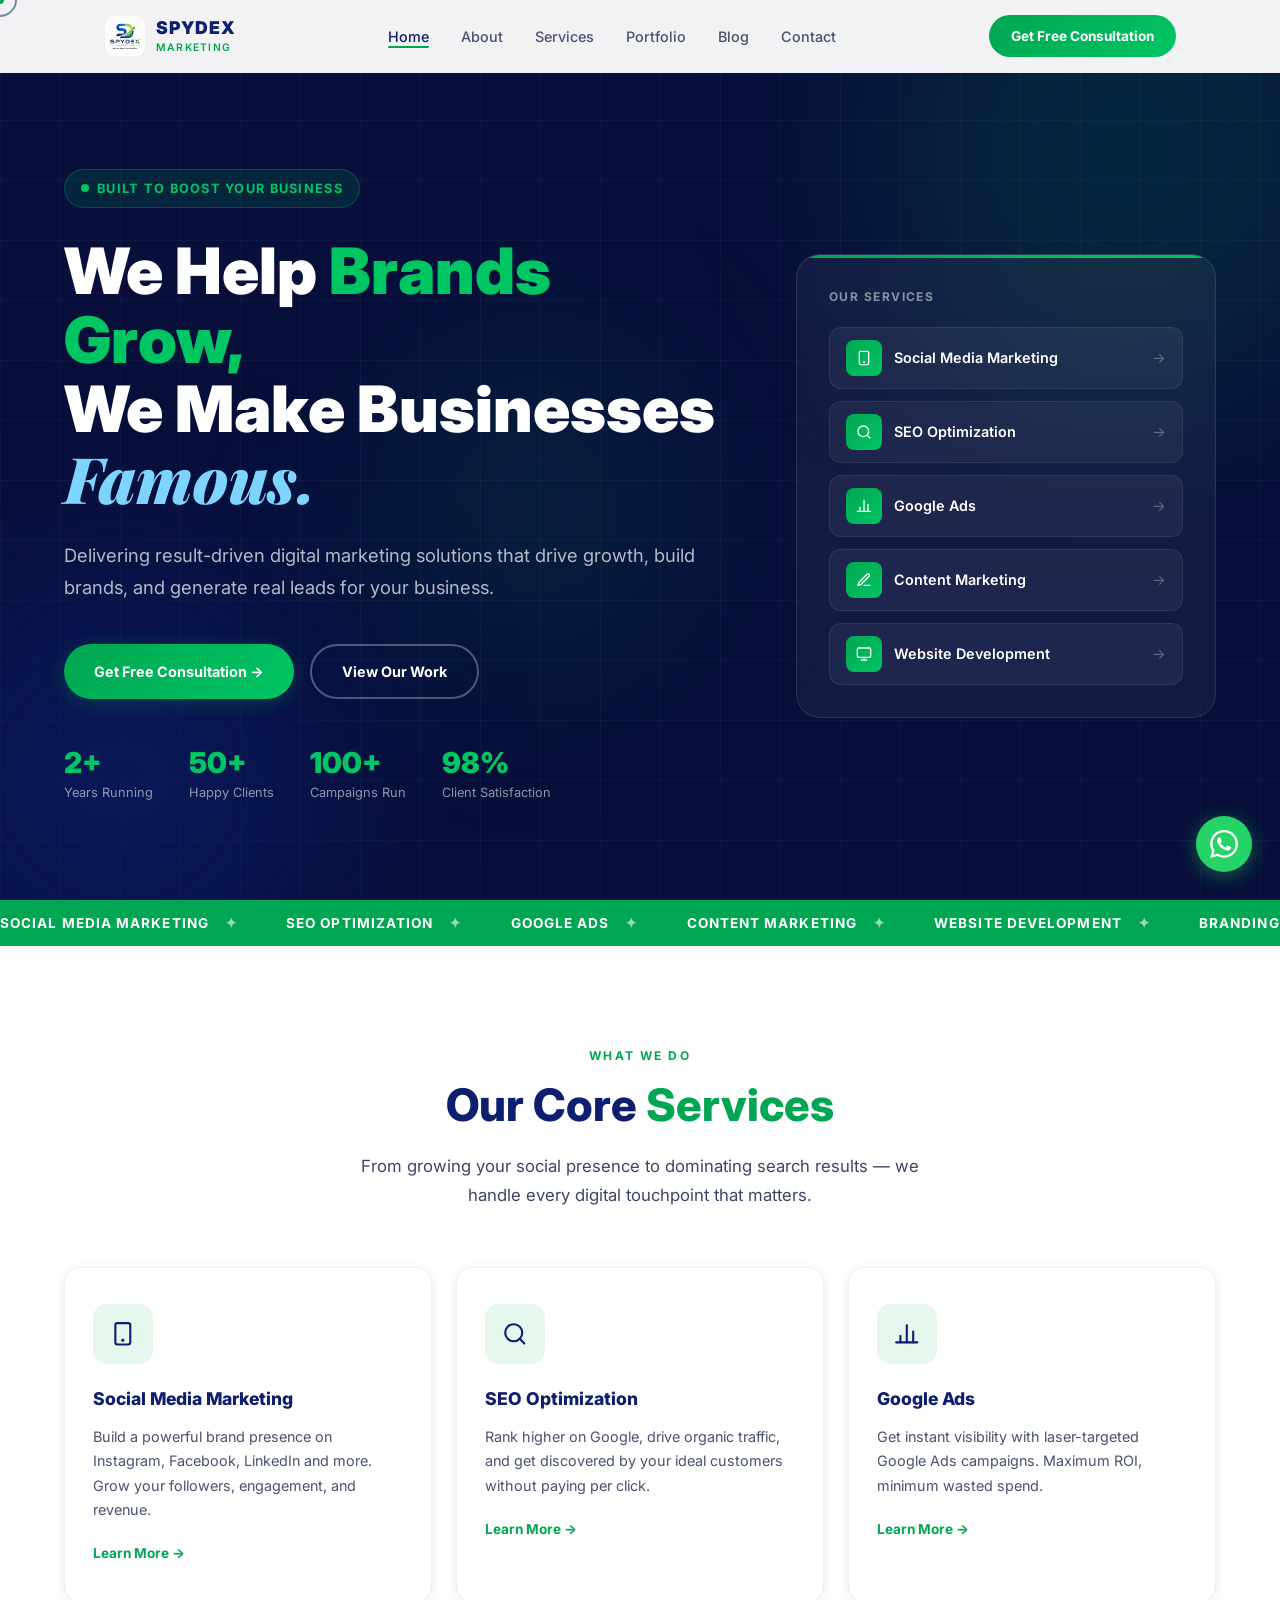
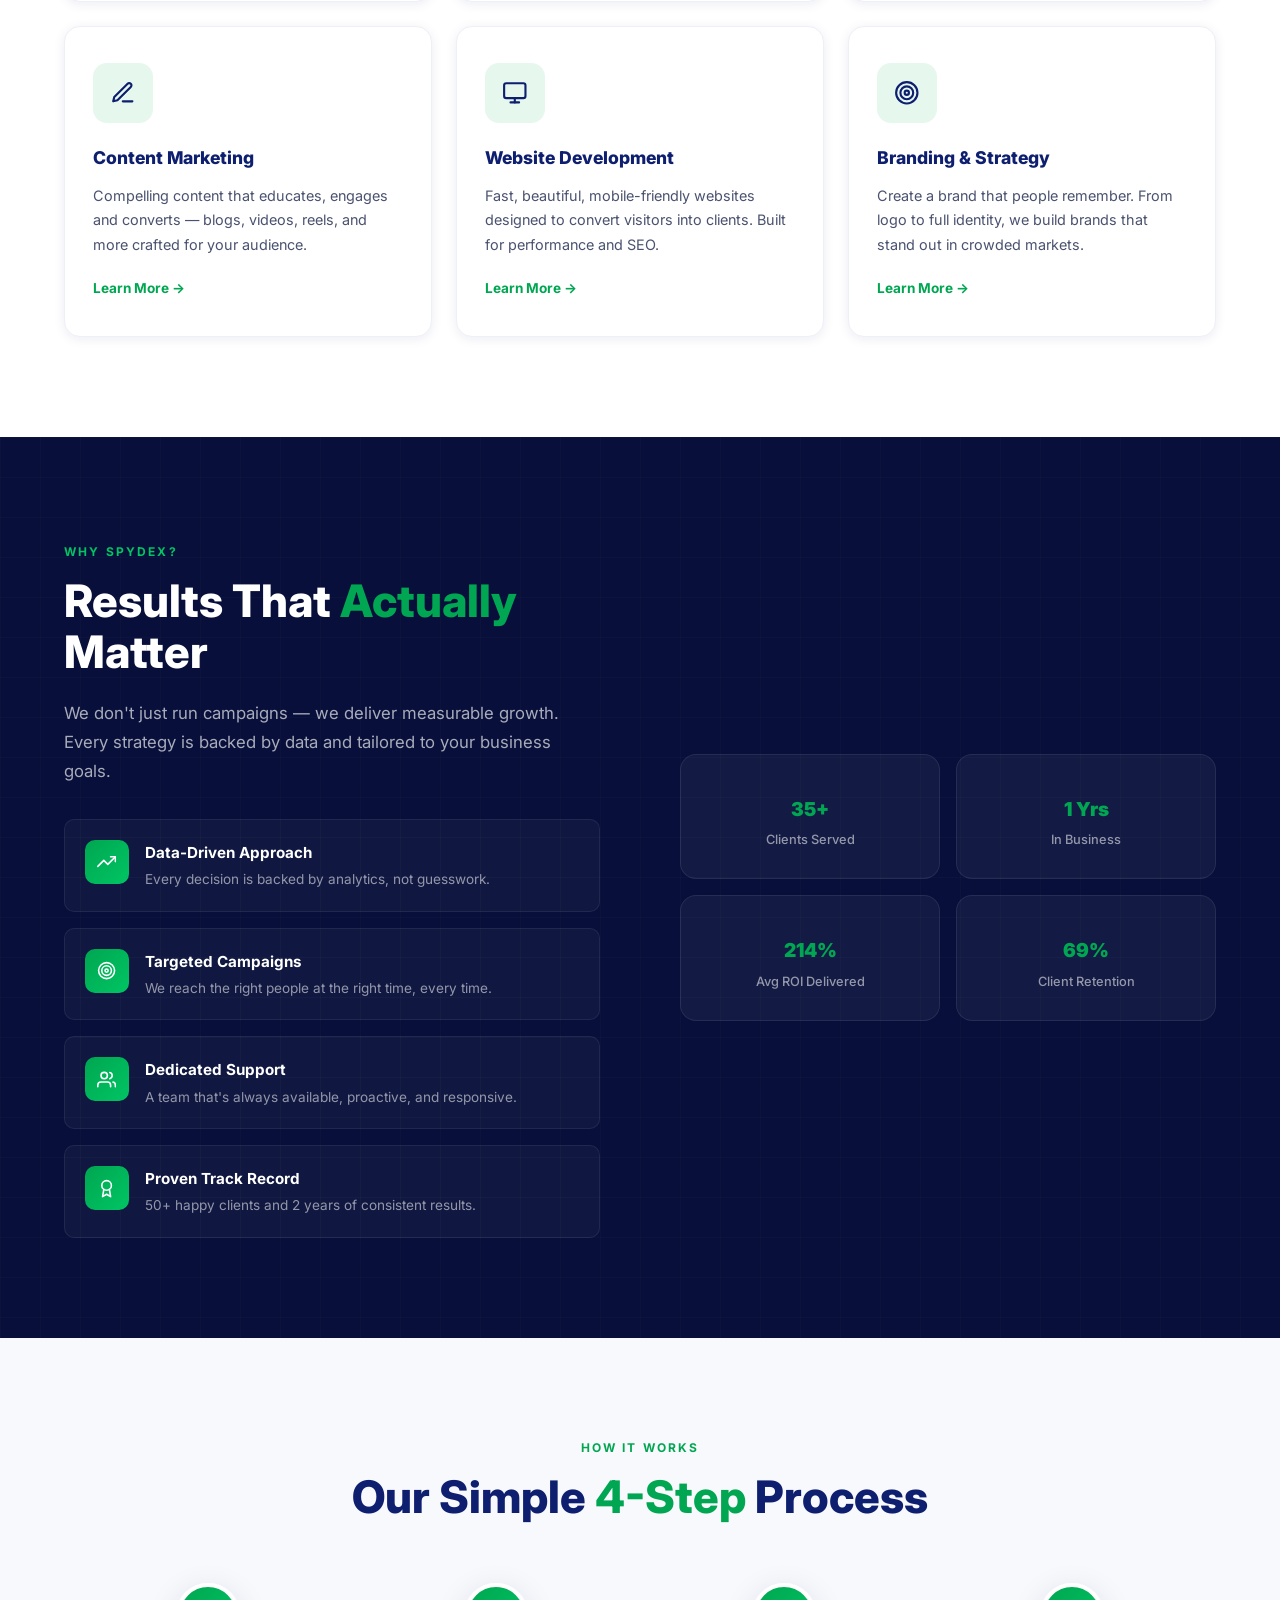
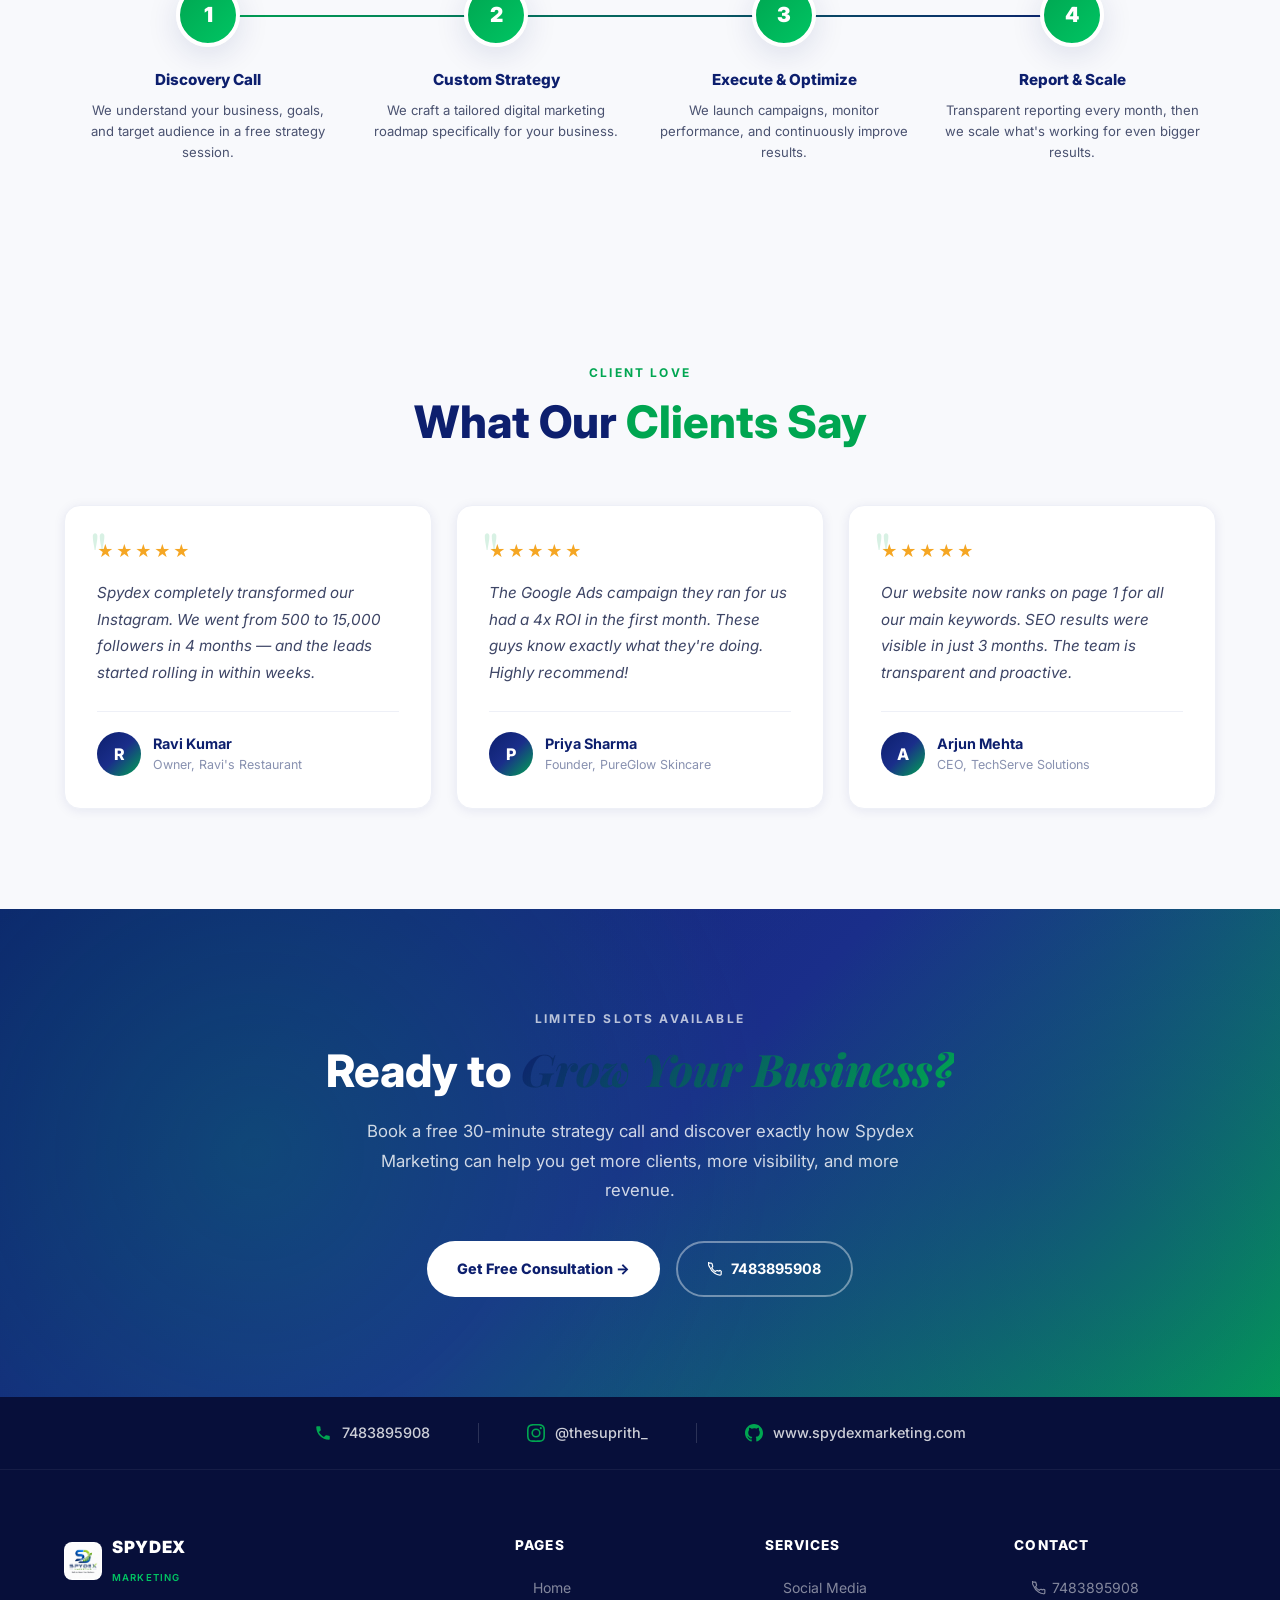
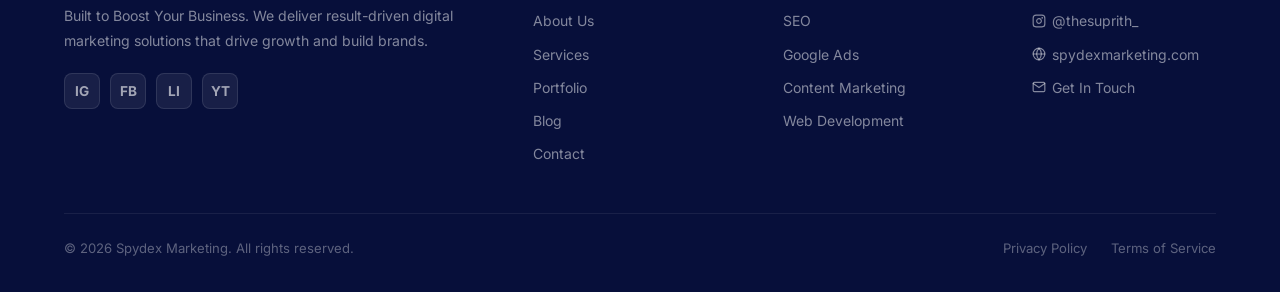
<file: index.html>
<!DOCTYPE html>
<html lang="en">
<head>
  <meta charset="UTF-8"/>
  <meta name="viewport" content="width=device-width, initial-scale=1.0"/>
  <title>Spydex Marketing — Built to Boost Your Business</title>
  <meta name="description" content="Spydex Marketing is a result-driven digital marketing agency. We help brands grow through Social Media, SEO, Google Ads, Content & Web Development."/>
  <meta name="keywords" content="digital marketing agency, social media marketing, SEO services, Google Ads, content marketing, website development, Spydex Marketing"/>
  <meta name="author" content="Spydex Marketing"/>
  <meta name="robots" content="index, follow"/>
  <link rel="canonical" href="https://www.spydexmarketing.com/"/>
  <!-- Open Graph -->
  <meta property="og:type" content="website"/>
  <meta property="og:title" content="Spydex Marketing — Built to Boost Your Business"/>
  <meta property="og:description" content="Result-driven digital marketing agency helping brands grow through Social Media, SEO, Google Ads, Content & Web Development."/>
  <meta property="og:url" content="https://www.spydexmarketing.com/"/>
  <meta property="og:site_name" content="Spydex Marketing"/>
  <meta property="og:image" content="https://www.spydexmarketing.com/favicon.svg"/>
  <!-- Twitter Card -->
  <meta name="twitter:card" content="summary"/>
  <meta name="twitter:title" content="Spydex Marketing — Built to Boost Your Business"/>
  <meta name="twitter:description" content="Result-driven digital marketing agency. Social Media, SEO, Google Ads, Content & Web Development."/>
  <!-- Schema.org LocalBusiness -->
  <script type="application/ld+json">{"@context":"https://schema.org","@type":"MarketingAgency","name":"Spydex Marketing","url":"https://www.spydexmarketing.com","telephone":"+917483895908","description":"Result-driven digital marketing agency helping businesses grow online through Social Media, SEO, Google Ads, and Web Development.","sameAs":["https://instagram.com/thesuprith_"],"contactPoint":{"@type":"ContactPoint","telephone":"+917483895908","contactType":"Customer Service","availableLanguage":"English"}}</script>
  <link rel="icon" type="image/jpeg" href="logo.jpg"/>
  <link rel="preconnect" href="https://fonts.googleapis.com"/>
  <link rel="preconnect" href="https://fonts.gstatic.com" crossorigin/>
  <link href="https://fonts.googleapis.com/css2?family=Inter:wght@300;400;500;600;700;800;900&family=Playfair+Display:ital,wght@0,700;1,700&display=swap" rel="stylesheet"/>
  <link rel="stylesheet" href="style.css"/>
</head>
<body>

<!-- NAV -->
<nav class="nav" id="nav">
  <div class="nav-inner">
    <a href="index.html" class="nav-logo">
      <div class="nav-logo-icon"><img src="logo.jpg" alt="Spydex Marketing"/></div>
      <div class="nav-logo-text"><strong>SPYDEX</strong><span>Marketing</span></div>
    </a>
    <ul class="nav-links">
      <li><a href="index.html" class="active">Home</a></li>
      <li><a href="about.html">About</a></li>
      <li><a href="services.html">Services</a></li>
      <li><a href="portfolio.html">Portfolio</a></li>
      <li><a href="blog.html">Blog</a></li>
      <li><a href="contact.html">Contact</a></li>
    </ul>
    <a href="contact.html" class="nav-cta">Get Free Consultation</a>
    <button class="hamburger" id="hamburger"><span></span><span></span><span></span></button>
  </div>
</nav>
<div class="mobile-nav" id="mobileNav">
  <ul>
    <li><a href="index.html">Home</a></li>
    <li><a href="about.html">About</a></li>
    <li><a href="services.html">Services</a></li>
    <li><a href="portfolio.html">Portfolio</a></li>
    <li><a href="blog.html">Blog</a></li>
    <li><a href="contact.html">Contact</a></li>
  </ul>
  <a href="contact.html" class="nav-cta btn btn-primary" style="margin-top:16px">Get Free Consultation</a>
</div>

<!-- HERO -->
<section class="hero">
  <div class="hero-grid-bg"></div>
  <div class="hero-glow glow-1"></div>
  <div class="hero-glow glow-2"></div>
  <div class="hero-glow glow-3"></div>
  <div class="container">
    <div class="hero-inner">
      <div class="hero-content">
        <div class="hero-eyebrow">Built to Boost Your Business</div>
        <h1 class="hero-h1">
          We Help <span>Brands Grow,</span><br/>
          We Make Businesses <em>Famous.</em>
        </h1>
        <p class="hero-sub">
          Delivering result-driven digital marketing solutions that drive growth, build brands, and generate real leads for your business.
        </p>
        <div class="hero-actions">
          <a href="contact.html" class="btn btn-primary">Get Free Consultation →</a>
          <a href="portfolio.html" class="btn btn-outline" style="border-color:rgba(255,255,255,0.3);color:white;">View Our Work</a>
        </div>
        <div class="hero-stats">
          <div class="hero-stat">
            <div class="hero-stat-num"><span data-target="2" data-suffix="+">0+</span></div>
            <div class="hero-stat-label">Years Running</div>
          </div>
          <div class="hero-stat">
            <div class="hero-stat-num"><span data-target="50" data-suffix="+">0+</span></div>
            <div class="hero-stat-label">Happy Clients</div>
          </div>
          <div class="hero-stat">
            <div class="hero-stat-num"><span data-target="100" data-suffix="+">0+</span></div>
            <div class="hero-stat-label">Campaigns Run</div>
          </div>
          <div class="hero-stat">
            <div class="hero-stat-num"><span data-target="98" data-suffix="%">0%</span></div>
            <div class="hero-stat-label">Client Satisfaction</div>
          </div>
        </div>
      </div>
      <div class="hero-visual">
        <div class="hero-card">
          <div class="hero-card-title">Our Services</div>
          <div class="hero-services">
            <div class="hero-service-item"><div class="hero-service-icon"><svg class="icon"><use href="#ic-smartphone"/></svg></div><span class="hero-service-name">Social Media Marketing</span><span class="hero-service-arrow">→</span></div>
            <div class="hero-service-item"><div class="hero-service-icon"><svg class="icon"><use href="#ic-search"/></svg></div><span class="hero-service-name">SEO Optimization</span><span class="hero-service-arrow">→</span></div>
            <div class="hero-service-item"><div class="hero-service-icon"><svg class="icon"><use href="#ic-chartbar"/></svg></div><span class="hero-service-name">Google Ads</span><span class="hero-service-arrow">→</span></div>
            <div class="hero-service-item"><div class="hero-service-icon"><svg class="icon"><use href="#ic-pen"/></svg></div><span class="hero-service-name">Content Marketing</span><span class="hero-service-arrow">→</span></div>
            <div class="hero-service-item"><div class="hero-service-icon"><svg class="icon"><use href="#ic-monitor"/></svg></div><span class="hero-service-name">Website Development</span><span class="hero-service-arrow">→</span></div>
          </div>
        </div>
      </div>
    </div>
  </div>
</section>

<!-- MOBILE SERVICES SECTION (hidden on desktop) -->
<section class="mobile-services-section">
  <div class="container">
    <p class="mobile-services-intro">From growing your social presence to dominating search results — we handle every digital touchpoint that matters.</p>
    <div class="mobile-services-grid">
      <a href="services.html" class="mobile-svc-card">
        <div class="mobile-svc-icon"><svg class="icon"><use href="#ic-smartphone"/></svg></div>
        <div class="mobile-svc-body">
          <h3>Social Media Marketing</h3>
          <p>Build a powerful brand presence on Instagram, Facebook, LinkedIn and more. Grow your followers, engagement, and revenue.</p>
          <span class="mobile-svc-link">Learn More →</span>
        </div>
      </a>
      <a href="services.html" class="mobile-svc-card">
        <div class="mobile-svc-icon"><svg class="icon"><use href="#ic-search"/></svg></div>
        <div class="mobile-svc-body">
          <h3>SEO Optimization</h3>
          <p>Rank higher on Google, drive organic traffic, and get discovered by your ideal customers without paying per click.</p>
          <span class="mobile-svc-link">Learn More →</span>
        </div>
      </a>
      <a href="services.html" class="mobile-svc-card">
        <div class="mobile-svc-icon"><svg class="icon"><use href="#ic-chartbar"/></svg></div>
        <div class="mobile-svc-body">
          <h3>Google Ads</h3>
          <p>Get instant visibility with laser-targeted Google Ads campaigns. Maximum ROI, minimum wasted spend.</p>
          <span class="mobile-svc-link">Learn More →</span>
        </div>
      </a>
      <a href="services.html" class="mobile-svc-card">
        <div class="mobile-svc-icon"><svg class="icon"><use href="#ic-pen"/></svg></div>
        <div class="mobile-svc-body">
          <h3>Content Marketing</h3>
          <p>Compelling content that educates, engages and converts — blogs, videos, reels, and more crafted for your audience.</p>
          <span class="mobile-svc-link">Learn More →</span>
        </div>
      </a>
      <a href="services.html" class="mobile-svc-card">
        <div class="mobile-svc-icon"><svg class="icon"><use href="#ic-monitor"/></svg></div>
        <div class="mobile-svc-body">
          <h3>Website Development</h3>
          <p>Fast, beautiful, mobile-friendly websites designed to convert visitors into clients. Built for performance and SEO.</p>
          <span class="mobile-svc-link">Learn More →</span>
        </div>
      </a>
      <a href="services.html" class="mobile-svc-card">
        <div class="mobile-svc-icon"><svg class="icon"><use href="#ic-target"/></svg></div>
        <div class="mobile-svc-body">
          <h3>Branding & Strategy</h3>
          <p>Create a brand that people remember. From logo to full identity, we build brands that stand out in crowded markets.</p>
          <span class="mobile-svc-link">Learn More →</span>
        </div>
      </a>
    </div>
  </div>
</section>

<!-- TICKER -->
<div class="ticker">
  <div class="ticker-track">
    <span class="ticker-item">Social Media Marketing</span>
    <span class="ticker-item">SEO Optimization</span>
    <span class="ticker-item">Google Ads</span>
    <span class="ticker-item">Content Marketing</span>
    <span class="ticker-item">Website Development</span>
    <span class="ticker-item">Branding & Strategy</span>
    <span class="ticker-item">Performance Marketing</span>
    <span class="ticker-item">Lead Generation</span>
    <span class="ticker-item">Social Media Marketing</span>
    <span class="ticker-item">SEO Optimization</span>
    <span class="ticker-item">Google Ads</span>
    <span class="ticker-item">Content Marketing</span>
    <span class="ticker-item">Website Development</span>
    <span class="ticker-item">Branding & Strategy</span>
    <span class="ticker-item">Performance Marketing</span>
    <span class="ticker-item">Lead Generation</span>
  </div>
</div>

<!-- SERVICES OVERVIEW -->
<section class="section" id="services">
  <div class="container">
    <div class="label center reveal">What We Do</div>
    <h2 class="title center reveal">Our Core <span>Services</span></h2>
    <p class="body-text text-center reveal" style="max-width:560px;margin:0 auto 0;">
      From growing your social presence to dominating search results — we handle every digital touchpoint that matters.
    </p>
    <div class="services-grid">
      <div class="service-card reveal">
        <div class="service-icon"><svg class="icon"><use href="#ic-smartphone"/></svg></div>
        <h3>Social Media Marketing</h3>
        <p>Build a powerful brand presence on Instagram, Facebook, LinkedIn and more. Grow your followers, engagement, and revenue.</p>
        <a href="services.html" class="service-link">Learn More →</a>
      </div>
      <div class="service-card reveal">
        <div class="service-icon"><svg class="icon"><use href="#ic-search"/></svg></div>
        <h3>SEO Optimization</h3>
        <p>Rank higher on Google, drive organic traffic, and get discovered by your ideal customers without paying per click.</p>
        <a href="services.html" class="service-link">Learn More →</a>
      </div>
      <div class="service-card reveal">
        <div class="service-icon"><svg class="icon"><use href="#ic-chartbar"/></svg></div>
        <h3>Google Ads</h3>
        <p>Get instant visibility with laser-targeted Google Ads campaigns. Maximum ROI, minimum wasted spend.</p>
        <a href="services.html" class="service-link">Learn More →</a>
      </div>
      <div class="service-card reveal">
        <div class="service-icon"><svg class="icon"><use href="#ic-pen"/></svg></div>
        <h3>Content Marketing</h3>
        <p>Compelling content that educates, engages and converts — blogs, videos, reels, and more crafted for your audience.</p>
        <a href="services.html" class="service-link">Learn More →</a>
      </div>
      <div class="service-card reveal">
        <div class="service-icon"><svg class="icon"><use href="#ic-monitor"/></svg></div>
        <h3>Website Development</h3>
        <p>Fast, beautiful, mobile-friendly websites designed to convert visitors into clients. Built for performance and SEO.</p>
        <a href="services.html" class="service-link">Learn More →</a>
      </div>
      <div class="service-card reveal">
        <div class="service-icon"><svg class="icon"><use href="#ic-target"/></svg></div>
        <h3>Branding & Strategy</h3>
        <p>Create a brand that people remember. From logo to full identity, we build brands that stand out in crowded markets.</p>
        <a href="services.html" class="service-link">Learn More →</a>
      </div>
    </div>
  </div>
</section>

<!-- WHY CHOOSE US -->
<section class="why section">
  <div class="why-grid-bg"></div>
  <div class="container">
    <div class="why-inner">
      <div class="why-left">
        <div class="label reveal">Why Spydex?</div>
        <h2 class="title reveal">Results That <span>Actually</span> Matter</h2>
        <p class="body-text reveal">We don't just run campaigns — we deliver measurable growth. Every strategy is backed by data and tailored to your business goals.</p>
        <div class="why-features">
          <div class="why-feature reveal">
            <div class="why-feature-icon"><svg class="icon"><use href="#ic-trending"/></svg></div>
            <div><h4>Data-Driven Approach</h4><p>Every decision is backed by analytics, not guesswork.</p></div>
          </div>
          <div class="why-feature reveal">
            <div class="why-feature-icon"><svg class="icon"><use href="#ic-target"/></svg></div>
            <div><h4>Targeted Campaigns</h4><p>We reach the right people at the right time, every time.</p></div>
          </div>
          <div class="why-feature reveal">
            <div class="why-feature-icon"><svg class="icon"><use href="#ic-users"/></svg></div>
            <div><h4>Dedicated Support</h4><p>A team that's always available, proactive, and responsive.</p></div>
          </div>
          <div class="why-feature reveal">
            <div class="why-feature-icon"><svg class="icon"><use href="#ic-award"/></svg></div>
            <div><h4>Proven Track Record</h4><p>50+ happy clients and 2 years of consistent results.</p></div>
          </div>
        </div>
      </div>
      <div class="why-right">
        <div class="why-stat-card reveal">
          <div class="num"><span data-target="50" data-suffix="+">0+</span></div>
          <div class="lbl">Clients Served</div>
        </div>
        <div class="why-stat-card reveal">
          <div class="num"><span data-target="2" data-suffix=" Yrs">0</span></div>
          <div class="lbl">In Business</div>
        </div>
        <div class="why-stat-card reveal">
          <div class="num"><span data-target="300" data-suffix="%">0%</span></div>
          <div class="lbl">Avg ROI Delivered</div>
        </div>
        <div class="why-stat-card reveal">
          <div class="num"><span data-target="98" data-suffix="%">0%</span></div>
          <div class="lbl">Client Retention</div>
        </div>
      </div>
    </div>
  </div>
</section>

<!-- PROCESS -->
<section class="section" style="background:var(--gray-50)">
  <div class="container">
    <div class="label center reveal">How It Works</div>
    <h2 class="title center reveal">Our Simple <span>4-Step</span> Process</h2>
    <div class="process-steps">
      <div class="process-step reveal">
        <div class="step-num">1</div>
        <h4>Discovery Call</h4>
        <p>We understand your business, goals, and target audience in a free strategy session.</p>
      </div>
      <div class="process-step reveal">
        <div class="step-num">2</div>
        <h4>Custom Strategy</h4>
        <p>We craft a tailored digital marketing roadmap specifically for your business.</p>
      </div>
      <div class="process-step reveal">
        <div class="step-num">3</div>
        <h4>Execute & Optimize</h4>
        <p>We launch campaigns, monitor performance, and continuously improve results.</p>
      </div>
      <div class="process-step reveal">
        <div class="step-num">4</div>
        <h4>Report & Scale</h4>
        <p>Transparent reporting every month, then we scale what's working for even bigger results.</p>
      </div>
    </div>
  </div>
</section>

<!-- TESTIMONIALS -->
<section class="testimonials section">
  <div class="container">
    <div class="label center reveal">Client Love</div>
    <h2 class="title center reveal">What Our <span>Clients Say</span></h2>
    <div class="testimonials-grid">
      <div class="testi-card reveal">
        <div class="testi-stars">★★★★★</div>
        <p class="testi-text">Spydex completely transformed our Instagram. We went from 500 to 15,000 followers in 4 months — and the leads started rolling in within weeks.</p>
        <div class="testi-author">
          <div class="testi-avatar">R</div>
          <div><div class="testi-name">Ravi Kumar</div><div class="testi-role">Owner, Ravi's Restaurant</div></div>
        </div>
      </div>
      <div class="testi-card reveal">
        <div class="testi-stars">★★★★★</div>
        <p class="testi-text">The Google Ads campaign they ran for us had a 4x ROI in the first month. These guys know exactly what they're doing. Highly recommend!</p>
        <div class="testi-author">
          <div class="testi-avatar">P</div>
          <div><div class="testi-name">Priya Sharma</div><div class="testi-role">Founder, PureGlow Skincare</div></div>
        </div>
      </div>
      <div class="testi-card reveal">
        <div class="testi-stars">★★★★★</div>
        <p class="testi-text">Our website now ranks on page 1 for all our main keywords. SEO results were visible in just 3 months. The team is transparent and proactive.</p>
        <div class="testi-author">
          <div class="testi-avatar">A</div>
          <div><div class="testi-name">Arjun Mehta</div><div class="testi-role">CEO, TechServe Solutions</div></div>
        </div>
      </div>
    </div>
  </div>
</section>

<!-- CTA -->
<section class="cta-section">
  <div class="container cta-inner">
    <div class="label center reveal" style="color:rgba(255,255,255,0.7)">Limited Slots Available</div>
    <h2 class="title center reveal" style="color:white;">Ready to <em>Grow Your Business?</em></h2>
    <p class="body-text reveal">Book a free 30-minute strategy call and discover exactly how Spydex Marketing can help you get more clients, more visibility, and more revenue.</p>
    <div class="cta-actions reveal">
      <a href="contact.html" class="btn btn-white">Get Free Consultation →</a>
      <a href="tel:7483895908" class="btn btn-outline" style="border-color:rgba(255,255,255,0.4);color:white;"><svg class="icon"><use href="#ic-phone"/></svg> 7483895908</a>
    </div>
  </div>
</section>

<!-- CONTACT STRIP -->
<div class="contact-strip">
  <div class="contact-strip-inner">
    <div class="contact-strip-item">
      <svg viewBox="0 0 24 24"><path d="M6.62 10.79c1.44 2.83 3.76 5.14 6.59 6.59l2.2-2.2c.27-.27.67-.36 1.02-.24 1.12.37 2.33.57 3.57.57.55 0 1 .45 1 1V20c0 .55-.45 1-1 1-9.39 0-17-7.61-17-17 0-.55.45-1 1-1h3.5c.55 0 1 .45 1 1 0 1.25.2 2.45.57 3.57.11.35.03.74-.25 1.02l-2.2 2.2z"/></svg>
      <a href="tel:7483895908">7483895908</a>
    </div>
    <div class="contact-strip-sep"></div>
    <div class="contact-strip-item">
      <svg viewBox="0 0 24 24"><path d="M12 2.163c3.204 0 3.584.012 4.85.07 3.252.148 4.771 1.691 4.919 4.919.058 1.265.069 1.645.069 4.849 0 3.205-.012 3.584-.069 4.849-.149 3.225-1.664 4.771-4.919 4.919-1.266.058-1.644.07-4.85.07-3.204 0-3.584-.012-4.849-.07-3.26-.149-4.771-1.699-4.919-4.92-.058-1.265-.07-1.644-.07-4.849 0-3.204.013-3.583.07-4.849.149-3.227 1.664-4.771 4.919-4.919 1.266-.057 1.645-.069 4.849-.069zM12 0C8.741 0 8.333.014 7.053.072 2.695.272.273 2.69.073 7.052.014 8.333 0 8.741 0 12c0 3.259.014 3.668.072 4.948.2 4.358 2.618 6.78 6.98 6.98C8.333 23.986 8.741 24 12 24c3.259 0 3.668-.014 4.948-.072 4.354-.2 6.782-2.618 6.979-6.98.059-1.28.073-1.689.073-4.948 0-3.259-.014-3.667-.072-4.947-.196-4.354-2.617-6.78-6.979-6.98C15.668.014 15.259 0 12 0zm0 5.838a6.162 6.162 0 100 12.324 6.162 6.162 0 000-12.324zM12 16a4 4 0 110-8 4 4 0 010 8zm6.406-11.845a1.44 1.44 0 100 2.881 1.44 1.44 0 000-2.881z"/></svg>
      <a href="https://instagram.com/thesuprith_" target="_blank">@thesuprith_</a>
    </div>
    <div class="contact-strip-sep"></div>
    <div class="contact-strip-item">
      <svg viewBox="0 0 24 24"><path d="M12 0C5.374 0 0 5.373 0 12c0 5.302 3.438 9.8 8.207 11.387.599.111.793-.261.793-.577v-2.234c-3.338.726-4.033-1.416-4.033-1.416-.546-1.387-1.333-1.756-1.333-1.756-1.089-.745.083-.729.083-.729 1.205.084 1.839 1.237 1.839 1.237 1.07 1.834 2.807 1.304 3.492.997.107-.775.418-1.305.762-1.604-2.665-.305-5.467-1.334-5.467-5.931 0-1.311.469-2.381 1.236-3.221-.124-.303-.535-1.524.117-3.176 0 0 1.008-.322 3.301 1.23A11.509 11.509 0 0112 5.803c1.02.005 2.047.138 3.006.404 2.291-1.552 3.297-1.23 3.297-1.23.653 1.653.242 2.874.118 3.176.77.84 1.235 1.911 1.235 3.221 0 4.609-2.807 5.624-5.479 5.921.43.372.823 1.102.823 2.222v3.293c0 .319.192.694.801.576C20.566 21.797 24 17.3 24 12c0-6.627-5.373-12-12-12z"/></svg>
      <a href="https://www.spydexmarketing.com" target="_blank">www.spydexmarketing.com</a>
    </div>
  </div>
</div>

<!-- FOOTER -->
<footer class="footer">
  <div class="container">
    <div class="footer-grid">
      <div class="footer-brand">
        <div class="footer-logo">
          <div class="footer-logo-icon"><img src="logo.jpg" alt="Spydex Marketing"/></div>
          <div><strong>SPYDEX</strong><span>Marketing</span></div>
        </div>
        <p class="footer-desc">Built to Boost Your Business. We deliver result-driven digital marketing solutions that drive growth and build brands.</p>
        <div class="footer-social">
          <a href="https://instagram.com/thesuprith_" target="_blank">IG</a>
          <a href="#" target="_blank">FB</a>
          <a href="#" target="_blank">LI</a>
          <a href="#" target="_blank">YT</a>
        </div>
      </div>
      <div class="footer-col">
        <h4>Pages</h4>
        <ul>
          <li><a href="index.html">Home</a></li>
          <li><a href="about.html">About Us</a></li>
          <li><a href="services.html">Services</a></li>
          <li><a href="portfolio.html">Portfolio</a></li>
          <li><a href="blog.html">Blog</a></li>
          <li><a href="contact.html">Contact</a></li>
        </ul>
      </div>
      <div class="footer-col">
        <h4>Services</h4>
        <ul>
          <li><a href="services.html">Social Media</a></li>
          <li><a href="services.html">SEO</a></li>
          <li><a href="services.html">Google Ads</a></li>
          <li><a href="services.html">Content Marketing</a></li>
          <li><a href="services.html">Web Development</a></li>
        </ul>
      </div>
      <div class="footer-col">
        <h4>Contact</h4>
        <ul>
          <li><a href="tel:7483895908"><svg class="icon"><use href="#ic-phone"/></svg> 7483895908</a></li>
          <li><a href="https://instagram.com/thesuprith_"><svg class="icon"><use href="#ic-instagram"/></svg> @thesuprith_</a></li>
          <li><a href="https://www.spydexmarketing.com"><svg class="icon"><use href="#ic-globe"/></svg> spydexmarketing.com</a></li>
          <li><a href="contact.html"><svg class="icon"><use href="#ic-mail"/></svg> Get In Touch</a></li>
        </ul>
      </div>
    </div>
    <div class="footer-bottom">
      <p>© 2026 Spydex Marketing. All rights reserved.</p>
      <div class="footer-bottom-links">
        <a href="privacy.html">Privacy Policy</a>
        <a href="#">Terms of Service</a>
      </div>
    </div>
  </div>
</footer>

<!-- WHATSAPP -->
<a href="https://wa.me/917483895908?text=Hi%20Spydex%2C%20I%27m%20interested%20in%20your%20digital%20marketing%20services." class="wa-float" target="_blank" aria-label="WhatsApp">
  <svg viewBox="0 0 24 24"><path d="M17.472 14.382c-.297-.149-1.758-.867-2.03-.967-.273-.099-.471-.148-.67.15-.197.297-.767.966-.94 1.164-.173.199-.347.223-.644.075-.297-.15-1.255-.463-2.39-1.475-.883-.788-1.48-1.761-1.653-2.059-.173-.297-.018-.458.13-.606.134-.133.298-.347.446-.52.149-.174.198-.298.298-.497.099-.198.05-.371-.025-.52-.075-.149-.669-1.612-.916-2.207-.242-.579-.487-.5-.669-.51-.173-.008-.371-.01-.57-.01-.198 0-.52.074-.792.372-.272.297-1.04 1.016-1.04 2.479 0 1.462 1.065 2.875 1.213 3.074.149.198 2.096 3.2 5.077 4.487.709.306 1.262.489 1.694.625.712.227 1.36.195 1.871.118.571-.085 1.758-.719 2.006-1.413.248-.694.248-1.289.173-1.413-.074-.124-.272-.198-.57-.347m-5.421 7.403h-.004a9.87 9.87 0 01-5.031-1.378l-.361-.214-3.741.982.998-3.648-.235-.374a9.86 9.86 0 01-1.51-5.26c.001-5.45 4.436-9.884 9.888-9.884 2.64 0 5.122 1.03 6.988 2.898a9.825 9.825 0 012.893 6.994c-.003 5.45-4.437 9.884-9.885 9.884m8.413-18.297A11.815 11.815 0 0012.05 0C5.495 0 .16 5.335.157 11.892c0 2.096.547 4.142 1.588 5.945L.057 24l6.305-1.654a11.882 11.882 0 005.683 1.448h.005c6.554 0 11.89-5.335 11.893-11.893a11.821 11.821 0 00-3.48-8.413z"/></svg>
</a>

<script src="script.js"></script>
</body>
</html>
</file>
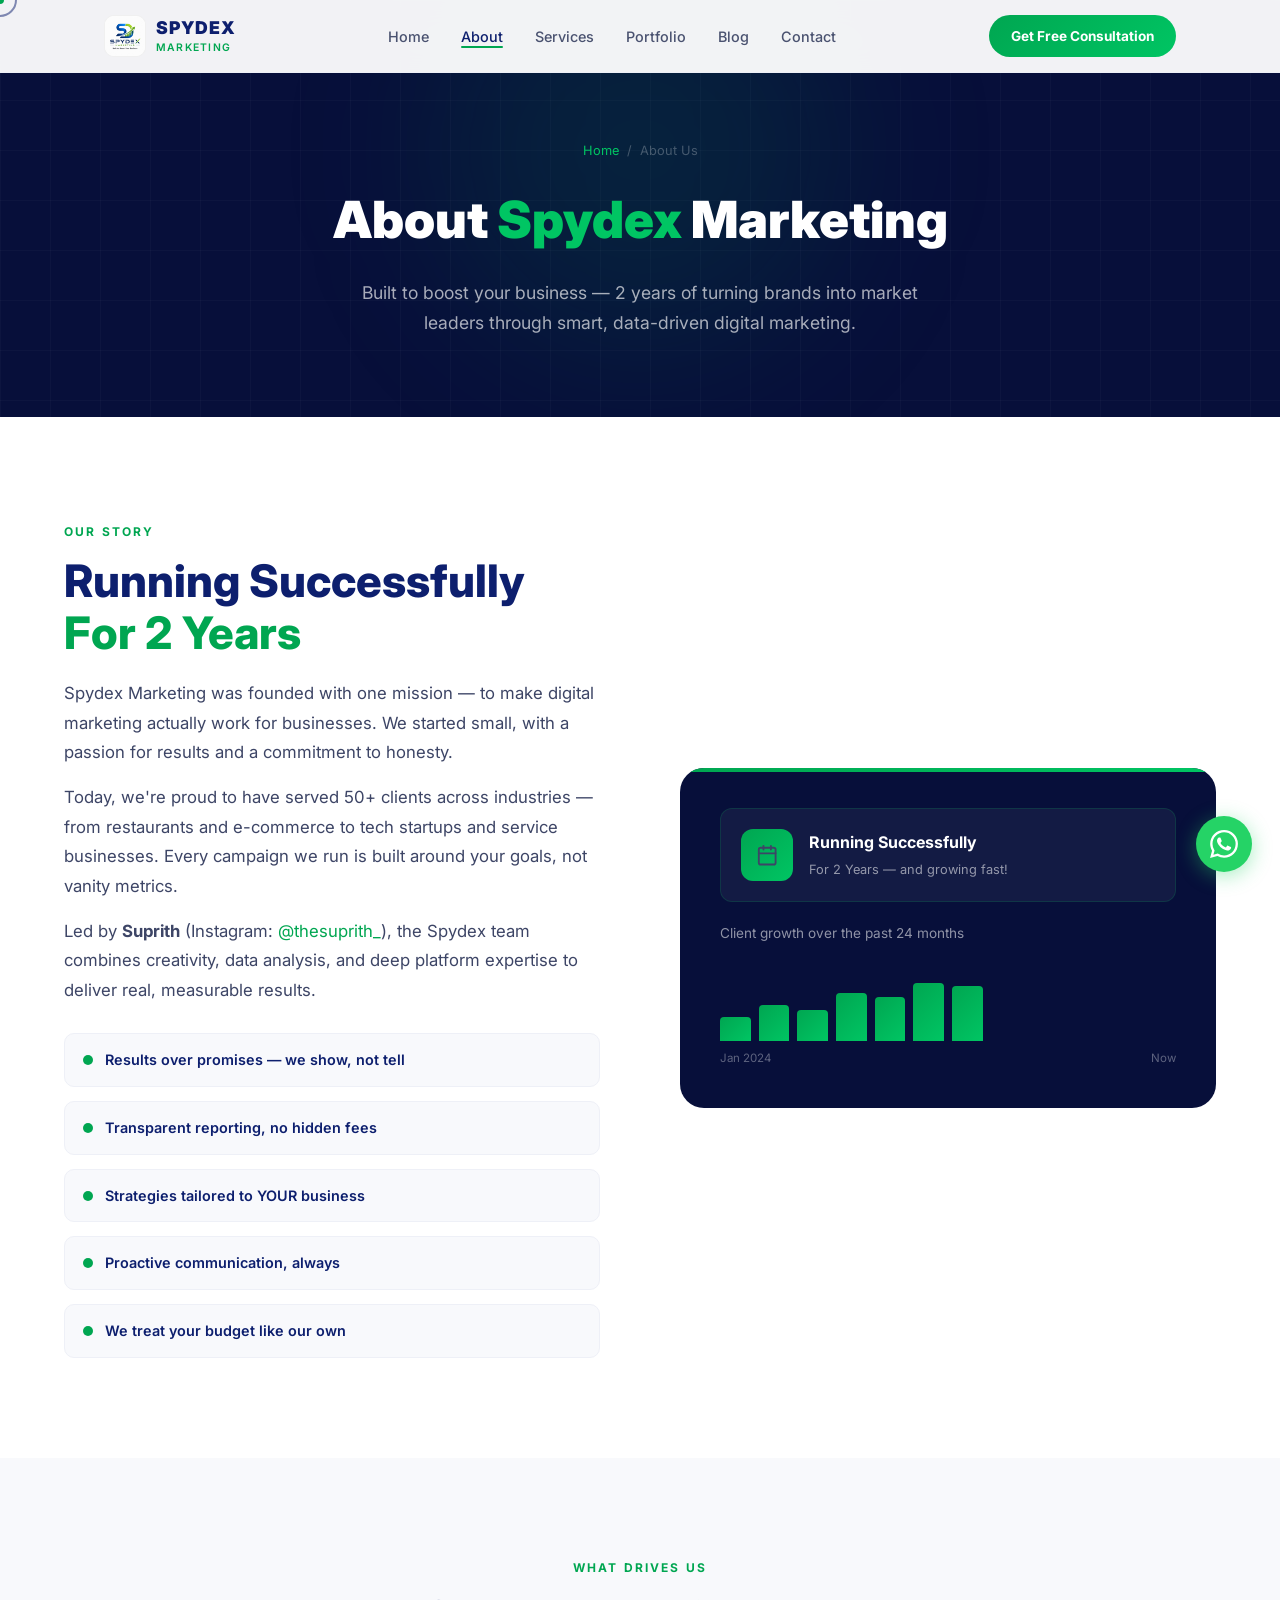
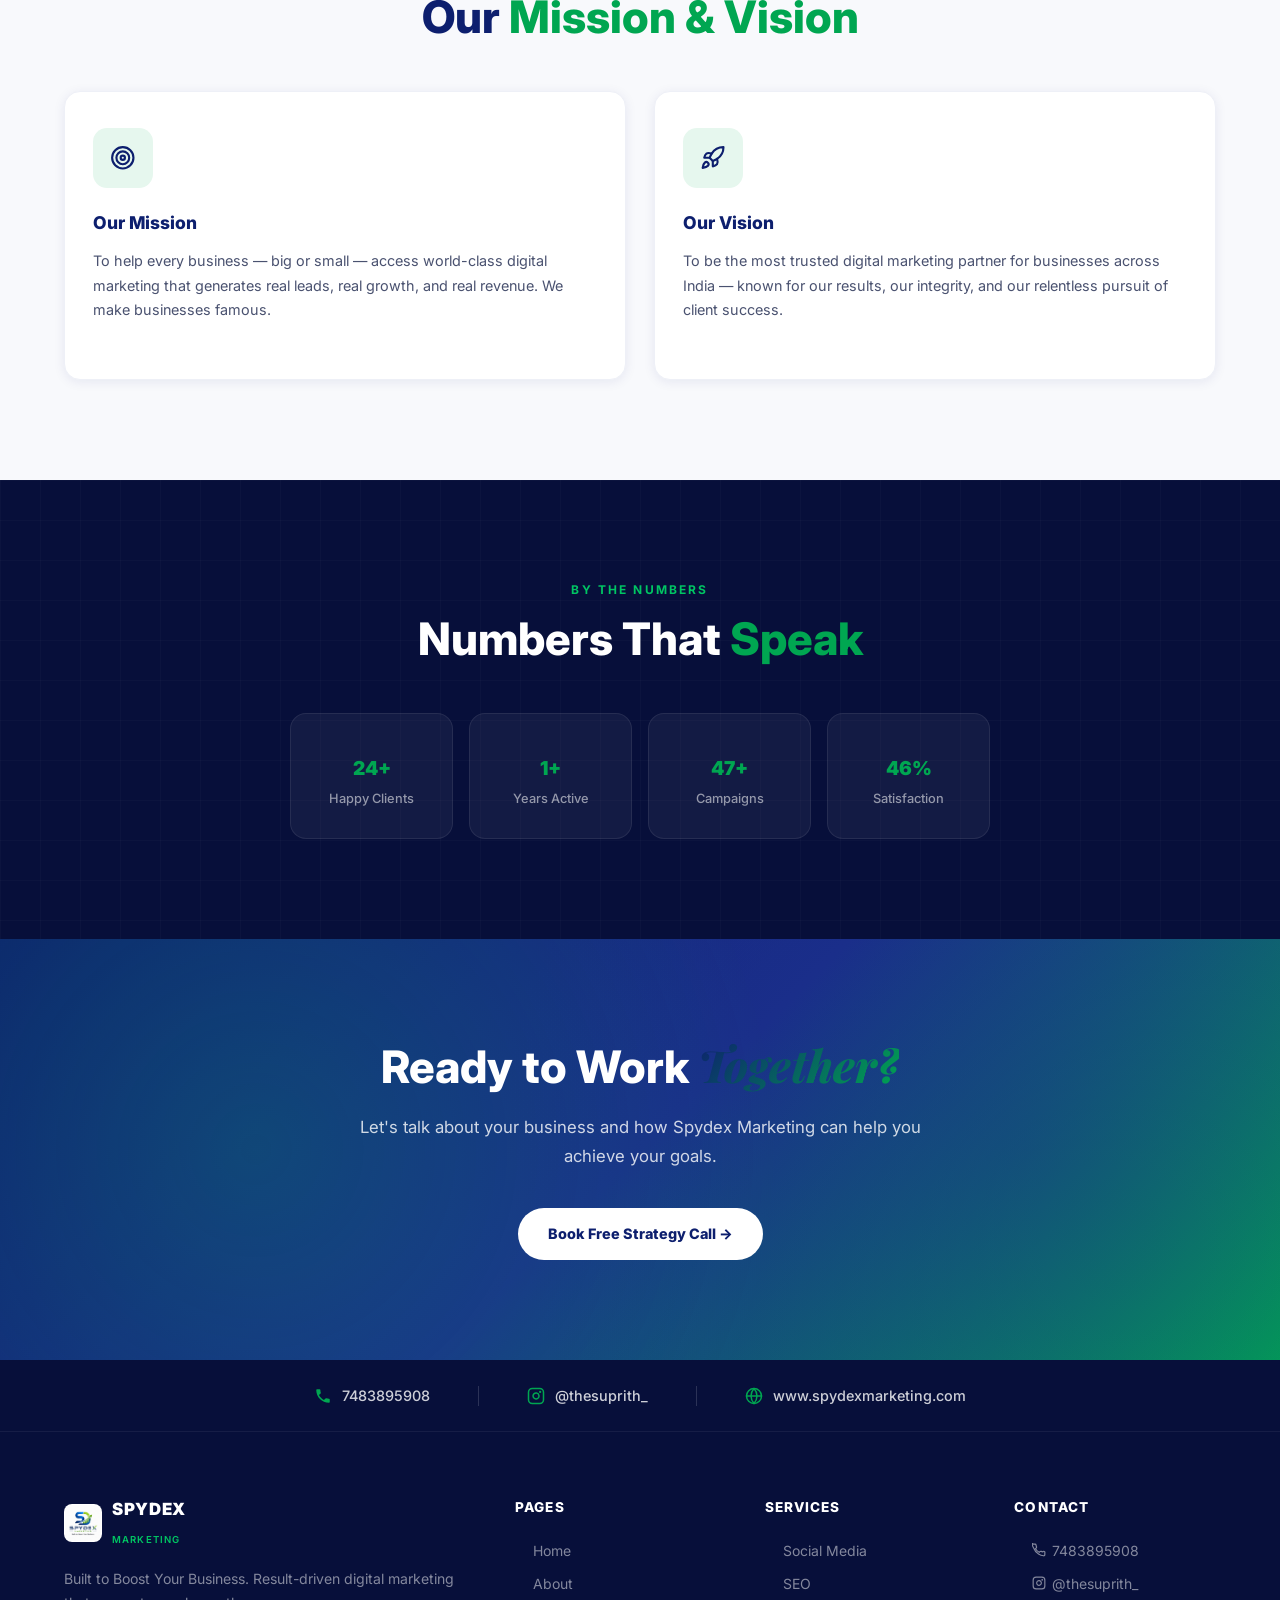
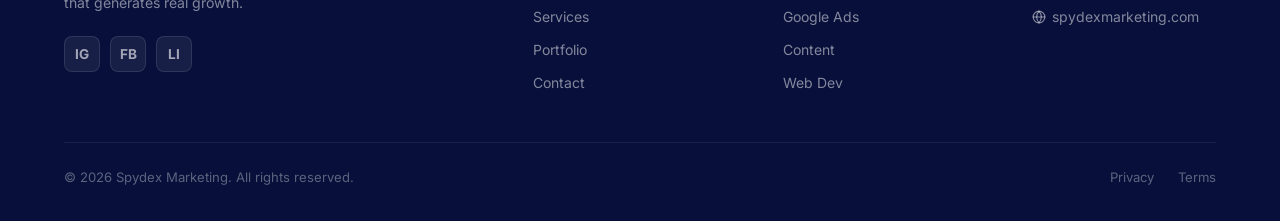
<file: about.html>
<!DOCTYPE html>
<html lang="en">
<head>
  <meta charset="UTF-8"/><meta name="viewport" content="width=device-width, initial-scale=1.0"/>
  <title>About Us — Spydex Marketing</title>
  <meta name="description" content="Learn about Spydex Marketing — 2 years of delivering result-driven digital marketing solutions that drive growth and build brands."/>
  <meta name="robots" content="index, follow"/>
  <link rel="canonical" href="https://www.spydexmarketing.com/about.html"/>
  <meta property="og:title" content="About Us — Spydex Marketing"/>
  <meta property="og:description" content="2 years of delivering result-driven digital marketing solutions that drive growth and build brands."/>
  <meta property="og:url" content="https://www.spydexmarketing.com/about.html"/>
  <meta property="og:site_name" content="Spydex Marketing"/>
  <link rel="icon" type="image/jpeg" href="logo.jpg"/>
  <link rel="preconnect" href="https://fonts.googleapis.com"/><link rel="preconnect" href="https://fonts.gstatic.com" crossorigin/>
  <link href="https://fonts.googleapis.com/css2?family=Inter:wght@300;400;500;600;700;800;900&family=Playfair+Display:ital,wght@0,700;1,700&display=swap" rel="stylesheet"/>
  <link rel="stylesheet" href="style.css"/>
</head>
<body>
<nav class="nav"><div class="nav-inner">
  <a href="index.html" class="nav-logo"><div class="nav-logo-icon"><img src="logo.jpg" alt="Spydex Marketing"/></div><div class="nav-logo-text"><strong>SPYDEX</strong><span>Marketing</span></div></a>
  <ul class="nav-links">
    <li><a href="index.html">Home</a></li><li><a href="about.html" class="active">About</a></li>
    <li><a href="services.html">Services</a></li><li><a href="portfolio.html">Portfolio</a></li>
    <li><a href="blog.html">Blog</a></li><li><a href="contact.html">Contact</a></li>
  </ul>
  <a href="contact.html" class="nav-cta">Get Free Consultation</a>
  <button class="hamburger" id="hamburger"><span></span><span></span><span></span></button>
</div></nav>
<div class="mobile-nav" id="mobileNav"><ul>
  <li><a href="index.html">Home</a></li><li><a href="about.html">About</a></li>
  <li><a href="services.html">Services</a></li><li><a href="portfolio.html">Portfolio</a></li>
  <li><a href="blog.html">Blog</a></li><li><a href="contact.html">Contact</a></li>
</ul></div>

<section class="page-hero">
  <div class="page-hero-glow"></div>
  <div class="container page-hero-inner">
    <div class="breadcrumb"><a href="index.html">Home</a><span>/</span><span>About Us</span></div>
    <h1>About <span>Spydex</span> Marketing</h1>
    <p>Built to boost your business — 2 years of turning brands into market leaders through smart, data-driven digital marketing.</p>
  </div>
</section>

<section class="section">
  <div class="container">
    <div class="about-grid">
      <div class="about-left">
        <div class="label reveal">Our Story</div>
        <h2 class="title reveal">Running Successfully <span>For 2 Years</span></h2>
        <p class="body-text reveal">Spydex Marketing was founded with one mission — to make digital marketing actually work for businesses. We started small, with a passion for results and a commitment to honesty.</p>
        <p class="body-text reveal">Today, we're proud to have served 50+ clients across industries — from restaurants and e-commerce to tech startups and service businesses. Every campaign we run is built around your goals, not vanity metrics.</p>
        <p class="body-text reveal">Led by <strong>Suprith</strong> (Instagram: <a href="https://instagram.com/thesuprith_" style="color:var(--green);">@thesuprith_</a>), the Spydex team combines creativity, data analysis, and deep platform expertise to deliver real, measurable results.</p>
        <div class="team-values reveal">
          <div class="team-value"><div class="team-value-dot"></div><span>Results over promises — we show, not tell</span></div>
          <div class="team-value"><div class="team-value-dot"></div><span>Transparent reporting, no hidden fees</span></div>
          <div class="team-value"><div class="team-value-dot"></div><span>Strategies tailored to YOUR business</span></div>
          <div class="team-value"><div class="team-value-dot"></div><span>Proactive communication, always</span></div>
          <div class="team-value"><div class="team-value-dot"></div><span>We treat your budget like our own</span></div>
        </div>
      </div>
      <div class="about-right reveal">
        <div class="about-card-main">
          <div class="about-running">
            <div class="about-running-icon"><svg class="icon"><use href="#ic-calendar"/></svg></div>
            <div><strong>Running Successfully</strong><span>For 2 Years — and growing fast!</span></div>
          </div>
          <p style="font-size:0.85rem;color:rgba(255,255,255,0.55);margin-bottom:16px;">Client growth over the past 24 months</p>
          <div class="about-chart">
            <div class="chart-bar" style="height:30%"></div>
            <div class="chart-bar" style="height:45%"></div>
            <div class="chart-bar" style="height:38%"></div>
            <div class="chart-bar" style="height:60%"></div>
            <div class="chart-bar" style="height:55%"></div>
            <div class="chart-bar" style="height:72%"></div>
            <div class="chart-bar" style="height:68%"></div>
            <div class="chart-bar" style="height:85%"></div>
            <div class="chart-bar" style="height:78%"></div>
            <div class="chart-bar" style="height:95%"></div>
            <div class="chart-bar" style="height:90%"></div>
            <div class="chart-bar" style="height:100%"></div>
          </div>
          <div style="display:flex;justify-content:space-between;margin-top:8px;">
            <span style="font-size:0.72rem;color:rgba(255,255,255,0.35)">Jan 2024</span>
            <span style="font-size:0.72rem;color:rgba(255,255,255,0.35)">Now</span>
          </div>
        </div>
      </div>
    </div>
  </div>
</section>

<!-- MISSION & VISION -->
<section class="section" style="background:var(--gray-50)">
  <div class="container">
    <div class="label center reveal">What Drives Us</div>
    <h2 class="title center reveal">Our <span>Mission & Vision</span></h2>
    <div style="display:grid;grid-template-columns:1fr 1fr;gap:28px;margin-top:48px;" class="responsive-grid">
      <div class="service-card reveal">
        <div class="service-icon"><svg class="icon"><use href="#ic-target"/></svg></div>
        <h3>Our Mission</h3>
        <p>To help every business — big or small — access world-class digital marketing that generates real leads, real growth, and real revenue. We make businesses famous.</p>
      </div>
      <div class="service-card reveal">
        <div class="service-icon"><svg class="icon"><use href="#ic-rocket"/></svg></div>
        <h3>Our Vision</h3>
        <p>To be the most trusted digital marketing partner for businesses across India — known for our results, our integrity, and our relentless pursuit of client success.</p>
      </div>
    </div>
  </div>
</section>

<!-- STATS -->
<section class="why section">
  <div class="why-grid-bg"></div>
  <div class="container" style="position:relative;z-index:1;text-align:center;">
    <div class="label center reveal" style="color:#00c563">By The Numbers</div>
    <h2 class="title center reveal" style="color:white;">Numbers That <span>Speak</span></h2>
    <div class="why-right" style="max-width:700px;margin:48px auto 0;grid-template-columns:repeat(4,1fr);">
      <div class="why-stat-card reveal"><div class="num"><span data-target="50" data-suffix="+">0+</span></div><div class="lbl">Happy Clients</div></div>
      <div class="why-stat-card reveal"><div class="num"><span data-target="2" data-suffix="+">0+</span></div><div class="lbl">Years Active</div></div>
      <div class="why-stat-card reveal"><div class="num"><span data-target="100" data-suffix="+">0+</span></div><div class="lbl">Campaigns</div></div>
      <div class="why-stat-card reveal"><div class="num"><span data-target="98" data-suffix="%">0%</span></div><div class="lbl">Satisfaction</div></div>
    </div>
  </div>
</section>

<section class="cta-section"><div class="container cta-inner">
  <h2 class="title center reveal" style="color:white;">Ready to Work <em>Together?</em></h2>
  <p class="body-text reveal">Let's talk about your business and how Spydex Marketing can help you achieve your goals.</p>
  <div class="cta-actions reveal"><a href="contact.html" class="btn btn-white">Book Free Strategy Call →</a></div>
</div></section>

<div class="contact-strip"><div class="contact-strip-inner">
  <div class="contact-strip-item"><svg viewBox="0 0 24 24" fill="var(--green)"><path d="M6.62 10.79c1.44 2.83 3.76 5.14 6.59 6.59l2.2-2.2c.27-.27.67-.36 1.02-.24 1.12.37 2.33.57 3.57.57.55 0 1 .45 1 1V20c0 .55-.45 1-1 1-9.39 0-17-7.61-17-17 0-.55.45-1 1-1h3.5c.55 0 1 .45 1 1 0 1.25.2 2.45.57 3.57.11.35.03.74-.25 1.02l-2.2 2.2z"/></svg><a href="tel:7483895908">7483895908</a></div>
  <div class="contact-strip-sep"></div>
  <div class="contact-strip-item"><svg class="icon"><use href="#ic-instagram"/></svg> <a href="https://instagram.com/thesuprith_">@thesuprith_</a></div>
  <div class="contact-strip-sep"></div>
  <div class="contact-strip-item"><svg class="icon"><use href="#ic-globe"/></svg> <a href="https://www.spydexmarketing.com">www.spydexmarketing.com</a></div>
</div></div>

<footer class="footer"><div class="container">
  <div class="footer-grid">
    <div class="footer-brand"><div class="footer-logo"><div class="footer-logo-icon"><img src="logo.jpg" alt="Spydex Marketing"/></div><div><strong>SPYDEX</strong><span>Marketing</span></div></div><p class="footer-desc">Built to Boost Your Business. Result-driven digital marketing that generates real growth.</p><div class="footer-social"><a href="#">IG</a><a href="#">FB</a><a href="#">LI</a></div></div>
    <div class="footer-col"><h4>Pages</h4><ul><li><a href="index.html">Home</a></li><li><a href="about.html">About</a></li><li><a href="services.html">Services</a></li><li><a href="portfolio.html">Portfolio</a></li><li><a href="contact.html">Contact</a></li></ul></div>
    <div class="footer-col"><h4>Services</h4><ul><li><a href="services.html">Social Media</a></li><li><a href="services.html">SEO</a></li><li><a href="services.html">Google Ads</a></li><li><a href="services.html">Content</a></li><li><a href="services.html">Web Dev</a></li></ul></div>
    <div class="footer-col"><h4>Contact</h4><ul><li><a href="tel:7483895908"><svg class="icon"><use href="#ic-phone"/></svg> 7483895908</a></li><li><a href="#"><svg class="icon"><use href="#ic-instagram"/></svg> @thesuprith_</a></li><li><a href="#"><svg class="icon"><use href="#ic-globe"/></svg> spydexmarketing.com</a></li></ul></div>
  </div>
  <div class="footer-bottom"><p>© 2026 Spydex Marketing. All rights reserved.</p><div class="footer-bottom-links"><a href="privacy.html">Privacy</a><a href="#">Terms</a></div></div>
</div></footer>
<a href="https://wa.me/917483895908" class="wa-float" target="_blank"><svg viewBox="0 0 24 24"><path d="M17.472 14.382c-.297-.149-1.758-.867-2.03-.967-.273-.099-.471-.148-.67.15-.197.297-.767.966-.94 1.164-.173.199-.347.223-.644.075-.297-.15-1.255-.463-2.39-1.475-.883-.788-1.48-1.761-1.653-2.059-.173-.297-.018-.458.13-.606.134-.133.298-.347.446-.52.149-.174.198-.298.298-.497.099-.198.05-.371-.025-.52-.075-.149-.669-1.612-.916-2.207-.242-.579-.487-.5-.669-.51-.173-.008-.371-.01-.57-.01-.198 0-.52.074-.792.372-.272.297-1.04 1.016-1.04 2.479 0 1.462 1.065 2.875 1.213 3.074.149.198 2.096 3.2 5.077 4.487.709.306 1.262.489 1.694.625.712.227 1.36.195 1.871.118.571-.085 1.758-.719 2.006-1.413.248-.694.248-1.289.173-1.413-.074-.124-.272-.198-.57-.347m-5.421 7.403h-.004a9.87 9.87 0 01-5.031-1.378l-.361-.214-3.741.982.998-3.648-.235-.374a9.86 9.86 0 01-1.51-5.26c.001-5.45 4.436-9.884 9.888-9.884 2.64 0 5.122 1.03 6.988 2.898a9.825 9.825 0 012.893 6.994c-.003 5.45-4.437 9.884-9.885 9.884m8.413-18.297A11.815 11.815 0 0012.05 0C5.495 0 .16 5.335.157 11.892c0 2.096.547 4.142 1.588 5.945L.057 24l6.305-1.654a11.882 11.882 0 005.683 1.448h.005c6.554 0 11.89-5.335 11.893-11.893a11.821 11.821 0 00-3.48-8.413z"/></svg></a>
<script src="script.js"></script>
</body></html>
</file>
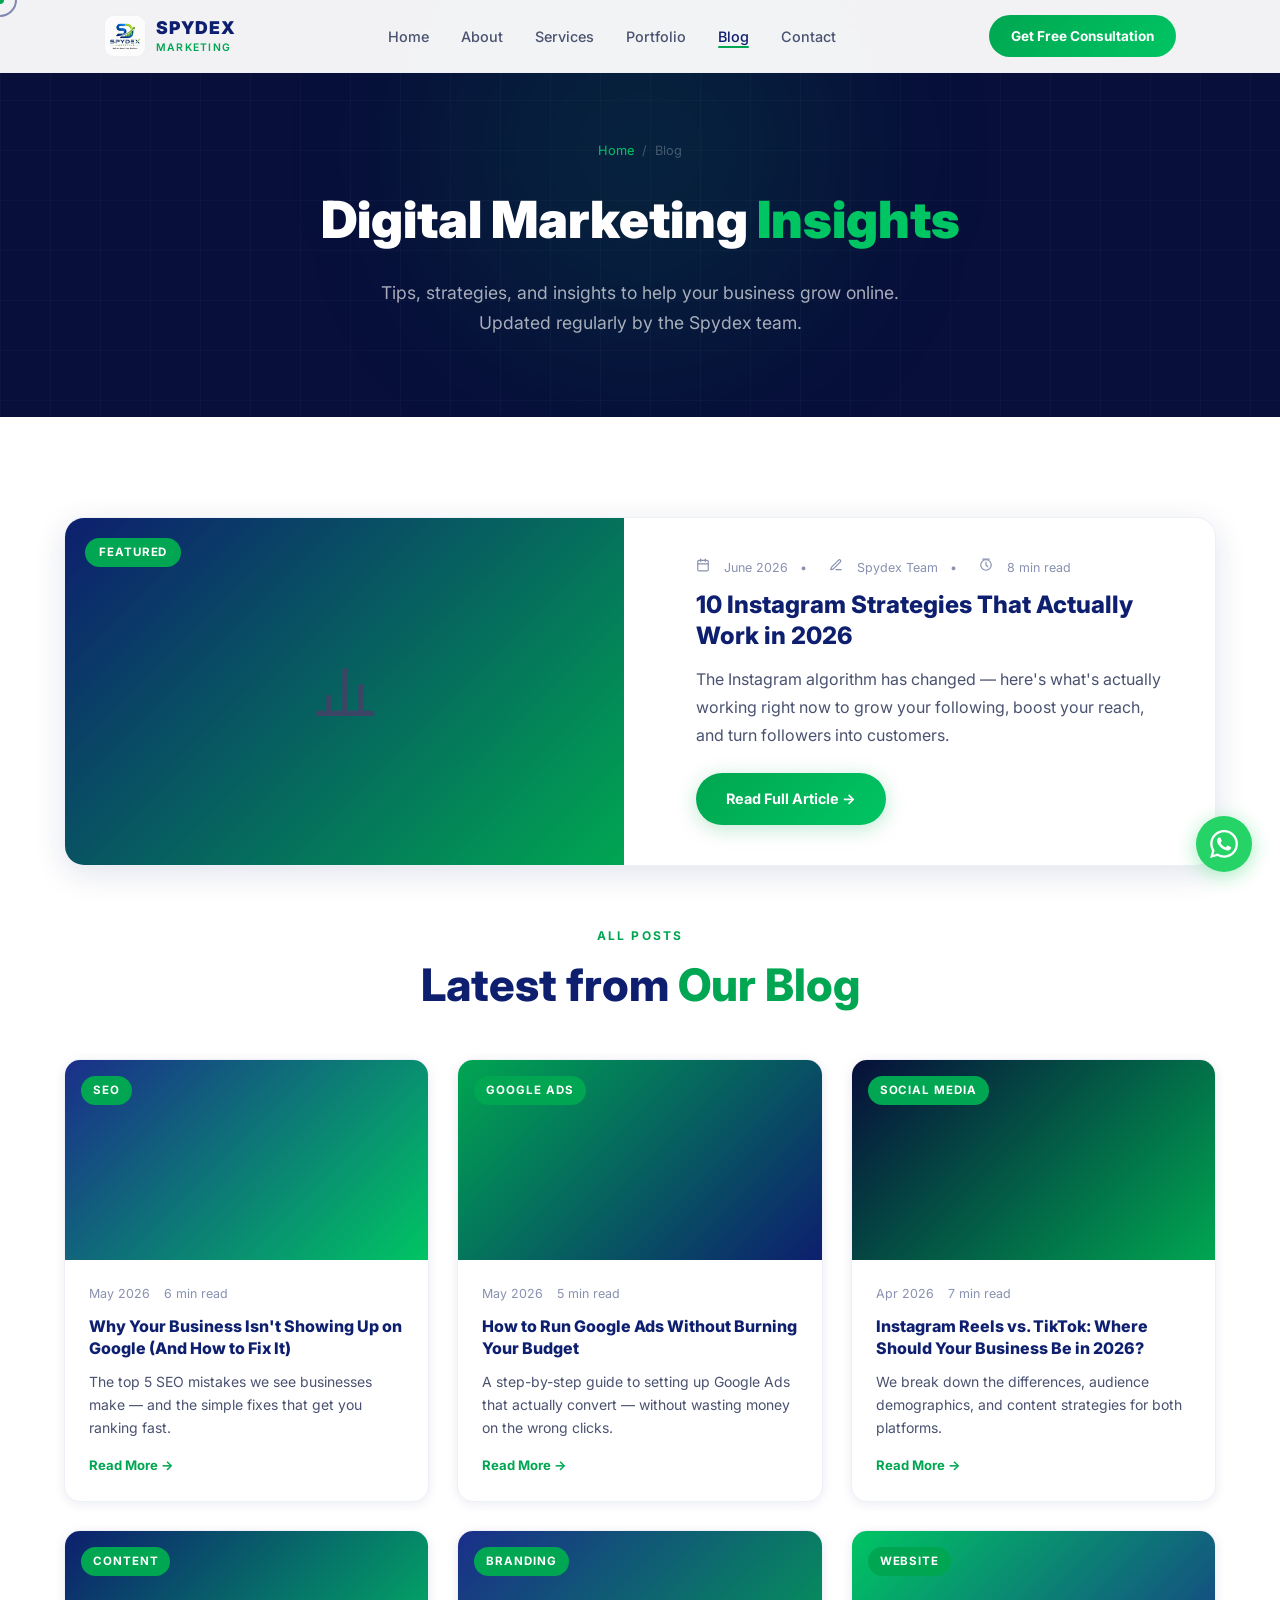
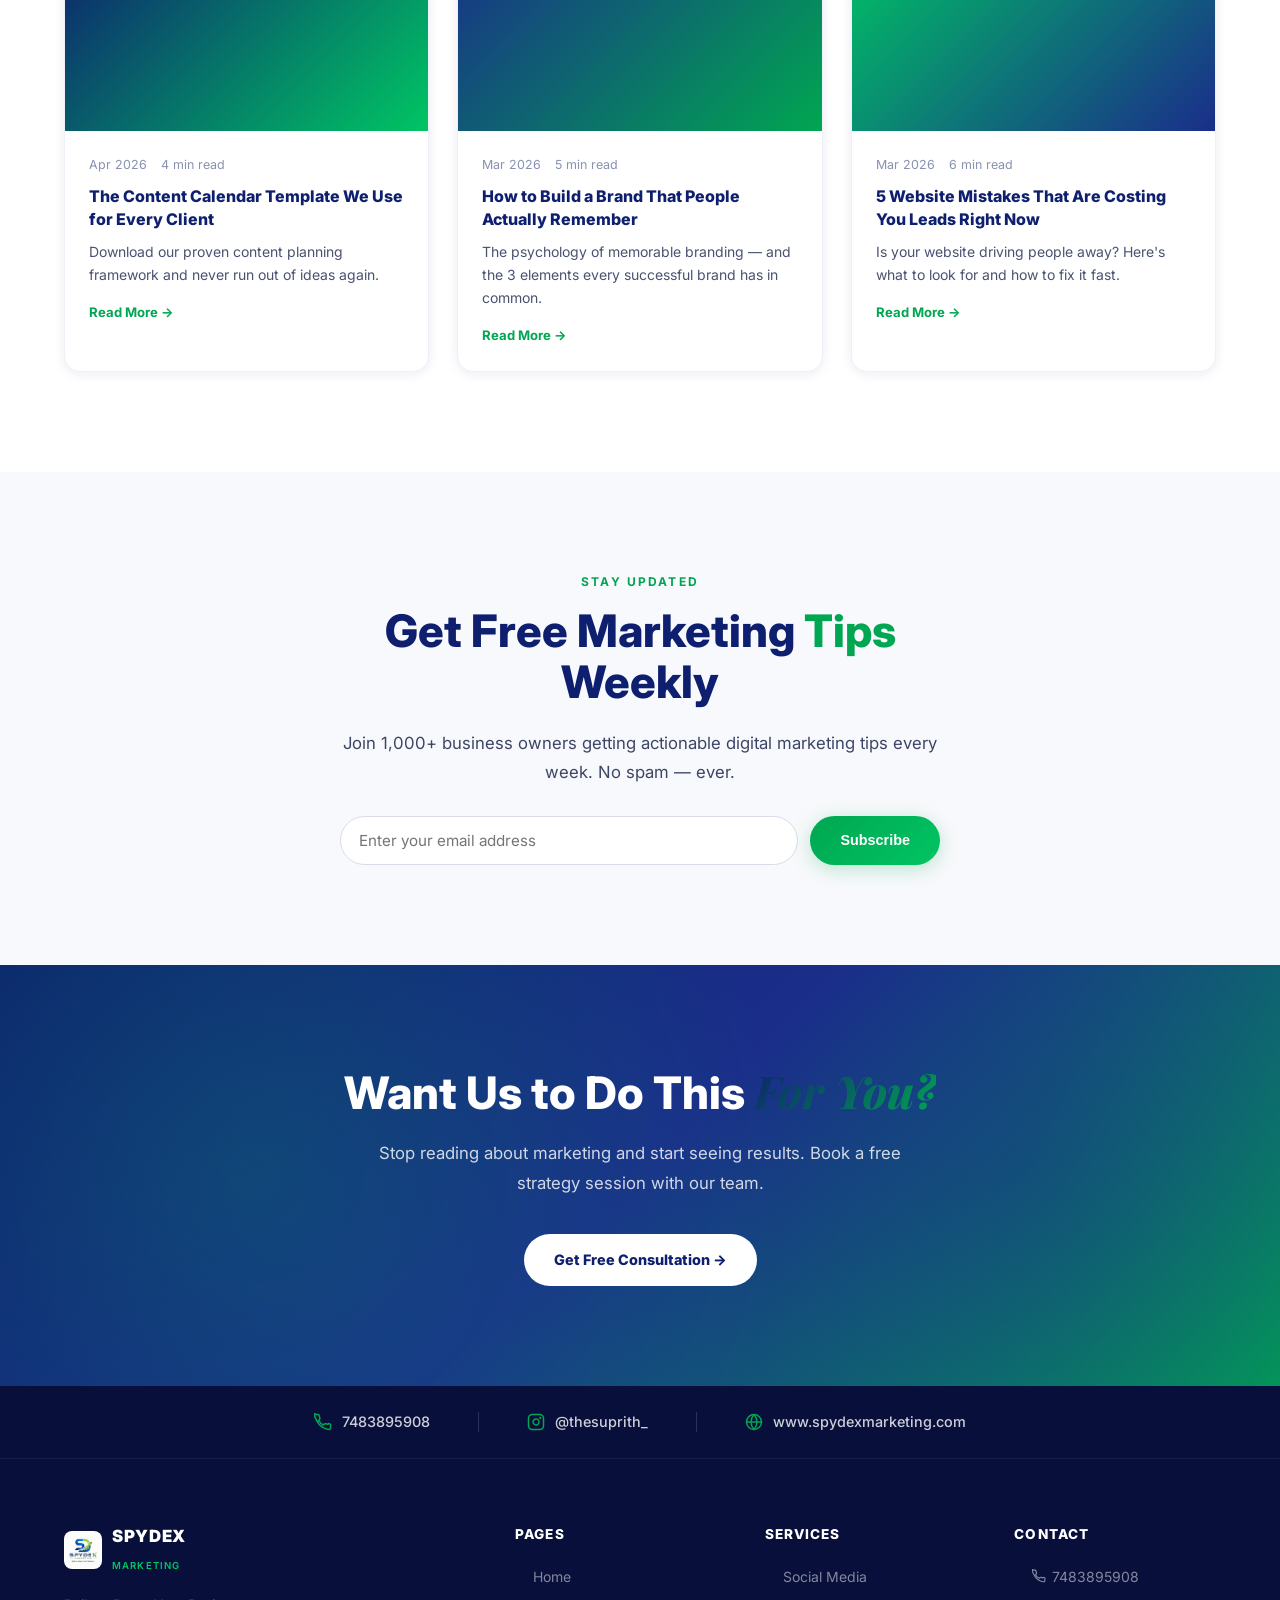
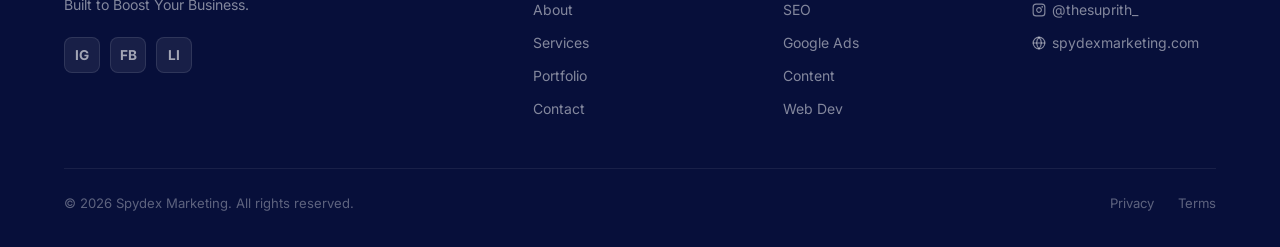
<file: blog.html>
<!DOCTYPE html>
<html lang="en">
<head>
  <meta charset="UTF-8"/><meta name="viewport" content="width=device-width, initial-scale=1.0"/>
  <title>Blog — Digital Marketing Insights | Spydex Marketing</title>
  <meta name="description" content="Tips, strategies, and insights to help your business grow online. Digital marketing blog by Spydex Marketing — updated regularly."/>
  <meta name="keywords" content="digital marketing tips, SEO tips, Instagram growth, Google Ads guide, content marketing blog"/>
  <meta name="robots" content="index, follow"/>
  <link rel="canonical" href="https://www.spydexmarketing.com/blog.html"/>
  <meta property="og:title" content="Blog — Digital Marketing Insights | Spydex Marketing"/>
  <meta property="og:description" content="Tips, strategies, and insights to help your business grow online."/>
  <meta property="og:url" content="https://www.spydexmarketing.com/blog.html"/>
  <meta property="og:site_name" content="Spydex Marketing"/>
  <link rel="icon" type="image/jpeg" href="logo.jpg"/>
  <link rel="preconnect" href="https://fonts.googleapis.com"/><link rel="preconnect" href="https://fonts.gstatic.com" crossorigin/>
  <link href="https://fonts.googleapis.com/css2?family=Inter:wght@300;400;500;600;700;800;900&family=Playfair+Display:ital,wght@0,700;1,700&display=swap" rel="stylesheet"/>
  <link rel="stylesheet" href="style.css"/>
</head>
<body>
<nav class="nav"><div class="nav-inner">
  <a href="index.html" class="nav-logo"><div class="nav-logo-icon"><img src="logo.jpg" alt="Spydex Marketing"/></div><div class="nav-logo-text"><strong>SPYDEX</strong><span>Marketing</span></div></a>
  <ul class="nav-links"><li><a href="index.html">Home</a></li><li><a href="about.html">About</a></li><li><a href="services.html">Services</a></li><li><a href="portfolio.html">Portfolio</a></li><li><a href="blog.html" class="active">Blog</a></li><li><a href="contact.html">Contact</a></li></ul>
  <a href="contact.html" class="nav-cta">Get Free Consultation</a>
  <button class="hamburger" id="hamburger"><span></span><span></span><span></span></button>
</div></nav>
<div class="mobile-nav" id="mobileNav"><ul><li><a href="index.html">Home</a></li><li><a href="about.html">About</a></li><li><a href="services.html">Services</a></li><li><a href="portfolio.html">Portfolio</a></li><li><a href="blog.html">Blog</a></li><li><a href="contact.html">Contact</a></li></ul></div>

<section class="page-hero">
  <div class="page-hero-glow"></div>
  <div class="container page-hero-inner">
    <div class="breadcrumb"><a href="index.html">Home</a><span>/</span><span>Blog</span></div>
    <h1>Digital Marketing <span>Insights</span></h1>
    <p>Tips, strategies, and insights to help your business grow online. Updated regularly by the Spydex team.</p>
  </div>
</section>

<section class="section">
  <div class="container">
    <!-- Featured Post -->
    <div class="reveal" style="display:grid;grid-template-columns:1fr 1fr;gap:32px;margin-bottom:60px;background:white;border-radius:20px;overflow:hidden;box-shadow:var(--shadow);border:1px solid var(--gray-100);">
      <div style="min-height:300px;background:linear-gradient(135deg,#0d1f6e,#00a651);position:relative;overflow:hidden;">
        <div style="position:absolute;inset:0;display:flex;align-items:center;justify-content:center;font-size:4rem;"><svg class="icon"><use href="#ic-chartbar"/></svg></div>
        <div style="position:absolute;top:20px;left:20px;background:var(--green);color:white;font-size:0.72rem;font-weight:700;padding:5px 14px;border-radius:100px;letter-spacing:0.08em;text-transform:uppercase;">Featured</div>
      </div>
      <div style="padding:40px;">
        <div class="blog-meta"><svg class="icon"><use href="#ic-calendar"/></svg> June 2026 &nbsp; • &nbsp; <svg class="icon"><use href="#ic-pen"/></svg> Spydex Team &nbsp; • &nbsp; <svg class="icon"><use href="#ic-timer"/></svg> 8 min read</div>
        <h2 style="font-size:1.5rem;font-weight:800;color:var(--navy);margin-bottom:14px;line-height:1.3;">10 Instagram Strategies That Actually Work in 2026</h2>
        <p style="color:var(--gray-600);line-height:1.75;margin-bottom:24px;">The Instagram algorithm has changed — here's what's actually working right now to grow your following, boost your reach, and turn followers into customers.</p>
        <a href="#" class="btn btn-primary">Read Full Article →</a>
      </div>
    </div>

    <div class="label center reveal">All Posts</div>
    <h2 class="title center reveal" style="margin-bottom:0">Latest from <span>Our Blog</span></h2>
    <div class="blog-grid" style="margin-top:48px;">

      <div class="blog-card reveal">
        <div class="blog-thumb">
          <div class="blog-thumb-bg" style="background:linear-gradient(135deg,#1a2e8a,#00c563)"></div>
          <div class="blog-cat">SEO</div>
        </div>
        <div class="blog-info">
          <div class="blog-meta"><span>May 2026</span><span>6 min read</span></div>
          <h3>Why Your Business Isn't Showing Up on Google (And How to Fix It)</h3>
          <p>The top 5 SEO mistakes we see businesses make — and the simple fixes that get you ranking fast.</p>
          <a href="#" class="blog-read">Read More →</a>
        </div>
      </div>

      <div class="blog-card reveal">
        <div class="blog-thumb">
          <div class="blog-thumb-bg" style="background:linear-gradient(135deg,#00a651,#0d1f6e)"></div>
          <div class="blog-cat">Google Ads</div>
        </div>
        <div class="blog-info">
          <div class="blog-meta"><span>May 2026</span><span>5 min read</span></div>
          <h3>How to Run Google Ads Without Burning Your Budget</h3>
          <p>A step-by-step guide to setting up Google Ads that actually convert — without wasting money on the wrong clicks.</p>
          <a href="#" class="blog-read">Read More →</a>
        </div>
      </div>

      <div class="blog-card reveal">
        <div class="blog-thumb">
          <div class="blog-thumb-bg" style="background:linear-gradient(135deg,#070f3a,#00a651)"></div>
          <div class="blog-cat">Social Media</div>
        </div>
        <div class="blog-info">
          <div class="blog-meta"><span>Apr 2026</span><span>7 min read</span></div>
          <h3>Instagram Reels vs. TikTok: Where Should Your Business Be in 2026?</h3>
          <p>We break down the differences, audience demographics, and content strategies for both platforms.</p>
          <a href="#" class="blog-read">Read More →</a>
        </div>
      </div>

      <div class="blog-card reveal">
        <div class="blog-thumb">
          <div class="blog-thumb-bg" style="background:linear-gradient(135deg,#0d1f6e,#00c563)"></div>
          <div class="blog-cat">Content</div>
        </div>
        <div class="blog-info">
          <div class="blog-meta"><span>Apr 2026</span><span>4 min read</span></div>
          <h3>The Content Calendar Template We Use for Every Client</h3>
          <p>Download our proven content planning framework and never run out of ideas again.</p>
          <a href="#" class="blog-read">Read More →</a>
        </div>
      </div>

      <div class="blog-card reveal">
        <div class="blog-thumb">
          <div class="blog-thumb-bg" style="background:linear-gradient(135deg,#1a2e8a,#00a651)"></div>
          <div class="blog-cat">Branding</div>
        </div>
        <div class="blog-info">
          <div class="blog-meta"><span>Mar 2026</span><span>5 min read</span></div>
          <h3>How to Build a Brand That People Actually Remember</h3>
          <p>The psychology of memorable branding — and the 3 elements every successful brand has in common.</p>
          <a href="#" class="blog-read">Read More →</a>
        </div>
      </div>

      <div class="blog-card reveal">
        <div class="blog-thumb">
          <div class="blog-thumb-bg" style="background:linear-gradient(135deg,#00c563,#1a2e8a)"></div>
          <div class="blog-cat">Website</div>
        </div>
        <div class="blog-info">
          <div class="blog-meta"><span>Mar 2026</span><span>6 min read</span></div>
          <h3>5 Website Mistakes That Are Costing You Leads Right Now</h3>
          <p>Is your website driving people away? Here's what to look for and how to fix it fast.</p>
          <a href="#" class="blog-read">Read More →</a>
        </div>
      </div>

    </div>
  </div>
</section>

<!-- Newsletter -->
<section class="section" style="background:var(--gray-50)">
  <div class="container" style="max-width:600px;text-align:center;">
    <div class="label center reveal">Stay Updated</div>
    <h2 class="title center reveal">Get Free Marketing <span>Tips</span> Weekly</h2>
    <p class="body-text reveal">Join 1,000+ business owners getting actionable digital marketing tips every week. No spam — ever.</p>
    <form class="reveal" id="newsletterForm" style="display:flex;gap:12px;margin-top:28px;">
      <input type="email" id="newsletterEmail" placeholder="Enter your email address" required/>
      <button type="submit" class="btn btn-primary">Subscribe</button>
    </form>
  </div>
</section>

<section class="cta-section"><div class="container cta-inner">
  <h2 class="title center reveal" style="color:white;">Want Us to Do This <em>For You?</em></h2>
  <p class="body-text reveal">Stop reading about marketing and start seeing results. Book a free strategy session with our team.</p>
  <div class="cta-actions reveal"><a href="contact.html" class="btn btn-white">Get Free Consultation →</a></div>
</div></section>

<div class="contact-strip"><div class="contact-strip-inner">
  <div class="contact-strip-item"><svg class="icon"><use href="#ic-phone"/></svg> <a href="tel:7483895908">7483895908</a></div>
  <div class="contact-strip-sep"></div>
  <div class="contact-strip-item"><svg class="icon"><use href="#ic-instagram"/></svg> <a href="#">@thesuprith_</a></div>
  <div class="contact-strip-sep"></div>
  <div class="contact-strip-item"><svg class="icon"><use href="#ic-globe"/></svg> <a href="#">www.spydexmarketing.com</a></div>
</div></div>
<footer class="footer"><div class="container">
  <div class="footer-grid">
    <div class="footer-brand"><div class="footer-logo"><div class="footer-logo-icon"><img src="logo.jpg" alt="Spydex Marketing"/></div><div><strong>SPYDEX</strong><span>Marketing</span></div></div><p class="footer-desc">Built to Boost Your Business.</p><div class="footer-social"><a href="#">IG</a><a href="#">FB</a><a href="#">LI</a></div></div>
    <div class="footer-col"><h4>Pages</h4><ul><li><a href="index.html">Home</a></li><li><a href="about.html">About</a></li><li><a href="services.html">Services</a></li><li><a href="portfolio.html">Portfolio</a></li><li><a href="contact.html">Contact</a></li></ul></div>
    <div class="footer-col"><h4>Services</h4><ul><li><a href="services.html">Social Media</a></li><li><a href="services.html">SEO</a></li><li><a href="services.html">Google Ads</a></li><li><a href="services.html">Content</a></li><li><a href="services.html">Web Dev</a></li></ul></div>
    <div class="footer-col"><h4>Contact</h4><ul><li><a href="tel:7483895908"><svg class="icon"><use href="#ic-phone"/></svg> 7483895908</a></li><li><a href="#"><svg class="icon"><use href="#ic-instagram"/></svg> @thesuprith_</a></li><li><a href="#"><svg class="icon"><use href="#ic-globe"/></svg> spydexmarketing.com</a></li></ul></div>
  </div>
  <div class="footer-bottom"><p>© 2026 Spydex Marketing. All rights reserved.</p><div class="footer-bottom-links"><a href="privacy.html">Privacy</a><a href="#">Terms</a></div></div>
</div></footer>
<a href="https://wa.me/917483895908" class="wa-float" target="_blank"><svg viewBox="0 0 24 24"><path d="M17.472 14.382c-.297-.149-1.758-.867-2.03-.967-.273-.099-.471-.148-.67.15-.197.297-.767.966-.94 1.164-.173.199-.347.223-.644.075-.297-.15-1.255-.463-2.39-1.475-.883-.788-1.48-1.761-1.653-2.059-.173-.297-.018-.458.13-.606.134-.133.298-.347.446-.52.149-.174.198-.298.298-.497.099-.198.05-.371-.025-.52-.075-.149-.669-1.612-.916-2.207-.242-.579-.487-.5-.669-.51-.173-.008-.371-.01-.57-.01-.198 0-.52.074-.792.372-.272.297-1.04 1.016-1.04 2.479 0 1.462 1.065 2.875 1.213 3.074.149.198 2.096 3.2 5.077 4.487.709.306 1.262.489 1.694.625.712.227 1.36.195 1.871.118.571-.085 1.758-.719 2.006-1.413.248-.694.248-1.289.173-1.413-.074-.124-.272-.198-.57-.347m-5.421 7.403h-.004a9.87 9.87 0 01-5.031-1.378l-.361-.214-3.741.982.998-3.648-.235-.374a9.86 9.86 0 01-1.51-5.26c.001-5.45 4.436-9.884 9.888-9.884 2.64 0 5.122 1.03 6.988 2.898a9.825 9.825 0 012.893 6.994c-.003 5.45-4.437 9.884-9.885 9.884m8.413-18.297A11.815 11.815 0 0012.05 0C5.495 0 .16 5.335.157 11.892c0 2.096.547 4.142 1.588 5.945L.057 24l6.305-1.654a11.882 11.882 0 005.683 1.448h.005c6.554 0 11.89-5.335 11.893-11.893a11.821 11.821 0 00-3.48-8.413z"/></svg></a>
<script src="script.js"></script>
</body></html>
</file>
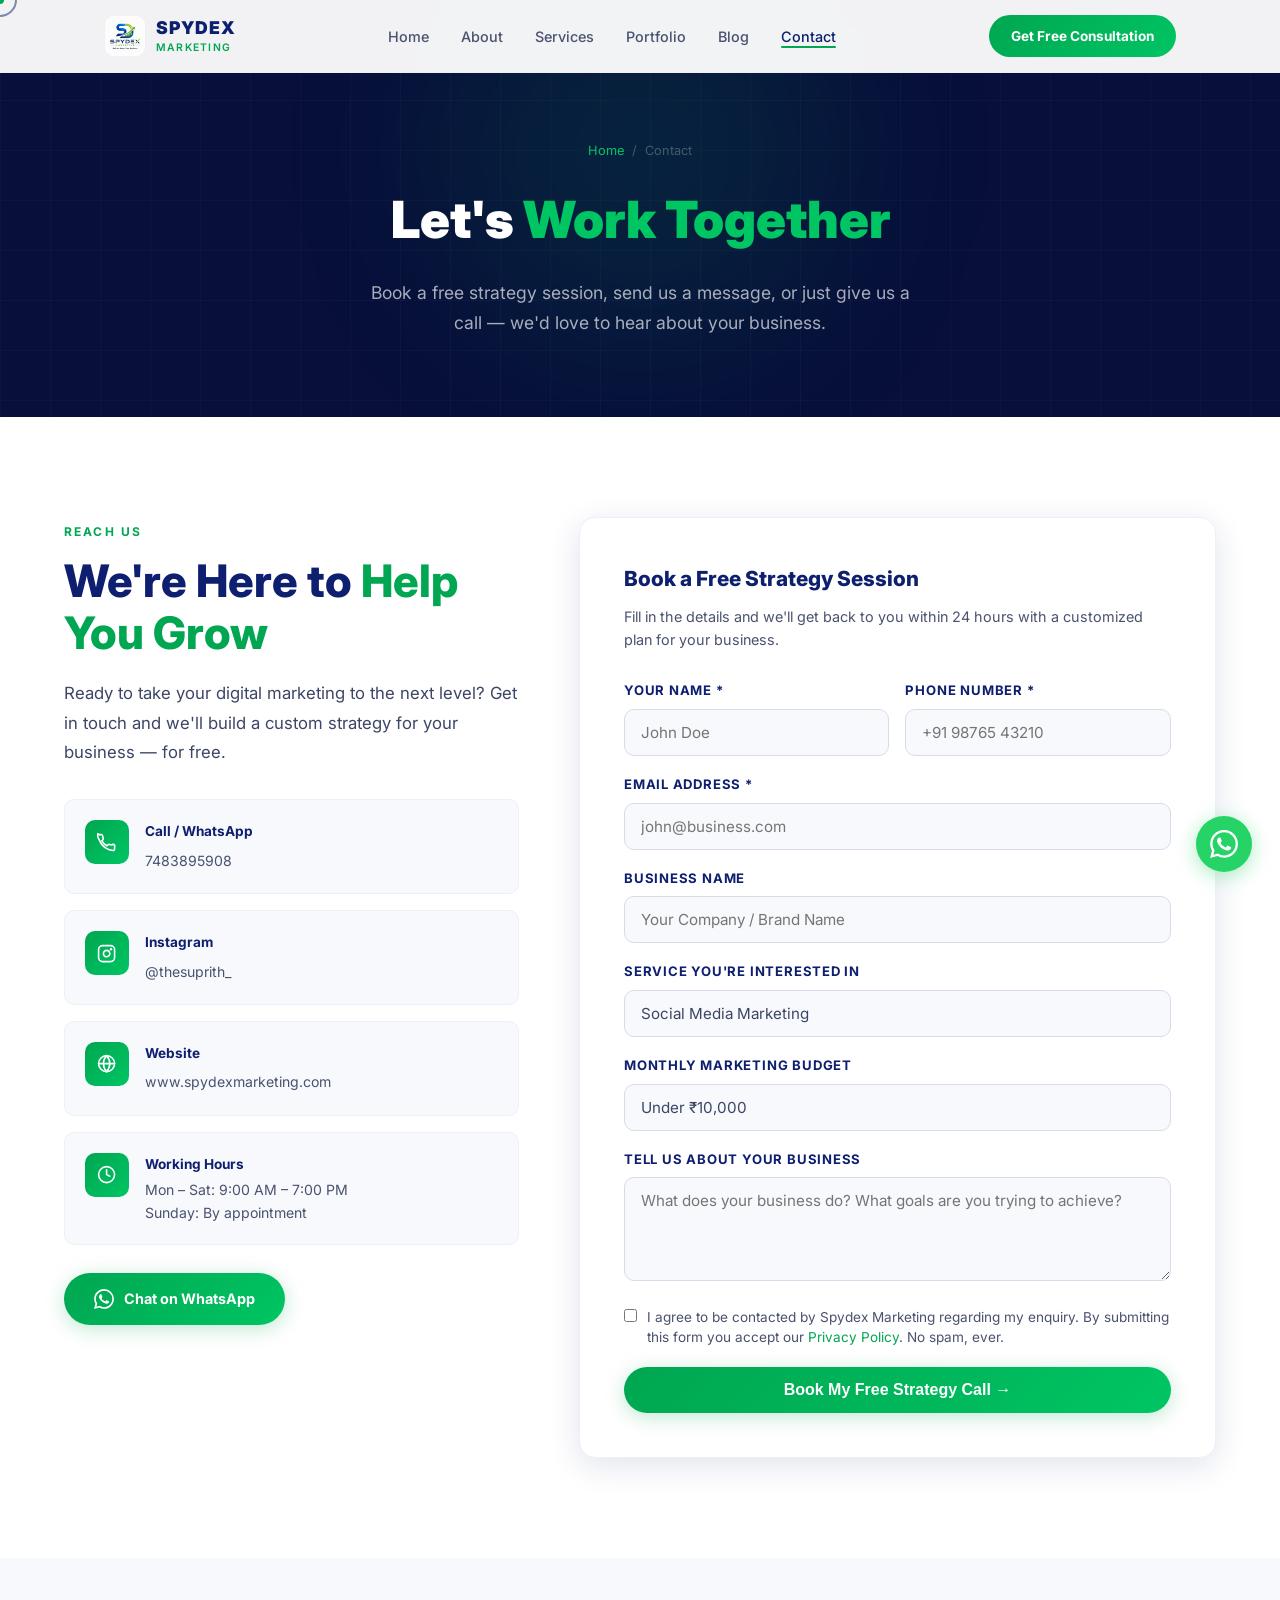
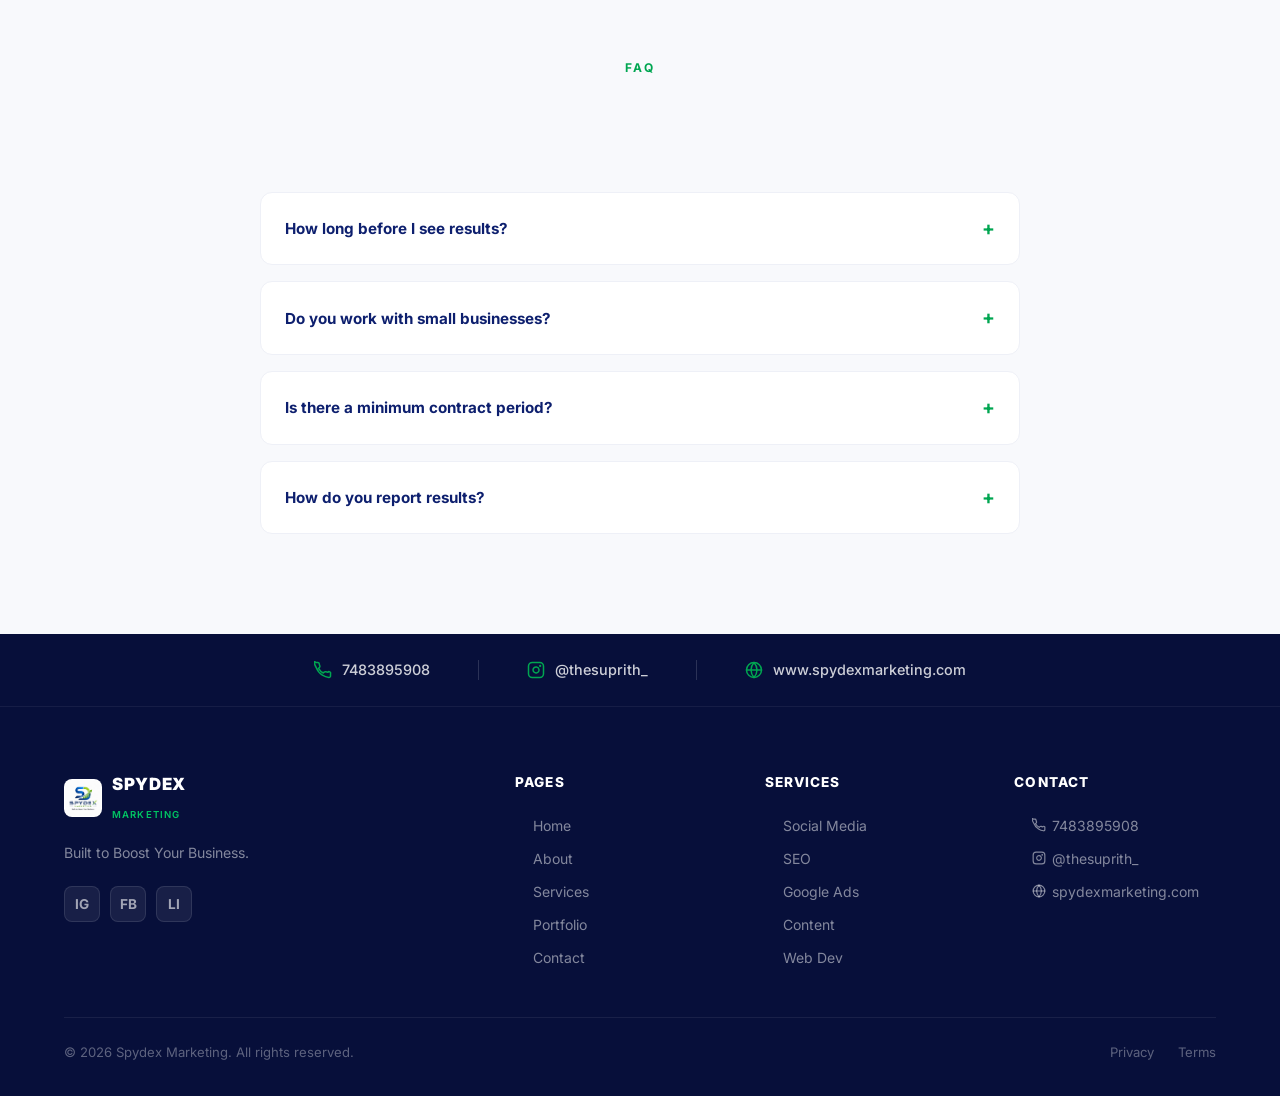
<file: contact.html>
<!DOCTYPE html>
<html lang="en">
<head>
  <meta charset="UTF-8"/><meta name="viewport" content="width=device-width, initial-scale=1.0"/>
  <title>Contact Us — Spydex Marketing</title>
  <meta name="description" content="Get in touch with Spydex Marketing. Book a free consultation, call us, or message us on WhatsApp."/>
  <meta name="robots" content="index, follow"/>
  <link rel="canonical" href="https://www.spydexmarketing.com/contact.html"/>
  <meta property="og:title" content="Contact Us — Spydex Marketing"/>
  <meta property="og:description" content="Book a free strategy session with Spydex Marketing. Get a custom digital marketing plan for your business."/>
  <meta property="og:url" content="https://www.spydexmarketing.com/contact.html"/>
  <meta property="og:site_name" content="Spydex Marketing"/>
  <link rel="icon" type="image/jpeg" href="logo.jpg"/>
  <link rel="preconnect" href="https://fonts.googleapis.com"/><link rel="preconnect" href="https://fonts.gstatic.com" crossorigin/>
  <link href="https://fonts.googleapis.com/css2?family=Inter:wght@300;400;500;600;700;800;900&family=Playfair+Display:ital,wght@0,700;1,700&display=swap" rel="stylesheet"/>
  <link rel="stylesheet" href="style.css"/>
</head>
<body>
<nav class="nav"><div class="nav-inner">
  <a href="index.html" class="nav-logo"><div class="nav-logo-icon"><img src="logo.jpg" alt="Spydex Marketing"/></div><div class="nav-logo-text"><strong>SPYDEX</strong><span>Marketing</span></div></a>
  <ul class="nav-links"><li><a href="index.html">Home</a></li><li><a href="about.html">About</a></li><li><a href="services.html">Services</a></li><li><a href="portfolio.html">Portfolio</a></li><li><a href="blog.html">Blog</a></li><li><a href="contact.html" class="active">Contact</a></li></ul>
  <a href="contact.html" class="nav-cta">Get Free Consultation</a>
  <button class="hamburger" id="hamburger"><span></span><span></span><span></span></button>
</div></nav>
<div class="mobile-nav" id="mobileNav"><ul><li><a href="index.html">Home</a></li><li><a href="about.html">About</a></li><li><a href="services.html">Services</a></li><li><a href="portfolio.html">Portfolio</a></li><li><a href="blog.html">Blog</a></li><li><a href="contact.html">Contact</a></li></ul></div>

<section class="page-hero">
  <div class="page-hero-glow"></div>
  <div class="container page-hero-inner">
    <div class="breadcrumb"><a href="index.html">Home</a><span>/</span><span>Contact</span></div>
    <h1>Let's <span>Work Together</span></h1>
    <p>Book a free strategy session, send us a message, or just give us a call — we'd love to hear about your business.</p>
  </div>
</section>

<section class="section">
  <div class="container">
    <div class="contact-layout">
      <div class="contact-left">
        <div class="label reveal">Reach Us</div>
        <h2 class="title reveal">We're Here to <span>Help You Grow</span></h2>
        <p class="body-text reveal">Ready to take your digital marketing to the next level? Get in touch and we'll build a custom strategy for your business — for free.</p>
        <div class="contact-info-cards">
          <div class="ci-card reveal">
            <div class="ci-icon"><svg class="icon"><use href="#ic-phone"/></svg></div>
            <div><h4>Call / WhatsApp</h4><a href="tel:7483895908">7483895908</a></div>
          </div>
          <div class="ci-card reveal">
            <div class="ci-icon"><svg class="icon"><use href="#ic-instagram"/></svg></div>
            <div><h4>Instagram</h4><a href="https://instagram.com/thesuprith_" target="_blank">@thesuprith_</a></div>
          </div>
          <div class="ci-card reveal">
            <div class="ci-icon"><svg class="icon"><use href="#ic-globe"/></svg></div>
            <div><h4>Website</h4><a href="https://www.spydexmarketing.com" target="_blank">www.spydexmarketing.com</a></div>
          </div>
          <div class="ci-card reveal">
            <div class="ci-icon"><svg class="icon"><use href="#ic-clock"/></svg></div>
            <div><h4>Working Hours</h4><p>Mon – Sat: 9:00 AM – 7:00 PM<br/>Sunday: By appointment</p></div>
          </div>
        </div>

        <!-- WhatsApp CTA -->
        <a href="https://wa.me/917483895908?text=Hi%20Spydex%2C%20I%27m%20interested%20in%20digital%20marketing%20for%20my%20business." target="_blank" class="btn btn-primary reveal" style="margin-top:28px;display:inline-flex;align-items:center;gap:10px;">
          <svg style="width:20px;height:20px;fill:white" viewBox="0 0 24 24"><path d="M17.472 14.382c-.297-.149-1.758-.867-2.03-.967-.273-.099-.471-.148-.67.15-.197.297-.767.966-.94 1.164-.173.199-.347.223-.644.075-.297-.15-1.255-.463-2.39-1.475-.883-.788-1.48-1.761-1.653-2.059-.173-.297-.018-.458.13-.606.134-.133.298-.347.446-.52.149-.174.198-.298.298-.497.099-.198.05-.371-.025-.52-.075-.149-.669-1.612-.916-2.207-.242-.579-.487-.5-.669-.51-.173-.008-.371-.01-.57-.01-.198 0-.52.074-.792.372-.272.297-1.04 1.016-1.04 2.479 0 1.462 1.065 2.875 1.213 3.074.149.198 2.096 3.2 5.077 4.487.709.306 1.262.489 1.694.625.712.227 1.36.195 1.871.118.571-.085 1.758-.719 2.006-1.413.248-.694.248-1.289.173-1.413-.074-.124-.272-.198-.57-.347m-5.421 7.403h-.004a9.87 9.87 0 01-5.031-1.378l-.361-.214-3.741.982.998-3.648-.235-.374a9.86 9.86 0 01-1.51-5.26c.001-5.45 4.436-9.884 9.888-9.884 2.64 0 5.122 1.03 6.988 2.898a9.825 9.825 0 012.893 6.994c-.003 5.45-4.437 9.884-9.885 9.884m8.413-18.297A11.815 11.815 0 0012.05 0C5.495 0 .16 5.335.157 11.892c0 2.096.547 4.142 1.588 5.945L.057 24l6.305-1.654a11.882 11.882 0 005.683 1.448h.005c6.554 0 11.89-5.335 11.893-11.893a11.821 11.821 0 00-3.48-8.413z"/></svg>
          Chat on WhatsApp
        </a>
      </div>

      <div class="contact-right reveal">
        <div class="contact-form-wrap">
          <h3>Book a Free Strategy Session</h3>
          <p>Fill in the details and we'll get back to you within 24 hours with a customized plan for your business.</p>
          <form id="contactForm">
            <div class="form-row">
              <div class="form-group">
                <label>Your Name *</label>
                <input type="text" name="name" placeholder="John Doe" required/>
              </div>
              <div class="form-group">
                <label>Phone Number *</label>
                <input type="tel" name="phone" placeholder="+91 98765 43210" required/>
              </div>
            </div>
            <div class="form-group">
              <label>Email Address *</label>
              <input type="email" name="email" placeholder="john@business.com" required/>
            </div>
            <div class="form-group">
              <label>Business Name</label>
              <input type="text" name="business" placeholder="Your Company / Brand Name"/>
            </div>
            <div class="form-group">
              <label>Service You're Interested In</label>
              <select name="service">
                <option>Social Media Marketing</option>
                <option>SEO Optimization</option>
                <option>Google Ads</option>
                <option>Content Marketing</option>
                <option>Website Development</option>
                <option>Branding & Strategy</option>
                <option>Complete Digital Marketing Package</option>
              </select>
            </div>
            <div class="form-group">
              <label>Monthly Marketing Budget</label>
              <select name="budget">
                <option>Under ₹10,000</option>
                <option>₹10,000 – ₹25,000</option>
                <option>₹25,000 – ₹50,000</option>
                <option>₹50,000+</option>
                <option>Not sure yet</option>
              </select>
            </div>
            <div class="form-group">
              <label>Tell Us About Your Business</label>
              <textarea rows="4" name="message" placeholder="What does your business do? What goals are you trying to achieve?"></textarea>
            </div>
            <div class="form-check">
              <input type="checkbox" id="agree" required/>
              <label for="agree">I agree to be contacted by Spydex Marketing regarding my enquiry. By submitting this form you accept our <a href="privacy.html" target="_blank" style="color:var(--green);">Privacy Policy</a>. No spam, ever.</label>
            </div>
            <button type="submit" class="btn btn-primary" style="width:100%;justify-content:center;margin-top:20px;font-size:1rem;">Book My Free Strategy Call →</button>
          </form>
        </div>
      </div>
    </div>
  </div>
</section>

<!-- FAQ -->
<section class="section" style="background:var(--gray-50)">
  <div class="container" style="max-width:760px;">
    <div class="label center reveal">FAQ</div>
    <h2 class="title center reveal">Common <span>Questions</span></h2>
    <div style="margin-top:48px;display:flex;flex-direction:column;gap:16px;">
      <details class="reveal" style="background:white;border-radius:12px;border:1px solid var(--gray-100);padding:20px 24px;cursor:pointer;">
        <summary style="font-weight:700;color:var(--navy);font-size:0.95rem;list-style:none;display:flex;justify-content:space-between;align-items:center;">How long before I see results? <span style="color:var(--green);font-size:1.2rem">+</span></summary>
        <p style="margin-top:14px;font-size:0.9rem;color:var(--gray-600);line-height:1.75;">For Google Ads and Social Media campaigns, results are typically visible within 2–4 weeks. SEO takes 3–6 months for significant organic results. We're always transparent about timelines.</p>
      </details>
      <details class="reveal" style="background:white;border-radius:12px;border:1px solid var(--gray-100);padding:20px 24px;cursor:pointer;">
        <summary style="font-weight:700;color:var(--navy);font-size:0.95rem;list-style:none;display:flex;justify-content:space-between;align-items:center;">Do you work with small businesses? <span style="color:var(--green);font-size:1.2rem">+</span></summary>
        <p style="margin-top:14px;font-size:0.9rem;color:var(--gray-600);line-height:1.75;">Absolutely! Most of our clients are small and medium businesses. We have flexible packages starting from ₹8,999/month that deliver real results even on a tight budget.</p>
      </details>
      <details class="reveal" style="background:white;border-radius:12px;border:1px solid var(--gray-100);padding:20px 24px;cursor:pointer;">
        <summary style="font-weight:700;color:var(--navy);font-size:0.95rem;list-style:none;display:flex;justify-content:space-between;align-items:center;">Is there a minimum contract period? <span style="color:var(--green);font-size:1.2rem">+</span></summary>
        <p style="margin-top:14px;font-size:0.9rem;color:var(--gray-600);line-height:1.75;">We recommend a minimum of 3 months to see meaningful results — but we don't lock you into long contracts. We prefer to earn your business through results, not paperwork.</p>
      </details>
      <details class="reveal" style="background:white;border-radius:12px;border:1px solid var(--gray-100);padding:20px 24px;cursor:pointer;">
        <summary style="font-weight:700;color:var(--navy);font-size:0.95rem;list-style:none;display:flex;justify-content:space-between;align-items:center;">How do you report results? <span style="color:var(--green);font-size:1.2rem">+</span></summary>
        <p style="margin-top:14px;font-size:0.9rem;color:var(--gray-600);line-height:1.75;">We provide detailed monthly performance reports covering all KPIs — reach, engagement, leads, conversions, and ROI. You always know exactly what we're doing and what results it's producing.</p>
      </details>
    </div>
  </div>
</section>

<div class="contact-strip"><div class="contact-strip-inner">
  <div class="contact-strip-item"><svg class="icon"><use href="#ic-phone"/></svg> <a href="tel:7483895908">7483895908</a></div>
  <div class="contact-strip-sep"></div>
  <div class="contact-strip-item"><svg class="icon"><use href="#ic-instagram"/></svg> <a href="#">@thesuprith_</a></div>
  <div class="contact-strip-sep"></div>
  <div class="contact-strip-item"><svg class="icon"><use href="#ic-globe"/></svg> <a href="#">www.spydexmarketing.com</a></div>
</div></div>
<footer class="footer"><div class="container">
  <div class="footer-grid">
    <div class="footer-brand"><div class="footer-logo"><div class="footer-logo-icon"><img src="logo.jpg" alt="Spydex Marketing"/></div><div><strong>SPYDEX</strong><span>Marketing</span></div></div><p class="footer-desc">Built to Boost Your Business.</p><div class="footer-social"><a href="#">IG</a><a href="#">FB</a><a href="#">LI</a></div></div>
    <div class="footer-col"><h4>Pages</h4><ul><li><a href="index.html">Home</a></li><li><a href="about.html">About</a></li><li><a href="services.html">Services</a></li><li><a href="portfolio.html">Portfolio</a></li><li><a href="contact.html">Contact</a></li></ul></div>
    <div class="footer-col"><h4>Services</h4><ul><li><a href="services.html">Social Media</a></li><li><a href="services.html">SEO</a></li><li><a href="services.html">Google Ads</a></li><li><a href="services.html">Content</a></li><li><a href="services.html">Web Dev</a></li></ul></div>
    <div class="footer-col"><h4>Contact</h4><ul><li><a href="tel:7483895908"><svg class="icon"><use href="#ic-phone"/></svg> 7483895908</a></li><li><a href="#"><svg class="icon"><use href="#ic-instagram"/></svg> @thesuprith_</a></li><li><a href="#"><svg class="icon"><use href="#ic-globe"/></svg> spydexmarketing.com</a></li></ul></div>
  </div>
  <div class="footer-bottom"><p>© 2026 Spydex Marketing. All rights reserved.</p><div class="footer-bottom-links"><a href="privacy.html">Privacy</a><a href="#">Terms</a></div></div>
</div></footer>
<a href="https://wa.me/917483895908" class="wa-float" target="_blank"><svg viewBox="0 0 24 24"><path d="M17.472 14.382c-.297-.149-1.758-.867-2.03-.967-.273-.099-.471-.148-.67.15-.197.297-.767.966-.94 1.164-.173.199-.347.223-.644.075-.297-.15-1.255-.463-2.39-1.475-.883-.788-1.48-1.761-1.653-2.059-.173-.297-.018-.458.13-.606.134-.133.298-.347.446-.52.149-.174.198-.298.298-.497.099-.198.05-.371-.025-.52-.075-.149-.669-1.612-.916-2.207-.242-.579-.487-.5-.669-.51-.173-.008-.371-.01-.57-.01-.198 0-.52.074-.792.372-.272.297-1.04 1.016-1.04 2.479 0 1.462 1.065 2.875 1.213 3.074.149.198 2.096 3.2 5.077 4.487.709.306 1.262.489 1.694.625.712.227 1.36.195 1.871.118.571-.085 1.758-.719 2.006-1.413.248-.694.248-1.289.173-1.413-.074-.124-.272-.198-.57-.347m-5.421 7.403h-.004a9.87 9.87 0 01-5.031-1.378l-.361-.214-3.741.982.998-3.648-.235-.374a9.86 9.86 0 01-1.51-5.26c.001-5.45 4.436-9.884 9.888-9.884 2.64 0 5.122 1.03 6.988 2.898a9.825 9.825 0 012.893 6.994c-.003 5.45-4.437 9.884-9.885 9.884m8.413-18.297A11.815 11.815 0 0012.05 0C5.495 0 .16 5.335.157 11.892c0 2.096.547 4.142 1.588 5.945L.057 24l6.305-1.654a11.882 11.882 0 005.683 1.448h.005c6.554 0 11.89-5.335 11.893-11.893a11.821 11.821 0 00-3.48-8.413z"/></svg></a>
<script src="script.js"></script>
</body></html>
</file>
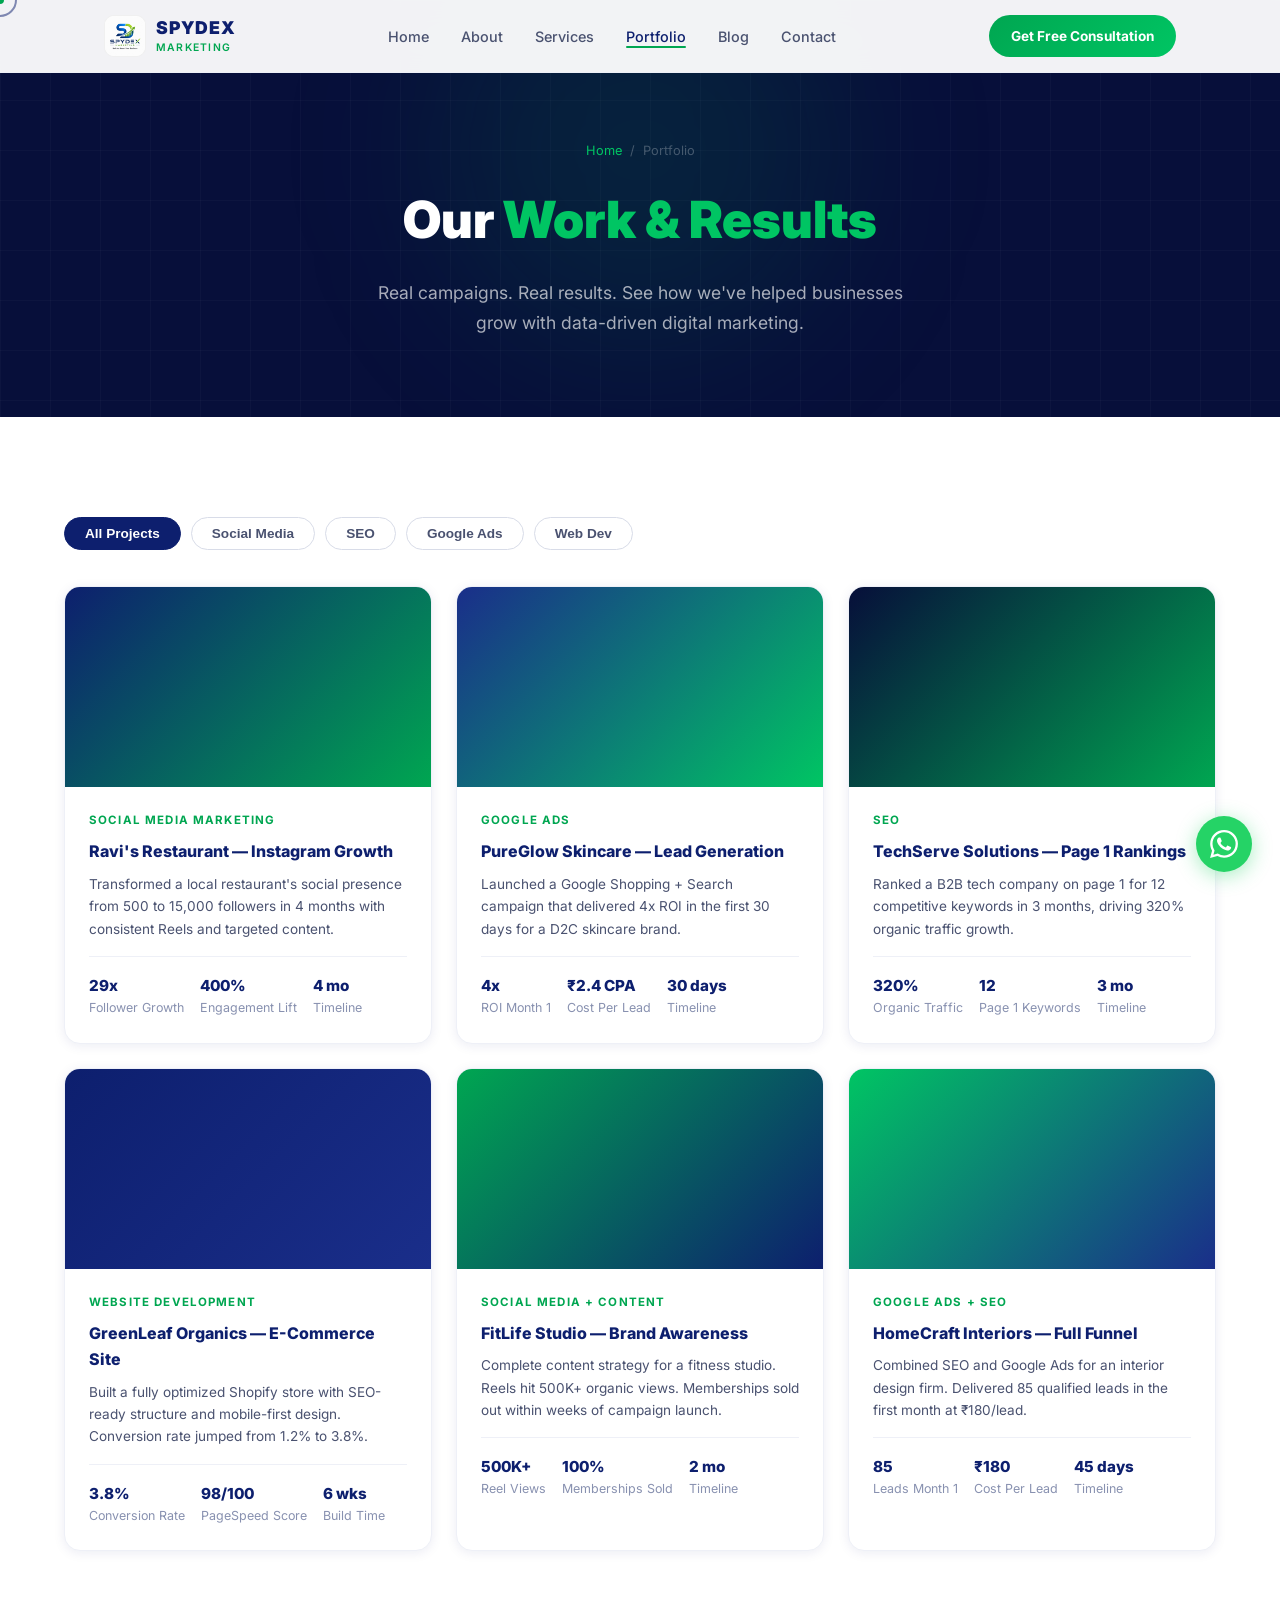
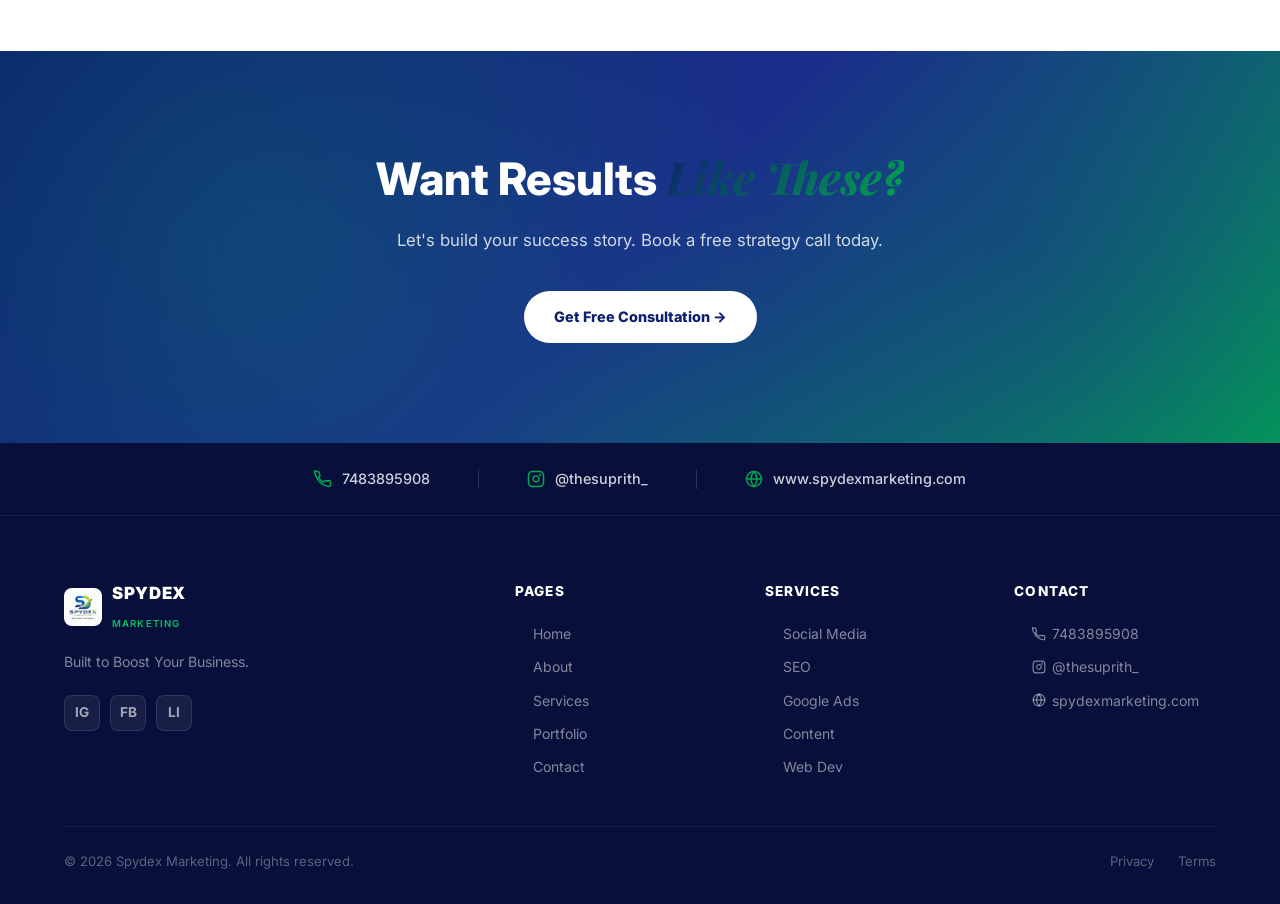
<file: portfolio.html>
<!DOCTYPE html>
<html lang="en">
<head>
  <meta charset="UTF-8"/><meta name="viewport" content="width=device-width, initial-scale=1.0"/>
  <title>Portfolio & Case Studies — Spydex Marketing</title>
  <meta name="description" content="See real results from Spydex Marketing — Instagram growth, Google Ads ROI, SEO rankings, and web development case studies."/>
  <meta name="robots" content="index, follow"/>
  <link rel="canonical" href="https://www.spydexmarketing.com/portfolio.html"/>
  <meta property="og:title" content="Portfolio & Case Studies — Spydex Marketing"/>
  <meta property="og:description" content="Real campaigns, real results. Instagram growth, Google Ads ROI, SEO rankings and more."/>
  <meta property="og:url" content="https://www.spydexmarketing.com/portfolio.html"/>
  <meta property="og:site_name" content="Spydex Marketing"/>
  <link rel="icon" type="image/jpeg" href="logo.jpg"/>
  <link rel="preconnect" href="https://fonts.googleapis.com"/><link rel="preconnect" href="https://fonts.gstatic.com" crossorigin/>
  <link href="https://fonts.googleapis.com/css2?family=Inter:wght@300;400;500;600;700;800;900&family=Playfair+Display:ital,wght@0,700;1,700&display=swap" rel="stylesheet"/>
  <link rel="stylesheet" href="style.css"/>
</head>
<body>
<nav class="nav"><div class="nav-inner">
  <a href="index.html" class="nav-logo"><div class="nav-logo-icon"><img src="logo.jpg" alt="Spydex Marketing"/></div><div class="nav-logo-text"><strong>SPYDEX</strong><span>Marketing</span></div></a>
  <ul class="nav-links"><li><a href="index.html">Home</a></li><li><a href="about.html">About</a></li><li><a href="services.html">Services</a></li><li><a href="portfolio.html" class="active">Portfolio</a></li><li><a href="blog.html">Blog</a></li><li><a href="contact.html">Contact</a></li></ul>
  <a href="contact.html" class="nav-cta">Get Free Consultation</a>
  <button class="hamburger" id="hamburger"><span></span><span></span><span></span></button>
</div></nav>
<div class="mobile-nav" id="mobileNav"><ul><li><a href="index.html">Home</a></li><li><a href="about.html">About</a></li><li><a href="services.html">Services</a></li><li><a href="portfolio.html">Portfolio</a></li><li><a href="blog.html">Blog</a></li><li><a href="contact.html">Contact</a></li></ul></div>

<section class="page-hero">
  <div class="page-hero-glow"></div>
  <div class="container page-hero-inner">
    <div class="breadcrumb"><a href="index.html">Home</a><span>/</span><span>Portfolio</span></div>
    <h1>Our <span>Work & Results</span></h1>
    <p>Real campaigns. Real results. See how we've helped businesses grow with data-driven digital marketing.</p>
  </div>
</section>

<section class="section">
  <div class="container">
    <div class="portfolio-filter reveal">
      <button class="filter-btn active" data-cat="all">All Projects</button>
      <button class="filter-btn" data-cat="smm">Social Media</button>
      <button class="filter-btn" data-cat="seo">SEO</button>
      <button class="filter-btn" data-cat="ads">Google Ads</button>
      <button class="filter-btn" data-cat="web">Web Dev</button>
    </div>
    <div class="portfolio-grid">

      <div class="portfolio-card" data-cat="smm">
        <div class="portfolio-thumb">
          <div class="portfolio-thumb-bg" style="background:linear-gradient(135deg,#0d1f6e,#00a651)"></div>
          <div class="portfolio-overlay"><a href="#">View Case Study →</a></div>
        </div>
        <div class="portfolio-info">
          <div class="portfolio-tag">Social Media Marketing</div>
          <h3>Ravi's Restaurant — Instagram Growth</h3>
          <p>Transformed a local restaurant's social presence from 500 to 15,000 followers in 4 months with consistent Reels and targeted content.</p>
          <div class="portfolio-results">
            <div class="p-result"><strong>29x</strong><span>Follower Growth</span></div>
            <div class="p-result"><strong>400%</strong><span>Engagement Lift</span></div>
            <div class="p-result"><strong>4 mo</strong><span>Timeline</span></div>
          </div>
        </div>
      </div>

      <div class="portfolio-card" data-cat="ads">
        <div class="portfolio-thumb">
          <div class="portfolio-thumb-bg" style="background:linear-gradient(135deg,#1a2e8a,#00c563)"></div>
          <div class="portfolio-overlay"><a href="#">View Case Study →</a></div>
        </div>
        <div class="portfolio-info">
          <div class="portfolio-tag">Google Ads</div>
          <h3>PureGlow Skincare — Lead Generation</h3>
          <p>Launched a Google Shopping + Search campaign that delivered 4x ROI in the first 30 days for a D2C skincare brand.</p>
          <div class="portfolio-results">
            <div class="p-result"><strong>4x</strong><span>ROI Month 1</span></div>
            <div class="p-result"><strong>₹2.4 CPA</strong><span>Cost Per Lead</span></div>
            <div class="p-result"><strong>30 days</strong><span>Timeline</span></div>
          </div>
        </div>
      </div>

      <div class="portfolio-card" data-cat="seo">
        <div class="portfolio-thumb">
          <div class="portfolio-thumb-bg" style="background:linear-gradient(135deg,#070f3a,#00a651)"></div>
          <div class="portfolio-overlay"><a href="#">View Case Study →</a></div>
        </div>
        <div class="portfolio-info">
          <div class="portfolio-tag">SEO</div>
          <h3>TechServe Solutions — Page 1 Rankings</h3>
          <p>Ranked a B2B tech company on page 1 for 12 competitive keywords in 3 months, driving 320% organic traffic growth.</p>
          <div class="portfolio-results">
            <div class="p-result"><strong>320%</strong><span>Organic Traffic</span></div>
            <div class="p-result"><strong>12</strong><span>Page 1 Keywords</span></div>
            <div class="p-result"><strong>3 mo</strong><span>Timeline</span></div>
          </div>
        </div>
      </div>

      <div class="portfolio-card" data-cat="web">
        <div class="portfolio-thumb">
          <div class="portfolio-thumb-bg" style="background:linear-gradient(135deg,#0d1f6e,#1a2e8a)"></div>
          <div class="portfolio-overlay"><a href="#">View Case Study →</a></div>
        </div>
        <div class="portfolio-info">
          <div class="portfolio-tag">Website Development</div>
          <h3>GreenLeaf Organics — E-Commerce Site</h3>
          <p>Built a fully optimized Shopify store with SEO-ready structure and mobile-first design. Conversion rate jumped from 1.2% to 3.8%.</p>
          <div class="portfolio-results">
            <div class="p-result"><strong>3.8%</strong><span>Conversion Rate</span></div>
            <div class="p-result"><strong>98/100</strong><span>PageSpeed Score</span></div>
            <div class="p-result"><strong>6 wks</strong><span>Build Time</span></div>
          </div>
        </div>
      </div>

      <div class="portfolio-card" data-cat="smm">
        <div class="portfolio-thumb">
          <div class="portfolio-thumb-bg" style="background:linear-gradient(135deg,#00a651,#0d1f6e)"></div>
          <div class="portfolio-overlay"><a href="#">View Case Study →</a></div>
        </div>
        <div class="portfolio-info">
          <div class="portfolio-tag">Social Media + Content</div>
          <h3>FitLife Studio — Brand Awareness</h3>
          <p>Complete content strategy for a fitness studio. Reels hit 500K+ organic views. Memberships sold out within weeks of campaign launch.</p>
          <div class="portfolio-results">
            <div class="p-result"><strong>500K+</strong><span>Reel Views</span></div>
            <div class="p-result"><strong>100%</strong><span>Memberships Sold</span></div>
            <div class="p-result"><strong>2 mo</strong><span>Timeline</span></div>
          </div>
        </div>
      </div>

      <div class="portfolio-card" data-cat="ads">
        <div class="portfolio-thumb">
          <div class="portfolio-thumb-bg" style="background:linear-gradient(135deg,#00c563,#1a2e8a)"></div>
          <div class="portfolio-overlay"><a href="#">View Case Study →</a></div>
        </div>
        <div class="portfolio-info">
          <div class="portfolio-tag">Google Ads + SEO</div>
          <h3>HomeCraft Interiors — Full Funnel</h3>
          <p>Combined SEO and Google Ads for an interior design firm. Delivered 85 qualified leads in the first month at ₹180/lead.</p>
          <div class="portfolio-results">
            <div class="p-result"><strong>85</strong><span>Leads Month 1</span></div>
            <div class="p-result"><strong>₹180</strong><span>Cost Per Lead</span></div>
            <div class="p-result"><strong>45 days</strong><span>Timeline</span></div>
          </div>
        </div>
      </div>

    </div>
  </div>
</section>

<section class="cta-section"><div class="container cta-inner">
  <h2 class="title center reveal" style="color:white;">Want Results <em>Like These?</em></h2>
  <p class="body-text reveal">Let's build your success story. Book a free strategy call today.</p>
  <div class="cta-actions reveal"><a href="contact.html" class="btn btn-white">Get Free Consultation →</a></div>
</div></section>

<div class="contact-strip"><div class="contact-strip-inner">
  <div class="contact-strip-item"><svg class="icon"><use href="#ic-phone"/></svg> <a href="tel:7483895908">7483895908</a></div>
  <div class="contact-strip-sep"></div>
  <div class="contact-strip-item"><svg class="icon"><use href="#ic-instagram"/></svg> <a href="https://instagram.com/thesuprith_">@thesuprith_</a></div>
  <div class="contact-strip-sep"></div>
  <div class="contact-strip-item"><svg class="icon"><use href="#ic-globe"/></svg> <a href="#">www.spydexmarketing.com</a></div>
</div></div>
<footer class="footer"><div class="container">
  <div class="footer-grid">
    <div class="footer-brand"><div class="footer-logo"><div class="footer-logo-icon"><img src="logo.jpg" alt="Spydex Marketing"/></div><div><strong>SPYDEX</strong><span>Marketing</span></div></div><p class="footer-desc">Built to Boost Your Business.</p><div class="footer-social"><a href="#">IG</a><a href="#">FB</a><a href="#">LI</a></div></div>
    <div class="footer-col"><h4>Pages</h4><ul><li><a href="index.html">Home</a></li><li><a href="about.html">About</a></li><li><a href="services.html">Services</a></li><li><a href="portfolio.html">Portfolio</a></li><li><a href="contact.html">Contact</a></li></ul></div>
    <div class="footer-col"><h4>Services</h4><ul><li><a href="services.html">Social Media</a></li><li><a href="services.html">SEO</a></li><li><a href="services.html">Google Ads</a></li><li><a href="services.html">Content</a></li><li><a href="services.html">Web Dev</a></li></ul></div>
    <div class="footer-col"><h4>Contact</h4><ul><li><a href="tel:7483895908"><svg class="icon"><use href="#ic-phone"/></svg> 7483895908</a></li><li><a href="#"><svg class="icon"><use href="#ic-instagram"/></svg> @thesuprith_</a></li><li><a href="#"><svg class="icon"><use href="#ic-globe"/></svg> spydexmarketing.com</a></li></ul></div>
  </div>
  <div class="footer-bottom"><p>© 2026 Spydex Marketing. All rights reserved.</p><div class="footer-bottom-links"><a href="privacy.html">Privacy</a><a href="#">Terms</a></div></div>
</div></footer>
<a href="https://wa.me/917483895908" class="wa-float" target="_blank"><svg viewBox="0 0 24 24"><path d="M17.472 14.382c-.297-.149-1.758-.867-2.03-.967-.273-.099-.471-.148-.67.15-.197.297-.767.966-.94 1.164-.173.199-.347.223-.644.075-.297-.15-1.255-.463-2.39-1.475-.883-.788-1.48-1.761-1.653-2.059-.173-.297-.018-.458.13-.606.134-.133.298-.347.446-.52.149-.174.198-.298.298-.497.099-.198.05-.371-.025-.52-.075-.149-.669-1.612-.916-2.207-.242-.579-.487-.5-.669-.51-.173-.008-.371-.01-.57-.01-.198 0-.52.074-.792.372-.272.297-1.04 1.016-1.04 2.479 0 1.462 1.065 2.875 1.213 3.074.149.198 2.096 3.2 5.077 4.487.709.306 1.262.489 1.694.625.712.227 1.36.195 1.871.118.571-.085 1.758-.719 2.006-1.413.248-.694.248-1.289.173-1.413-.074-.124-.272-.198-.57-.347m-5.421 7.403h-.004a9.87 9.87 0 01-5.031-1.378l-.361-.214-3.741.982.998-3.648-.235-.374a9.86 9.86 0 01-1.51-5.26c.001-5.45 4.436-9.884 9.888-9.884 2.64 0 5.122 1.03 6.988 2.898a9.825 9.825 0 012.893 6.994c-.003 5.45-4.437 9.884-9.885 9.884m8.413-18.297A11.815 11.815 0 0012.05 0C5.495 0 .16 5.335.157 11.892c0 2.096.547 4.142 1.588 5.945L.057 24l6.305-1.654a11.882 11.882 0 005.683 1.448h.005c6.554 0 11.89-5.335 11.893-11.893a11.821 11.821 0 00-3.48-8.413z"/></svg></a>
<script src="script.js"></script>
</body></html>
</file>
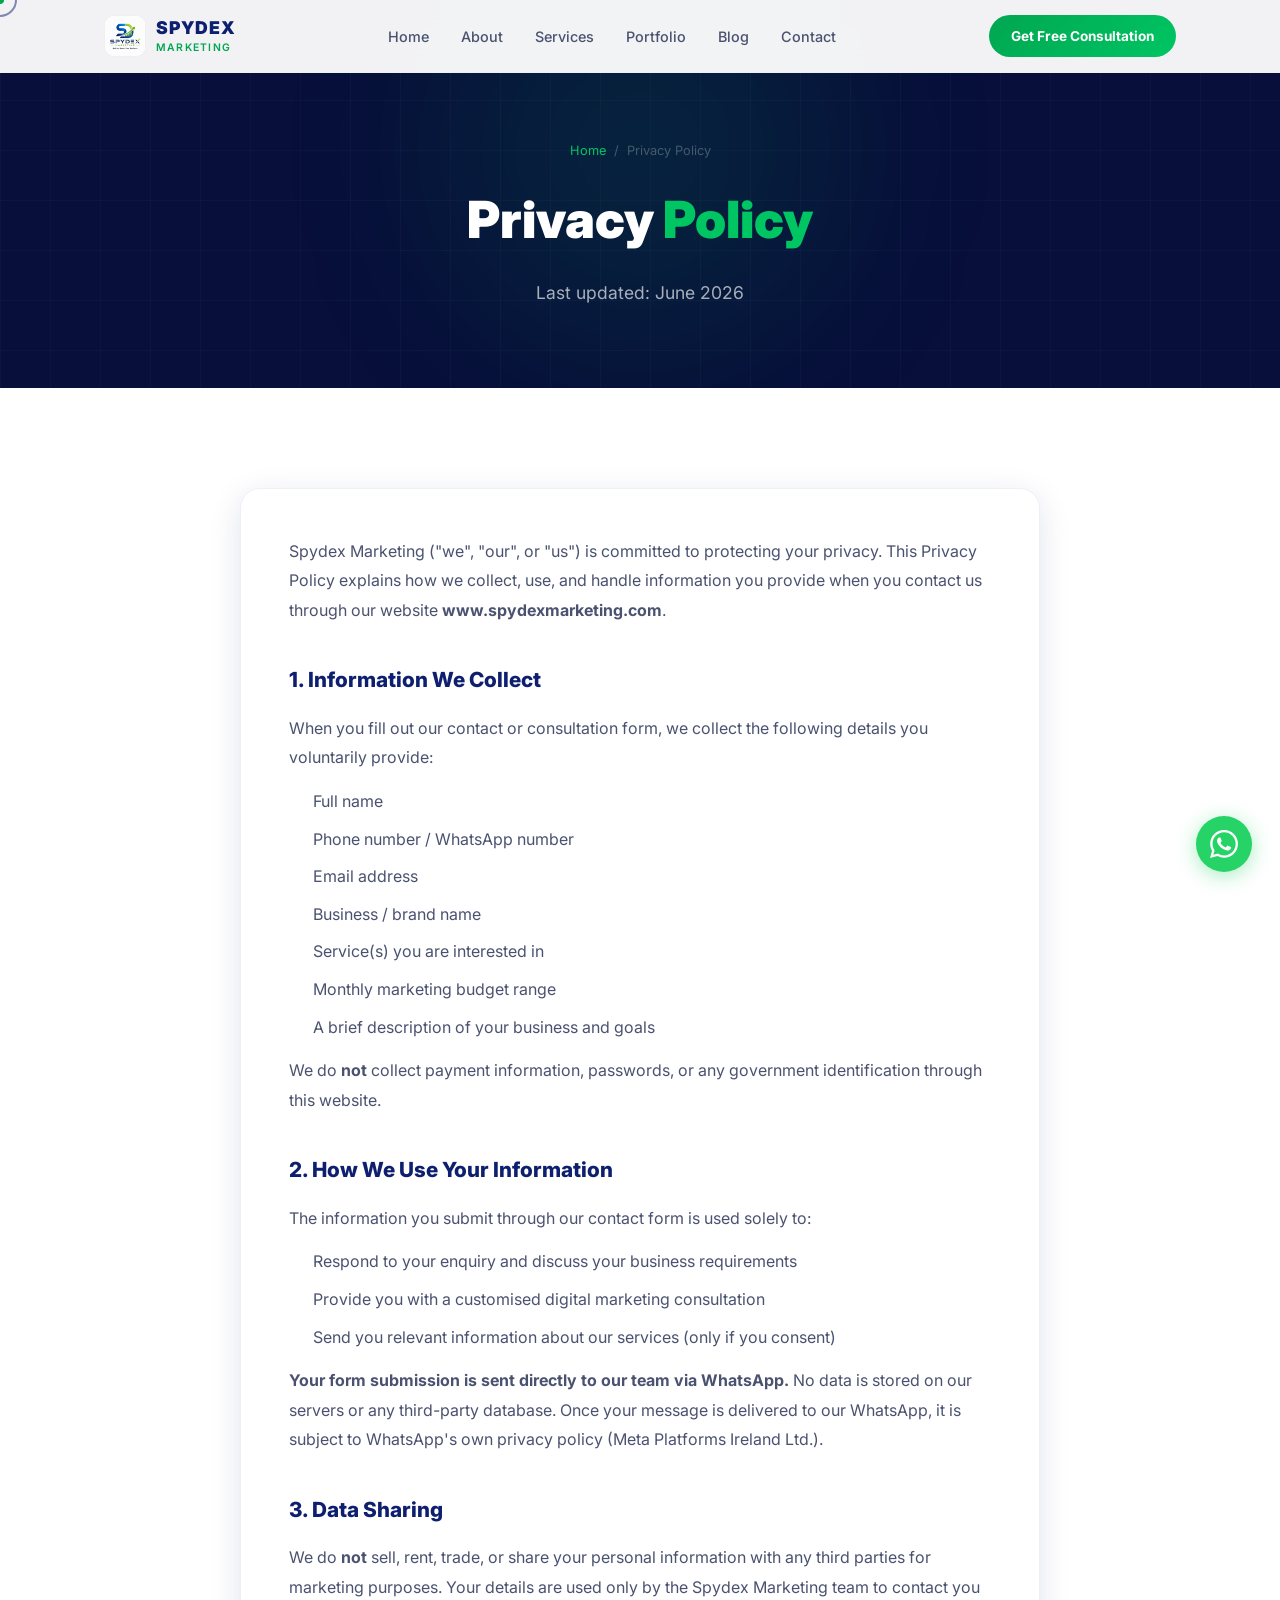
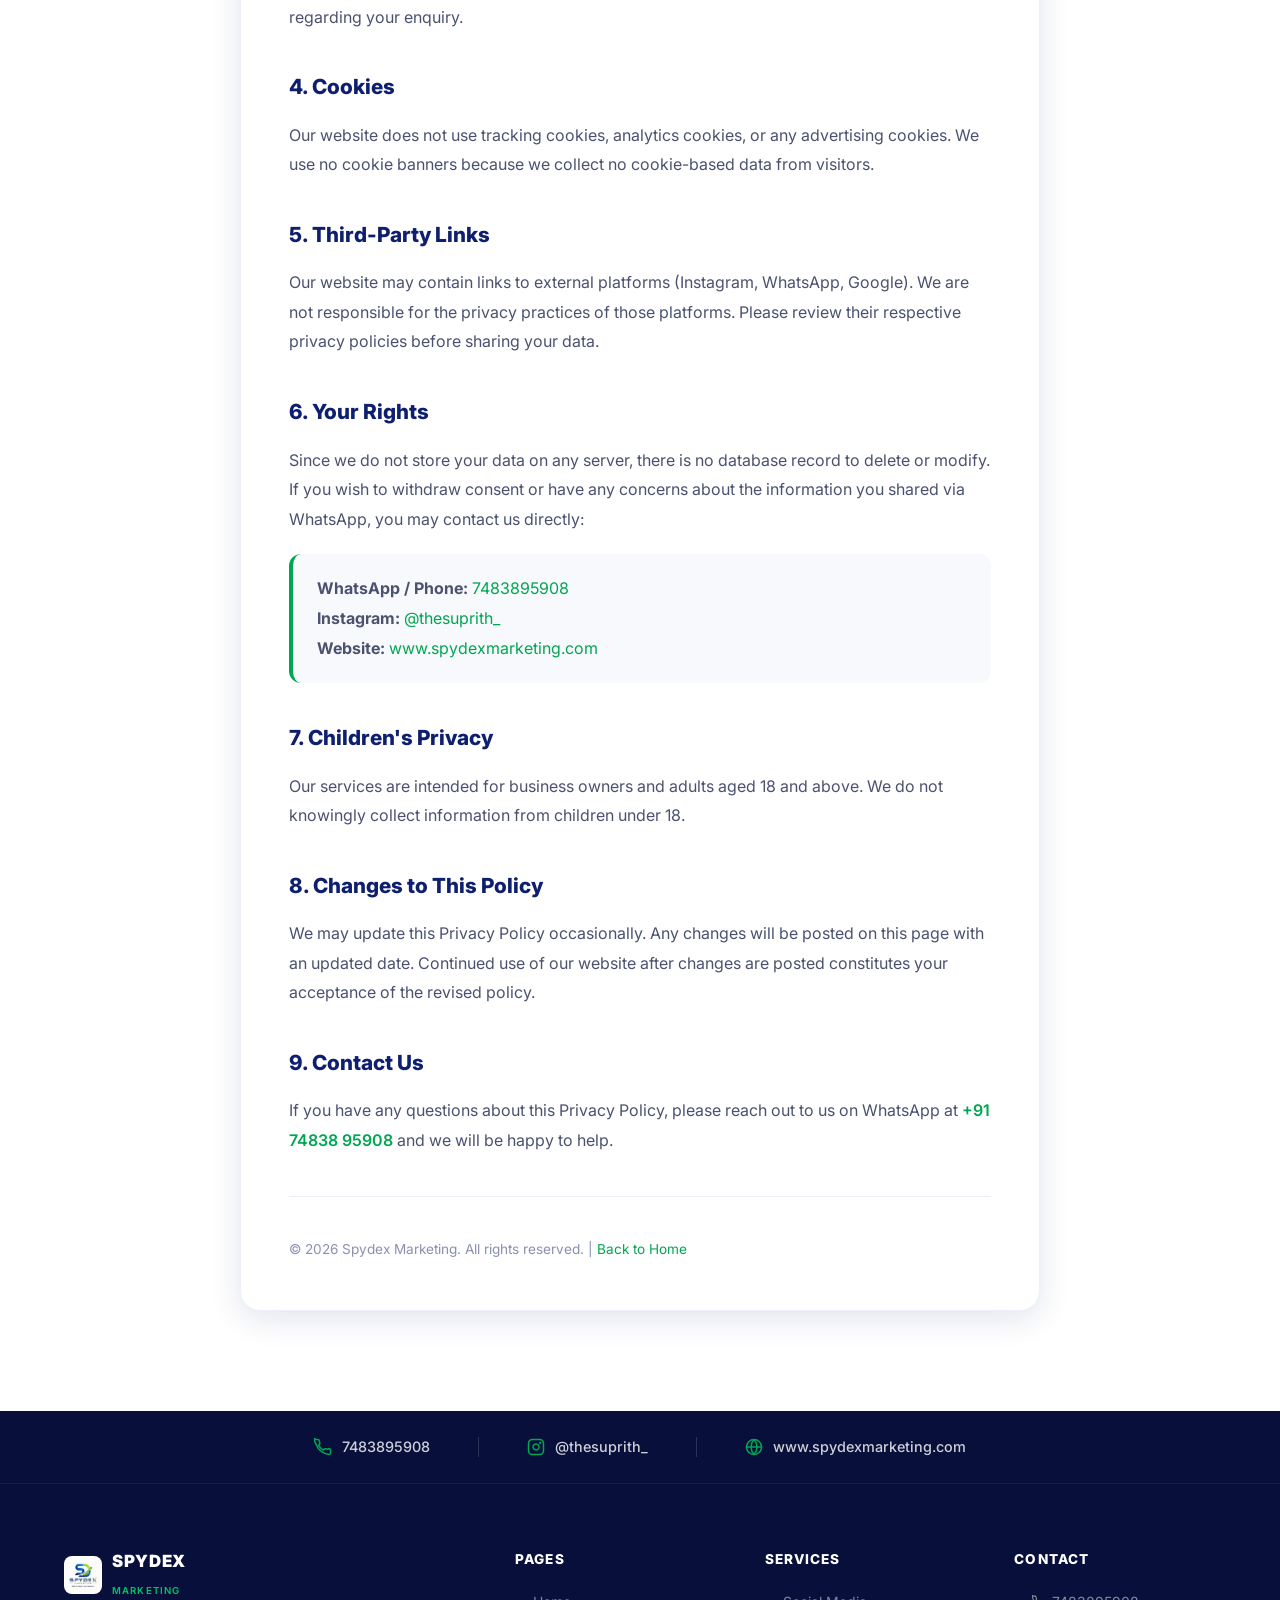
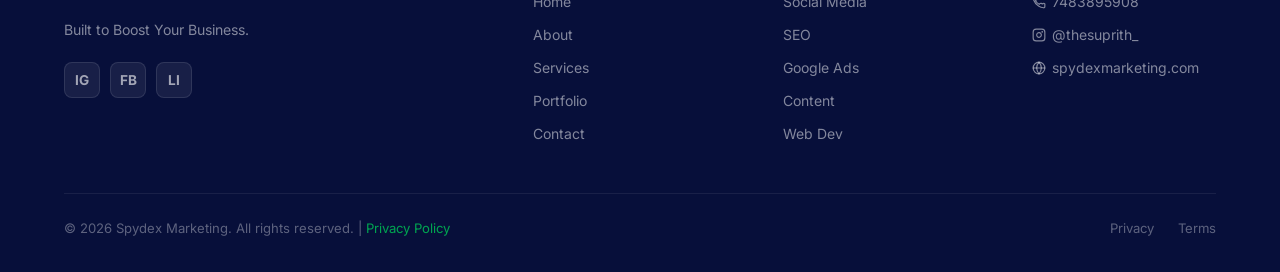
<file: privacy.html>
<!DOCTYPE html>
<html lang="en">
<head>
  <meta charset="UTF-8"/><meta name="viewport" content="width=device-width, initial-scale=1.0"/>
  <title>Privacy Policy — Spydex Marketing</title>
  <meta name="description" content="Privacy Policy for Spydex Marketing. Learn how we collect, use, and protect your information."/>
  <meta name="robots" content="noindex, follow"/>
  <link rel="icon" type="image/jpeg" href="logo.jpg"/>
  <link rel="preconnect" href="https://fonts.googleapis.com"/><link rel="preconnect" href="https://fonts.gstatic.com" crossorigin/>
  <link href="https://fonts.googleapis.com/css2?family=Inter:wght@300;400;500;600;700;800;900&family=Playfair+Display:ital,wght@0,700;1,700&display=swap" rel="stylesheet"/>
  <link rel="stylesheet" href="style.css"/>
</head>
<body>
<nav class="nav"><div class="nav-inner">
  <a href="index.html" class="nav-logo"><div class="nav-logo-icon"><img src="logo.jpg" alt="Spydex Marketing"/></div><div class="nav-logo-text"><strong>SPYDEX</strong><span>Marketing</span></div></a>
  <ul class="nav-links"><li><a href="index.html">Home</a></li><li><a href="about.html">About</a></li><li><a href="services.html">Services</a></li><li><a href="portfolio.html">Portfolio</a></li><li><a href="blog.html">Blog</a></li><li><a href="contact.html">Contact</a></li></ul>
  <a href="contact.html" class="nav-cta">Get Free Consultation</a>
  <button class="hamburger" id="hamburger"><span></span><span></span><span></span></button>
</div></nav>
<div class="mobile-nav" id="mobileNav"><ul><li><a href="index.html">Home</a></li><li><a href="about.html">About</a></li><li><a href="services.html">Services</a></li><li><a href="portfolio.html">Portfolio</a></li><li><a href="blog.html">Blog</a></li><li><a href="contact.html">Contact</a></li></ul></div>

<section class="page-hero">
  <div class="page-hero-glow"></div>
  <div class="container page-hero-inner">
    <div class="breadcrumb"><a href="index.html">Home</a><span>/</span><span>Privacy Policy</span></div>
    <h1>Privacy <span>Policy</span></h1>
    <p>Last updated: June 2026</p>
  </div>
</section>

<section class="section">
  <div class="container" style="max-width:800px;">
    <div style="background:white;border-radius:20px;padding:48px;box-shadow:var(--shadow);border:1px solid var(--gray-100);line-height:1.85;color:var(--gray-600);">

      <p style="font-size:1rem;margin-bottom:32px;">Spydex Marketing ("we", "our", or "us") is committed to protecting your privacy. This Privacy Policy explains how we collect, use, and handle information you provide when you contact us through our website <strong>www.spydexmarketing.com</strong>.</p>

      <h2 style="font-size:1.3rem;font-weight:800;color:var(--navy);margin:36px 0 14px;">1. Information We Collect</h2>
      <p>When you fill out our contact or consultation form, we collect the following details you voluntarily provide:</p>
      <ul style="margin:14px 0 14px 24px;display:flex;flex-direction:column;gap:8px;">
        <li>Full name</li>
        <li>Phone number / WhatsApp number</li>
        <li>Email address</li>
        <li>Business / brand name</li>
        <li>Service(s) you are interested in</li>
        <li>Monthly marketing budget range</li>
        <li>A brief description of your business and goals</li>
      </ul>
      <p>We do <strong>not</strong> collect payment information, passwords, or any government identification through this website.</p>

      <h2 style="font-size:1.3rem;font-weight:800;color:var(--navy);margin:36px 0 14px;">2. How We Use Your Information</h2>
      <p>The information you submit through our contact form is used solely to:</p>
      <ul style="margin:14px 0 14px 24px;display:flex;flex-direction:column;gap:8px;">
        <li>Respond to your enquiry and discuss your business requirements</li>
        <li>Provide you with a customised digital marketing consultation</li>
        <li>Send you relevant information about our services (only if you consent)</li>
      </ul>
      <p><strong>Your form submission is sent directly to our team via WhatsApp.</strong> No data is stored on our servers or any third-party database. Once your message is delivered to our WhatsApp, it is subject to WhatsApp's own privacy policy (Meta Platforms Ireland Ltd.).</p>

      <h2 style="font-size:1.3rem;font-weight:800;color:var(--navy);margin:36px 0 14px;">3. Data Sharing</h2>
      <p>We do <strong>not</strong> sell, rent, trade, or share your personal information with any third parties for marketing purposes. Your details are used only by the Spydex Marketing team to contact you regarding your enquiry.</p>

      <h2 style="font-size:1.3rem;font-weight:800;color:var(--navy);margin:36px 0 14px;">4. Cookies</h2>
      <p>Our website does not use tracking cookies, analytics cookies, or any advertising cookies. We use no cookie banners because we collect no cookie-based data from visitors.</p>

      <h2 style="font-size:1.3rem;font-weight:800;color:var(--navy);margin:36px 0 14px;">5. Third-Party Links</h2>
      <p>Our website may contain links to external platforms (Instagram, WhatsApp, Google). We are not responsible for the privacy practices of those platforms. Please review their respective privacy policies before sharing your data.</p>

      <h2 style="font-size:1.3rem;font-weight:800;color:var(--navy);margin:36px 0 14px;">6. Your Rights</h2>
      <p>Since we do not store your data on any server, there is no database record to delete or modify. If you wish to withdraw consent or have any concerns about the information you shared via WhatsApp, you may contact us directly:</p>
      <div style="margin:20px 0;padding:20px 24px;background:var(--gray-50);border-radius:12px;border-left:4px solid var(--green);">
        <p style="margin:0;"><strong>WhatsApp / Phone:</strong> <a href="tel:7483895908" style="color:var(--green);">7483895908</a><br/>
        <strong>Instagram:</strong> <a href="https://instagram.com/thesuprith_" target="_blank" style="color:var(--green);">@thesuprith_</a><br/>
        <strong>Website:</strong> <a href="https://www.spydexmarketing.com" style="color:var(--green);">www.spydexmarketing.com</a></p>
      </div>

      <h2 style="font-size:1.3rem;font-weight:800;color:var(--navy);margin:36px 0 14px;">7. Children's Privacy</h2>
      <p>Our services are intended for business owners and adults aged 18 and above. We do not knowingly collect information from children under 18.</p>

      <h2 style="font-size:1.3rem;font-weight:800;color:var(--navy);margin:36px 0 14px;">8. Changes to This Policy</h2>
      <p>We may update this Privacy Policy occasionally. Any changes will be posted on this page with an updated date. Continued use of our website after changes are posted constitutes your acceptance of the revised policy.</p>

      <h2 style="font-size:1.3rem;font-weight:800;color:var(--navy);margin:36px 0 14px;">9. Contact Us</h2>
      <p>If you have any questions about this Privacy Policy, please reach out to us on WhatsApp at <a href="https://wa.me/917483895908" target="_blank" style="color:var(--green);font-weight:600;">+91 74838 95908</a> and we will be happy to help.</p>

      <hr style="border:none;border-top:1px solid var(--gray-100);margin:40px 0;"/>
      <p style="font-size:0.85rem;color:var(--gray-400);">© 2026 Spydex Marketing. All rights reserved. | <a href="index.html" style="color:var(--green);">Back to Home</a></p>
    </div>
  </div>
</section>

<div class="contact-strip"><div class="contact-strip-inner">
  <div class="contact-strip-item"><svg class="icon"><use href="#ic-phone"/></svg> <a href="tel:7483895908">7483895908</a></div>
  <div class="contact-strip-sep"></div>
  <div class="contact-strip-item"><svg class="icon"><use href="#ic-instagram"/></svg> <a href="https://instagram.com/thesuprith_" target="_blank">@thesuprith_</a></div>
  <div class="contact-strip-sep"></div>
  <div class="contact-strip-item"><svg class="icon"><use href="#ic-globe"/></svg> <a href="#">www.spydexmarketing.com</a></div>
</div></div>
<footer class="footer"><div class="container">
  <div class="footer-grid">
    <div class="footer-brand"><div class="footer-logo"><div class="footer-logo-icon"><img src="logo.jpg" alt="Spydex Marketing"/></div><div><strong>SPYDEX</strong><span>Marketing</span></div></div><p class="footer-desc">Built to Boost Your Business.</p><div class="footer-social"><a href="#">IG</a><a href="#">FB</a><a href="#">LI</a></div></div>
    <div class="footer-col"><h4>Pages</h4><ul><li><a href="index.html">Home</a></li><li><a href="about.html">About</a></li><li><a href="services.html">Services</a></li><li><a href="portfolio.html">Portfolio</a></li><li><a href="contact.html">Contact</a></li></ul></div>
    <div class="footer-col"><h4>Services</h4><ul><li><a href="services.html">Social Media</a></li><li><a href="services.html">SEO</a></li><li><a href="services.html">Google Ads</a></li><li><a href="services.html">Content</a></li><li><a href="services.html">Web Dev</a></li></ul></div>
    <div class="footer-col"><h4>Contact</h4><ul><li><a href="tel:7483895908"><svg class="icon"><use href="#ic-phone"/></svg> 7483895908</a></li><li><a href="https://instagram.com/thesuprith_"><svg class="icon"><use href="#ic-instagram"/></svg> @thesuprith_</a></li><li><a href="#"><svg class="icon"><use href="#ic-globe"/></svg> spydexmarketing.com</a></li></ul></div>
  </div>
  <div class="footer-bottom"><p>© 2026 Spydex Marketing. All rights reserved. | <a href="privacy.html" style="color:var(--green);">Privacy Policy</a></p><div class="footer-bottom-links"><a href="privacy.html">Privacy</a><a href="#">Terms</a></div></div>
</div></footer>
<a href="https://wa.me/917483895908" class="wa-float" target="_blank"><svg viewBox="0 0 24 24"><path d="M17.472 14.382c-.297-.149-1.758-.867-2.03-.967-.273-.099-.471-.148-.67.15-.197.297-.767.966-.94 1.164-.173.199-.347.223-.644.075-.297-.15-1.255-.463-2.39-1.475-.883-.788-1.48-1.761-1.653-2.059-.173-.297-.018-.458.13-.606.134-.133.298-.347.446-.52.149-.174.198-.298.298-.497.099-.198.05-.371-.025-.52-.075-.149-.669-1.612-.916-2.207-.242-.579-.487-.5-.669-.51-.173-.008-.371-.01-.57-.01-.198 0-.52.074-.792.372-.272.297-1.04 1.016-1.04 2.479 0 1.462 1.065 2.875 1.213 3.074.149.198 2.096 3.2 5.077 4.487.709.306 1.262.489 1.694.625.712.227 1.36.195 1.871.118.571-.085 1.758-.719 2.006-1.413.248-.694.248-1.289.173-1.413-.074-.124-.272-.198-.57-.347m-5.421 7.403h-.004a9.87 9.87 0 01-5.031-1.378l-.361-.214-3.741.982.998-3.648-.235-.374a9.86 9.86 0 01-1.51-5.26c.001-5.45 4.436-9.884 9.888-9.884 2.64 0 5.122 1.03 6.988 2.898a9.825 9.825 0 012.893 6.994c-.003 5.45-4.437 9.884-9.885 9.884m8.413-18.297A11.815 11.815 0 0012.05 0C5.495 0 .16 5.335.157 11.892c0 2.096.547 4.142 1.588 5.945L.057 24l6.305-1.654a11.882 11.882 0 005.683 1.448h.005c6.554 0 11.89-5.335 11.893-11.893a11.821 11.821 0 00-3.48-8.413z"/></svg></a>
<script src="script.js"></script>
</body></html>
</file>
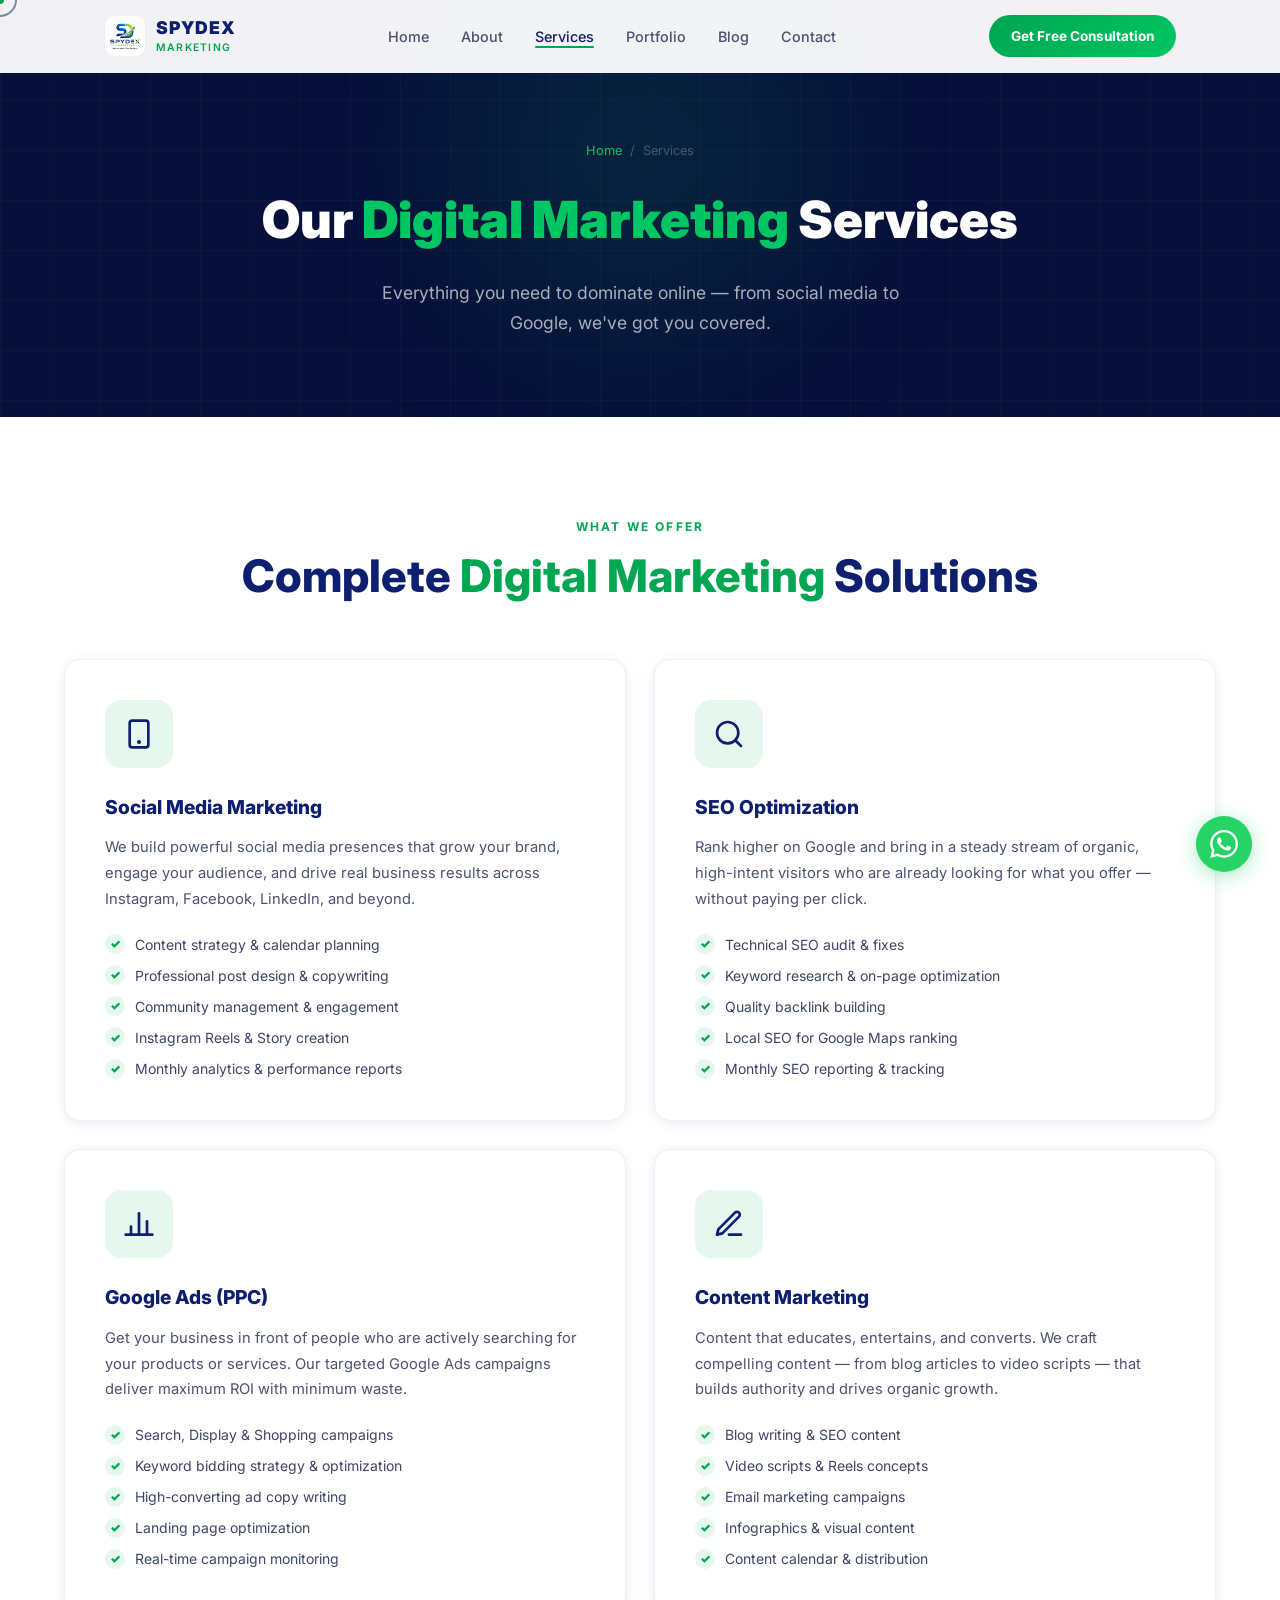
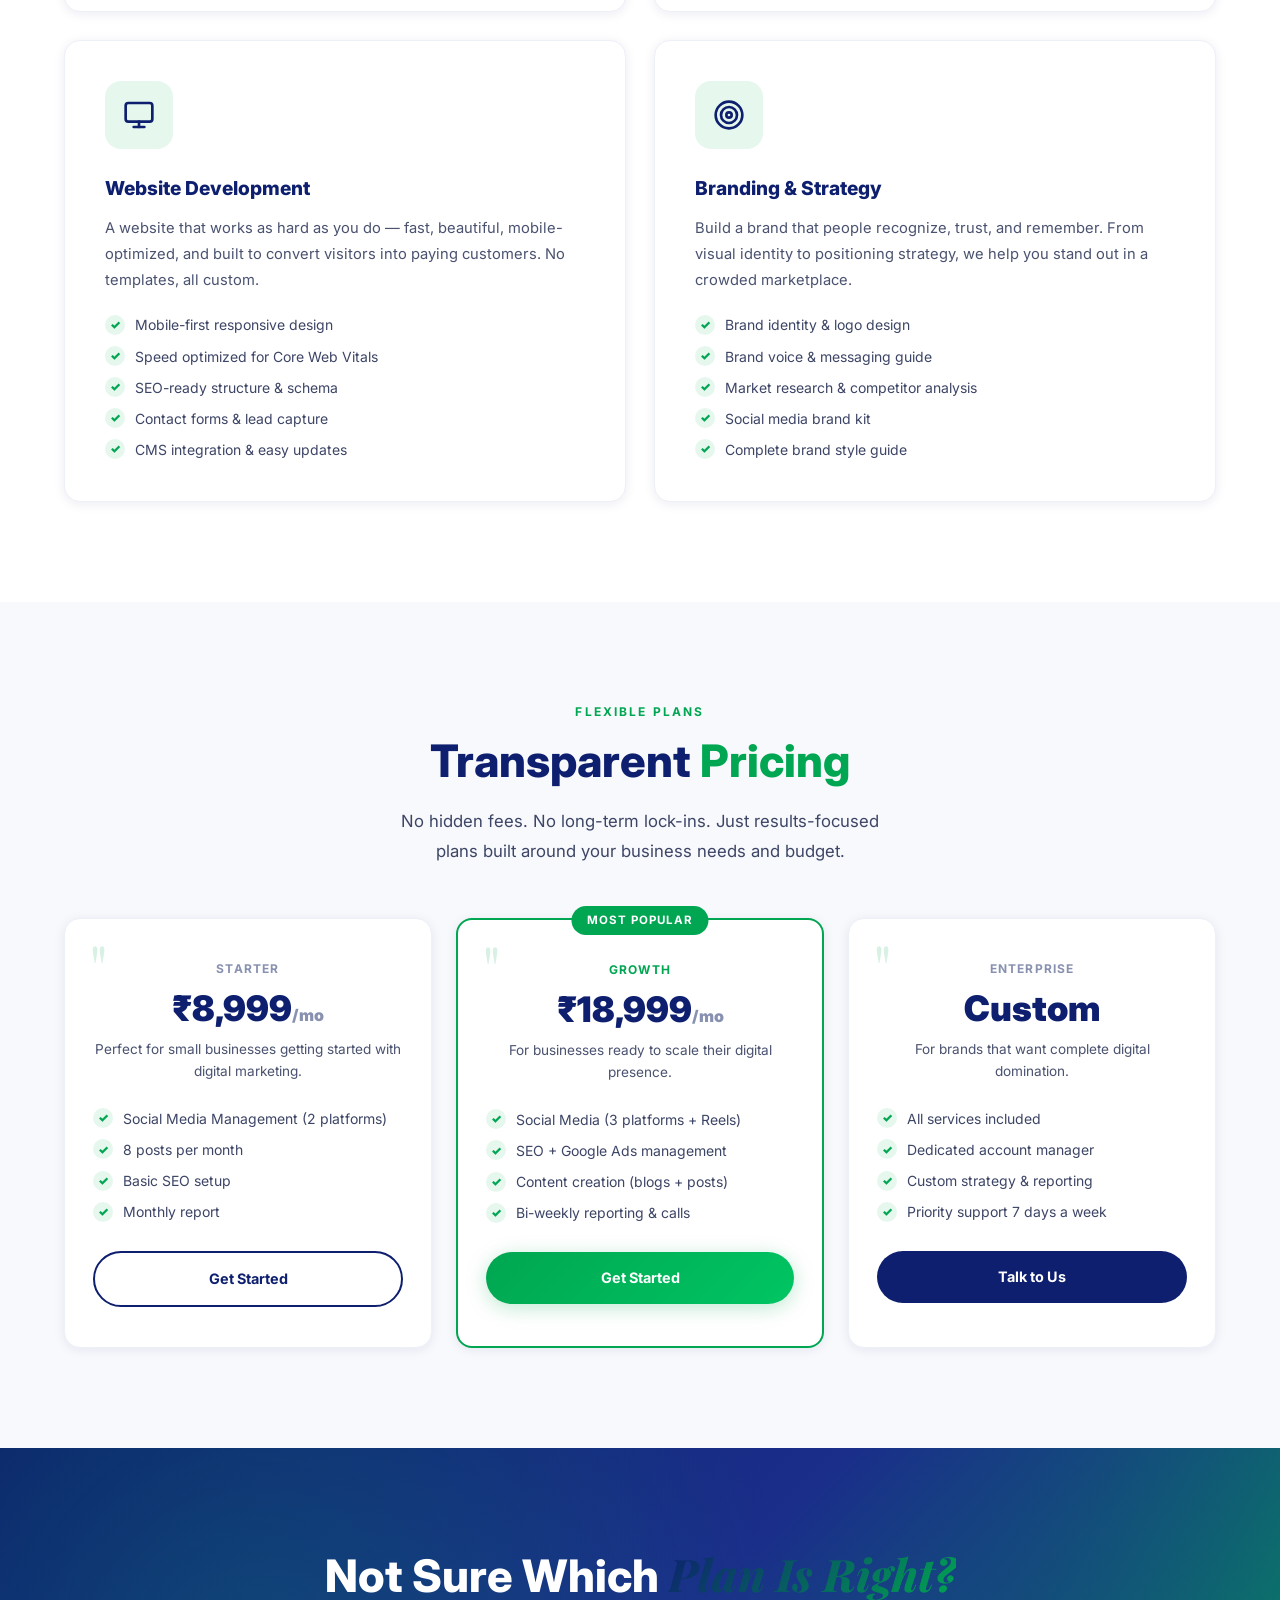
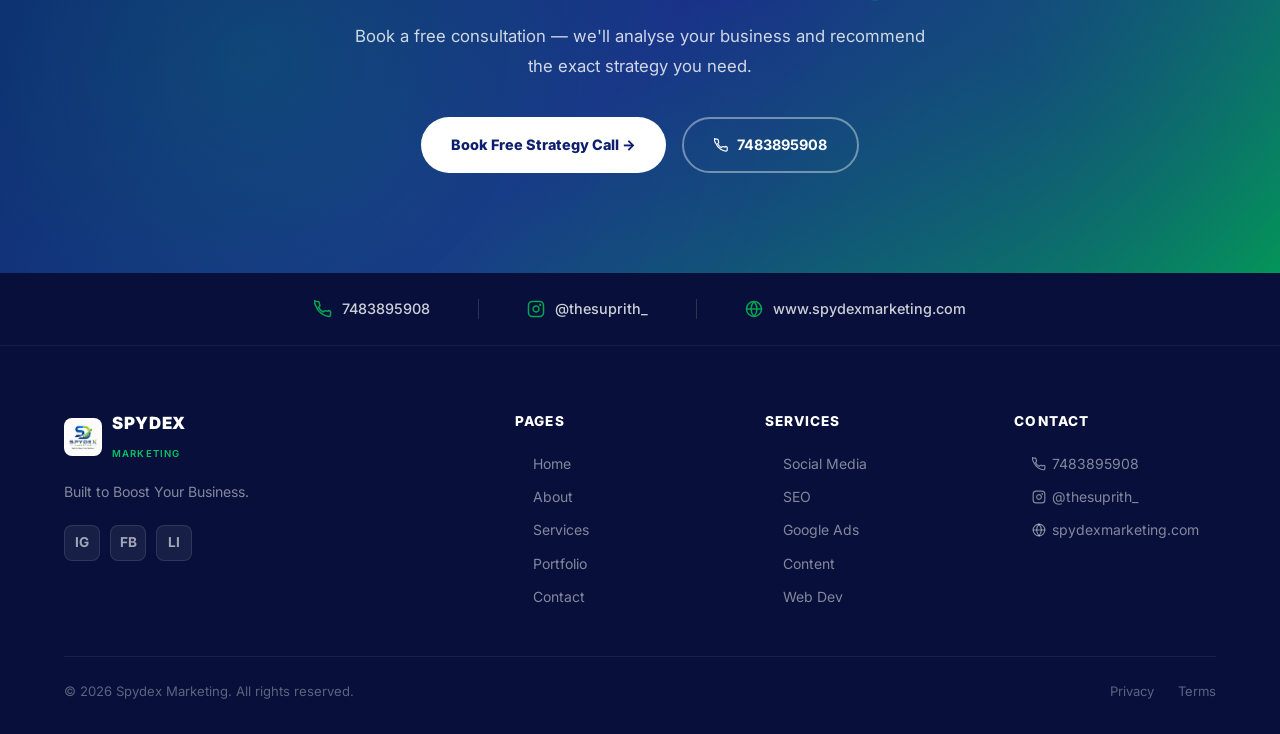
<file: services.html>
<!DOCTYPE html>
<html lang="en">
<head>
  <meta charset="UTF-8"/><meta name="viewport" content="width=device-width, initial-scale=1.0"/>
  <title>Services — Spydex Marketing</title>
  <meta name="description" content="Explore Spydex Marketing's services: Social Media Marketing, SEO, Google Ads, Content Marketing, Website Development, and Branding."/>
  <meta name="keywords" content="social media marketing services, SEO agency, Google Ads management, content marketing, website development India"/>
  <meta name="robots" content="index, follow"/>
  <link rel="canonical" href="https://www.spydexmarketing.com/services.html"/>
  <meta property="og:title" content="Services — Spydex Marketing"/>
  <meta property="og:description" content="Social Media Marketing, SEO, Google Ads, Content Marketing, Website Development, and Branding — starting ₹8,999/month."/>
  <meta property="og:url" content="https://www.spydexmarketing.com/services.html"/>
  <meta property="og:site_name" content="Spydex Marketing"/>
  <link rel="icon" type="image/jpeg" href="logo.jpg"/>
  <link rel="preconnect" href="https://fonts.googleapis.com"/><link rel="preconnect" href="https://fonts.gstatic.com" crossorigin/>
  <link href="https://fonts.googleapis.com/css2?family=Inter:wght@300;400;500;600;700;800;900&family=Playfair+Display:ital,wght@0,700;1,700&display=swap" rel="stylesheet"/>
  <link rel="stylesheet" href="style.css"/>
</head>
<body>
<nav class="nav"><div class="nav-inner">
  <a href="index.html" class="nav-logo"><div class="nav-logo-icon"><img src="logo.jpg" alt="Spydex Marketing"/></div><div class="nav-logo-text"><strong>SPYDEX</strong><span>Marketing</span></div></a>
  <ul class="nav-links"><li><a href="index.html">Home</a></li><li><a href="about.html">About</a></li><li><a href="services.html" class="active">Services</a></li><li><a href="portfolio.html">Portfolio</a></li><li><a href="blog.html">Blog</a></li><li><a href="contact.html">Contact</a></li></ul>
  <a href="contact.html" class="nav-cta">Get Free Consultation</a>
  <button class="hamburger" id="hamburger"><span></span><span></span><span></span></button>
</div></nav>
<div class="mobile-nav" id="mobileNav"><ul><li><a href="index.html">Home</a></li><li><a href="about.html">About</a></li><li><a href="services.html">Services</a></li><li><a href="portfolio.html">Portfolio</a></li><li><a href="blog.html">Blog</a></li><li><a href="contact.html">Contact</a></li></ul></div>

<section class="page-hero">
  <div class="page-hero-glow"></div>
  <div class="container page-hero-inner">
    <div class="breadcrumb"><a href="index.html">Home</a><span>/</span><span>Services</span></div>
    <h1>Our <span>Digital Marketing</span> Services</h1>
    <p>Everything you need to dominate online — from social media to Google, we've got you covered.</p>
  </div>
</section>

<section class="section">
  <div class="container">
    <div class="label center reveal">What We Offer</div>
    <h2 class="title center reveal">Complete <span>Digital Marketing</span> Solutions</h2>
    <div class="services-detail">

      <div class="service-detail-card reveal">
        <div class="sd-icon"><svg class="icon"><use href="#ic-smartphone"/></svg></div>
        <h3>Social Media Marketing</h3>
        <p>We build powerful social media presences that grow your brand, engage your audience, and drive real business results across Instagram, Facebook, LinkedIn, and beyond.</p>
        <div class="sd-features">
          <div class="sd-feat">Content strategy & calendar planning</div>
          <div class="sd-feat">Professional post design & copywriting</div>
          <div class="sd-feat">Community management & engagement</div>
          <div class="sd-feat">Instagram Reels & Story creation</div>
          <div class="sd-feat">Monthly analytics & performance reports</div>
        </div>
      </div>

      <div class="service-detail-card reveal">
        <div class="sd-icon"><svg class="icon"><use href="#ic-search"/></svg></div>
        <h3>SEO Optimization</h3>
        <p>Rank higher on Google and bring in a steady stream of organic, high-intent visitors who are already looking for what you offer — without paying per click.</p>
        <div class="sd-features">
          <div class="sd-feat">Technical SEO audit & fixes</div>
          <div class="sd-feat">Keyword research & on-page optimization</div>
          <div class="sd-feat">Quality backlink building</div>
          <div class="sd-feat">Local SEO for Google Maps ranking</div>
          <div class="sd-feat">Monthly SEO reporting & tracking</div>
        </div>
      </div>

      <div class="service-detail-card reveal">
        <div class="sd-icon"><svg class="icon"><use href="#ic-chartbar"/></svg></div>
        <h3>Google Ads (PPC)</h3>
        <p>Get your business in front of people who are actively searching for your products or services. Our targeted Google Ads campaigns deliver maximum ROI with minimum waste.</p>
        <div class="sd-features">
          <div class="sd-feat">Search, Display & Shopping campaigns</div>
          <div class="sd-feat">Keyword bidding strategy & optimization</div>
          <div class="sd-feat">High-converting ad copy writing</div>
          <div class="sd-feat">Landing page optimization</div>
          <div class="sd-feat">Real-time campaign monitoring</div>
        </div>
      </div>

      <div class="service-detail-card reveal">
        <div class="sd-icon"><svg class="icon"><use href="#ic-pen"/></svg></div>
        <h3>Content Marketing</h3>
        <p>Content that educates, entertains, and converts. We craft compelling content — from blog articles to video scripts — that builds authority and drives organic growth.</p>
        <div class="sd-features">
          <div class="sd-feat">Blog writing & SEO content</div>
          <div class="sd-feat">Video scripts & Reels concepts</div>
          <div class="sd-feat">Email marketing campaigns</div>
          <div class="sd-feat">Infographics & visual content</div>
          <div class="sd-feat">Content calendar & distribution</div>
        </div>
      </div>

      <div class="service-detail-card reveal">
        <div class="sd-icon"><svg class="icon"><use href="#ic-monitor"/></svg></div>
        <h3>Website Development</h3>
        <p>A website that works as hard as you do — fast, beautiful, mobile-optimized, and built to convert visitors into paying customers. No templates, all custom.</p>
        <div class="sd-features">
          <div class="sd-feat">Mobile-first responsive design</div>
          <div class="sd-feat">Speed optimized for Core Web Vitals</div>
          <div class="sd-feat">SEO-ready structure & schema</div>
          <div class="sd-feat">Contact forms & lead capture</div>
          <div class="sd-feat">CMS integration & easy updates</div>
        </div>
      </div>

      <div class="service-detail-card reveal">
        <div class="sd-icon"><svg class="icon"><use href="#ic-target"/></svg></div>
        <h3>Branding & Strategy</h3>
        <p>Build a brand that people recognize, trust, and remember. From visual identity to positioning strategy, we help you stand out in a crowded marketplace.</p>
        <div class="sd-features">
          <div class="sd-feat">Brand identity & logo design</div>
          <div class="sd-feat">Brand voice & messaging guide</div>
          <div class="sd-feat">Market research & competitor analysis</div>
          <div class="sd-feat">Social media brand kit</div>
          <div class="sd-feat">Complete brand style guide</div>
        </div>
      </div>

    </div>
  </div>
</section>

<!-- PRICING TEASER -->
<section class="section" style="background:var(--gray-50)">
  <div class="container">
    <div class="label center reveal">Flexible Plans</div>
    <h2 class="title center reveal">Transparent <span>Pricing</span></h2>
    <p class="body-text text-center reveal" style="max-width:520px;margin:0 auto 52px;">No hidden fees. No long-term lock-ins. Just results-focused plans built around your business needs and budget.</p>
    <div style="display:grid;grid-template-columns:repeat(3,1fr);gap:24px;" class="responsive-grid">
      <div class="testi-card reveal" style="text-align:center;padding:40px 28px;">
        <div style="font-size:0.75rem;font-weight:700;text-transform:uppercase;letter-spacing:0.1em;color:var(--gray-400);margin-bottom:12px;">Starter</div>
        <div style="font-size:2.2rem;font-weight:900;color:var(--navy);line-height:1;margin-bottom:4px;">₹8,999<span style="font-size:1rem;color:var(--gray-400)">/mo</span></div>
        <p style="font-size:0.85rem;color:var(--gray-600);margin:12px 0 24px;">Perfect for small businesses getting started with digital marketing.</p>
        <div class="sd-features" style="text-align:left;margin-bottom:28px;">
          <div class="sd-feat">Social Media Management (2 platforms)</div>
          <div class="sd-feat">8 posts per month</div>
          <div class="sd-feat">Basic SEO setup</div>
          <div class="sd-feat">Monthly report</div>
        </div>
        <a href="contact.html" class="btn btn-outline" style="width:100%;justify-content:center;">Get Started</a>
      </div>
      <div class="testi-card reveal" style="text-align:center;padding:40px 28px;border:2px solid var(--green);position:relative;">
        <div style="position:absolute;top:-14px;left:50%;transform:translateX(-50%);background:var(--green);color:white;font-size:0.72rem;font-weight:700;padding:5px 16px;border-radius:100px;letter-spacing:0.08em;text-transform:uppercase;">Most Popular</div>
        <div style="font-size:0.75rem;font-weight:700;text-transform:uppercase;letter-spacing:0.1em;color:var(--green);margin-bottom:12px;">Growth</div>
        <div style="font-size:2.2rem;font-weight:900;color:var(--navy);line-height:1;margin-bottom:4px;">₹18,999<span style="font-size:1rem;color:var(--gray-400)">/mo</span></div>
        <p style="font-size:0.85rem;color:var(--gray-600);margin:12px 0 24px;">For businesses ready to scale their digital presence.</p>
        <div class="sd-features" style="text-align:left;margin-bottom:28px;">
          <div class="sd-feat">Social Media (3 platforms + Reels)</div>
          <div class="sd-feat">SEO + Google Ads management</div>
          <div class="sd-feat">Content creation (blogs + posts)</div>
          <div class="sd-feat">Bi-weekly reporting & calls</div>
        </div>
        <a href="contact.html" class="btn btn-primary" style="width:100%;justify-content:center;">Get Started</a>
      </div>
      <div class="testi-card reveal" style="text-align:center;padding:40px 28px;">
        <div style="font-size:0.75rem;font-weight:700;text-transform:uppercase;letter-spacing:0.1em;color:var(--gray-400);margin-bottom:12px;">Enterprise</div>
        <div style="font-size:2.2rem;font-weight:900;color:var(--navy);line-height:1;margin-bottom:4px;">Custom</div>
        <p style="font-size:0.85rem;color:var(--gray-600);margin:12px 0 24px;">For brands that want complete digital domination.</p>
        <div class="sd-features" style="text-align:left;margin-bottom:28px;">
          <div class="sd-feat">All services included</div>
          <div class="sd-feat">Dedicated account manager</div>
          <div class="sd-feat">Custom strategy & reporting</div>
          <div class="sd-feat">Priority support 7 days a week</div>
        </div>
        <a href="contact.html" class="btn btn-navy" style="width:100%;justify-content:center;">Talk to Us</a>
      </div>
    </div>
  </div>
</section>

<section class="cta-section"><div class="container cta-inner">
  <h2 class="title center reveal" style="color:white;">Not Sure Which <em>Plan Is Right?</em></h2>
  <p class="body-text reveal">Book a free consultation — we'll analyse your business and recommend the exact strategy you need.</p>
  <div class="cta-actions reveal"><a href="contact.html" class="btn btn-white">Book Free Strategy Call →</a><a href="tel:7483895908" class="btn btn-outline" style="border-color:rgba(255,255,255,0.4);color:white;"><svg class="icon"><use href="#ic-phone"/></svg> 7483895908</a></div>
</div></section>

<div class="contact-strip"><div class="contact-strip-inner">
  <div class="contact-strip-item"><svg class="icon"><use href="#ic-phone"/></svg> <a href="tel:7483895908">7483895908</a></div>
  <div class="contact-strip-sep"></div>
  <div class="contact-strip-item"><svg class="icon"><use href="#ic-instagram"/></svg> <a href="https://instagram.com/thesuprith_">@thesuprith_</a></div>
  <div class="contact-strip-sep"></div>
  <div class="contact-strip-item"><svg class="icon"><use href="#ic-globe"/></svg> <a href="#">www.spydexmarketing.com</a></div>
</div></div>
<footer class="footer"><div class="container">
  <div class="footer-grid">
    <div class="footer-brand"><div class="footer-logo"><div class="footer-logo-icon"><img src="logo.jpg" alt="Spydex Marketing"/></div><div><strong>SPYDEX</strong><span>Marketing</span></div></div><p class="footer-desc">Built to Boost Your Business.</p><div class="footer-social"><a href="#">IG</a><a href="#">FB</a><a href="#">LI</a></div></div>
    <div class="footer-col"><h4>Pages</h4><ul><li><a href="index.html">Home</a></li><li><a href="about.html">About</a></li><li><a href="services.html">Services</a></li><li><a href="portfolio.html">Portfolio</a></li><li><a href="contact.html">Contact</a></li></ul></div>
    <div class="footer-col"><h4>Services</h4><ul><li><a href="#">Social Media</a></li><li><a href="#">SEO</a></li><li><a href="#">Google Ads</a></li><li><a href="#">Content</a></li><li><a href="#">Web Dev</a></li></ul></div>
    <div class="footer-col"><h4>Contact</h4><ul><li><a href="tel:7483895908"><svg class="icon"><use href="#ic-phone"/></svg> 7483895908</a></li><li><a href="#"><svg class="icon"><use href="#ic-instagram"/></svg> @thesuprith_</a></li><li><a href="#"><svg class="icon"><use href="#ic-globe"/></svg> spydexmarketing.com</a></li></ul></div>
  </div>
  <div class="footer-bottom"><p>© 2026 Spydex Marketing. All rights reserved.</p><div class="footer-bottom-links"><a href="privacy.html">Privacy</a><a href="#">Terms</a></div></div>
</div></footer>
<a href="https://wa.me/917483895908" class="wa-float" target="_blank"><svg viewBox="0 0 24 24"><path d="M17.472 14.382c-.297-.149-1.758-.867-2.03-.967-.273-.099-.471-.148-.67.15-.197.297-.767.966-.94 1.164-.173.199-.347.223-.644.075-.297-.15-1.255-.463-2.39-1.475-.883-.788-1.48-1.761-1.653-2.059-.173-.297-.018-.458.13-.606.134-.133.298-.347.446-.52.149-.174.198-.298.298-.497.099-.198.05-.371-.025-.52-.075-.149-.669-1.612-.916-2.207-.242-.579-.487-.5-.669-.51-.173-.008-.371-.01-.57-.01-.198 0-.52.074-.792.372-.272.297-1.04 1.016-1.04 2.479 0 1.462 1.065 2.875 1.213 3.074.149.198 2.096 3.2 5.077 4.487.709.306 1.262.489 1.694.625.712.227 1.36.195 1.871.118.571-.085 1.758-.719 2.006-1.413.248-.694.248-1.289.173-1.413-.074-.124-.272-.198-.57-.347m-5.421 7.403h-.004a9.87 9.87 0 01-5.031-1.378l-.361-.214-3.741.982.998-3.648-.235-.374a9.86 9.86 0 01-1.51-5.26c.001-5.45 4.436-9.884 9.888-9.884 2.64 0 5.122 1.03 6.988 2.898a9.825 9.825 0 012.893 6.994c-.003 5.45-4.437 9.884-9.885 9.884m8.413-18.297A11.815 11.815 0 0012.05 0C5.495 0 .16 5.335.157 11.892c0 2.096.547 4.142 1.588 5.945L.057 24l6.305-1.654a11.882 11.882 0 005.683 1.448h.005c6.554 0 11.89-5.335 11.893-11.893a11.821 11.821 0 00-3.48-8.413z"/></svg></a>
<script src="script.js"></script>
</body></html>
</file>
<file: style.css>
/* ============================================================
   SPYDEX MARKETING — Global Styles
   ============================================================ */

*, *::before, *::after { margin: 0; padding: 0; box-sizing: border-box; }

/* ── ICON SYSTEM ── */
svg.icon { width: 1em; height: 1em; display: inline-block; vertical-align: -0.15em; flex-shrink: 0; }
.service-icon svg.icon, .sd-icon svg.icon { color: var(--navy); }
.service-card:hover .service-icon svg.icon, .service-detail-card:hover .sd-icon svg.icon { color: white; }
.ci-icon svg.icon, .why-feature-icon svg.icon, .hero-service-icon svg.icon { color: white; }
.contact-strip-item svg.icon { width: 18px; height: 18px; color: var(--green); flex-shrink: 0; vertical-align: middle; }
.blog-meta svg.icon { width: 14px; height: 14px; vertical-align: -0.1em; }

:root {
  --navy:        #0d1f6e;
  --navy-dark:   #070f3a;
  --navy-mid:    #1a2e8a;
  --green:       #00a651;
  --green-light: #00c563;
  --green-pale:  #e6f7ee;
  --white:       #ffffff;
  --gray-50:     #f8f9fc;
  --gray-100:    #eef0f7;
  --gray-200:    #d8dce8;
  --gray-400:    #8891b0;
  --gray-600:    #4a5270;
  --text:        #0d1f6e;
  --text-body:   #3d4566;
  --gradient:    linear-gradient(135deg, #0d1f6e 0%, #1a2e8a 50%, #00a651 100%);
  --gradient-g:  linear-gradient(135deg, #00a651, #00c563);
  --shadow-sm:   0 2px 12px rgba(13,31,110,0.08);
  --shadow:      0 8px 32px rgba(13,31,110,0.12);
  --shadow-lg:   0 20px 60px rgba(13,31,110,0.18);
  --radius:      16px;
  --radius-sm:   10px;
  --transition:  0.3s cubic-bezier(0.4,0,0.2,1);
}

html { scroll-behavior: smooth; }
body { font-family: 'Inter', sans-serif; background: var(--white); color: var(--text-body); line-height: 1.65; overflow-x: hidden; }
em { font-family: 'Playfair Display', serif; font-style: italic; }
img { max-width: 100%; display: block; }
a { text-decoration: none; color: inherit; }
ul { list-style: none; }

.container { width: 90%; max-width: 1200px; margin: 0 auto; }
.section { padding: 100px 0; }
.section-sm { padding: 70px 0; }

.label {
  display: inline-block; font-size: 0.75rem; font-weight: 700;
  letter-spacing: 0.18em; text-transform: uppercase;
  color: var(--green); margin-bottom: 14px;
}
.label.center { display: block; text-align: center; }

.title {
  font-size: clamp(2rem, 4vw, 2.8rem);
  font-weight: 800; line-height: 1.15;
  color: var(--navy); margin-bottom: 20px;
}
.title.center { text-align: center; }
.title span { color: var(--green); }
.title em { background: linear-gradient(135deg, var(--navy), var(--green)); -webkit-background-clip: text; -webkit-text-fill-color: transparent; background-clip: text; }

.body-text { font-size: 1.05rem; color: var(--text-body); line-height: 1.75; margin-bottom: 16px; }
.text-center { text-align: center; }

/* ── SCROLL PROGRESS ── */
#scroll-bar { position: fixed; top: 0; left: 0; height: 3px; background: var(--gradient-g); z-index: 9999; width: 0; transition: width 0.1s linear; }

/* ── CURSOR ── */
.c-dot  { width: 8px; height: 8px; background: var(--green); border-radius: 50%; position: fixed; pointer-events: none; z-index: 9998; transform: translate(-50%,-50%); }
.c-ring { width: 34px; height: 34px; border: 2px solid var(--navy); border-radius: 50%; position: fixed; pointer-events: none; z-index: 9997; transform: translate(-50%,-50%); opacity: 0.5; transition: width 0.25s, height 0.25s, opacity 0.25s; }
.c-ring.hover { width: 52px; height: 52px; background: var(--green); opacity: 0.15; border-color: var(--green); }
body { cursor: none; }
a, button, input, select, textarea { cursor: none; }

/* ── WHATSAPP FLOAT ── */
.wa-float {
  position: fixed; bottom: 28px; right: 28px; z-index: 500;
  width: 56px; height: 56px; border-radius: 50%;
  background: #25d366;
  display: flex; align-items: center; justify-content: center;
  box-shadow: 0 4px 20px rgba(37,211,102,0.4);
  transition: all var(--transition);
  animation: wa-pulse 2.5s ease-in-out infinite;
}
.wa-float:hover { transform: scale(1.1); box-shadow: 0 8px 32px rgba(37,211,102,0.5); }
.wa-float svg { width: 28px; height: 28px; fill: white; }
@keyframes wa-pulse {
  0%,100% { box-shadow: 0 4px 20px rgba(37,211,102,0.4), 0 0 0 0 rgba(37,211,102,0.3); }
  50%      { box-shadow: 0 4px 20px rgba(37,211,102,0.4), 0 0 0 12px rgba(37,211,102,0); }
}

/* ── NAV ── */
.nav {
  position: fixed; top: 0; left: 0; right: 0; z-index: 100;
  background: rgba(255,255,255,0.95); backdrop-filter: blur(14px);
  border-bottom: 1px solid var(--gray-100);
  transition: all var(--transition);
}
.nav.scrolled { box-shadow: var(--shadow-sm); }
.nav-inner { display: flex; align-items: center; justify-content: space-between; height: 72px; max-width: 1200px; margin: 0 auto; padding: 0 5%; }

.nav-logo { display: flex; align-items: center; gap: 10px; }
.nav-logo-icon {
  width: 42px; height: 42px; border-radius: 10px;
  overflow: hidden; flex-shrink: 0; background: white;
  border: 1px solid rgba(0,0,0,0.06);
}
.nav-logo-icon img { width: 100%; height: 100%; object-fit: contain; display: block; }
.nav-logo-text { line-height: 1.1; }
.nav-logo-text strong { display: block; font-size: 1.1rem; font-weight: 900; color: var(--navy); letter-spacing: 0.04em; }
.nav-logo-text span { font-size: 0.65rem; font-weight: 600; color: var(--green); letter-spacing: 0.12em; text-transform: uppercase; }

.nav-links { display: flex; gap: 32px; }
.nav-links a { font-size: 0.9rem; font-weight: 500; color: var(--gray-600); transition: color var(--transition); position: relative; padding-bottom: 3px; }
.nav-links a::after { content: ''; position: absolute; bottom: 0; left: 0; width: 0; height: 2px; background: var(--green); border-radius: 2px; transition: width var(--transition); }
.nav-links a:hover, .nav-links a.active { color: var(--navy); }
.nav-links a:hover::after, .nav-links a.active::after { width: 100%; }

.nav-cta { padding: 10px 22px; background: var(--gradient-g); color: white; border-radius: 100px; font-size: 0.85rem; font-weight: 700; border: none; transition: all var(--transition); }
.nav-cta:hover { transform: translateY(-2px); box-shadow: 0 8px 24px rgba(0,166,81,0.3); }

.hamburger { display: none; flex-direction: column; gap: 5px; background: none; border: none; padding: 4px; }
.hamburger span { display: block; width: 24px; height: 2px; background: var(--navy); border-radius: 2px; transition: var(--transition); }

.mobile-nav {
  display: none; position: fixed; top: 72px; left: 0; right: 0;
  background: white; border-bottom: 1px solid var(--gray-100);
  z-index: 99; padding: 20px 5%; box-shadow: var(--shadow);
}
.mobile-nav.open { display: block; }
.mobile-nav ul li { padding: 13px 0; border-bottom: 1px solid var(--gray-100); }
.mobile-nav ul li:last-child { border: none; }
.mobile-nav ul a { font-size: 1rem; font-weight: 600; color: var(--navy); }
.mobile-nav .nav-cta { display: inline-block; margin-top: 12px; }

/* ── BUTTONS ── */
.btn {
  display: inline-flex; align-items: center; gap: 8px;
  padding: 14px 30px; border-radius: 100px;
  font-weight: 700; font-size: 0.9rem; border: none;
  transition: all var(--transition); position: relative; overflow: hidden;
}
.btn::after { content: ''; position: absolute; inset: 0; background: rgba(255,255,255,0.18); transform: translateX(-110%) skewX(-20deg); transition: transform 0.5s ease; }
.btn:hover::after { transform: translateX(120%) skewX(-20deg); }
.btn-primary { background: var(--gradient-g); color: white; box-shadow: 0 4px 20px rgba(0,166,81,0.25); }
.btn-primary:hover { transform: translateY(-3px); box-shadow: 0 10px 36px rgba(0,166,81,0.35); }
.btn-navy { background: var(--navy); color: white; }
.btn-navy:hover { background: var(--navy-mid); transform: translateY(-3px); box-shadow: var(--shadow); }
.btn-outline { background: transparent; color: var(--navy); border: 2px solid var(--navy); }
.btn-outline:hover { background: var(--navy); color: white; transform: translateY(-3px); }
.btn-white { background: white; color: var(--navy); font-weight: 800; }
.btn-white:hover { transform: translateY(-3px); box-shadow: 0 10px 36px rgba(0,0,0,0.15); }

/* ── HERO ── */
.hero {
  min-height: 100vh; padding-top: 72px;
  background: var(--navy-dark);
  display: flex; align-items: center;
  position: relative; overflow: hidden;
}
.hero-grid-bg {
  position: absolute; inset: 0; pointer-events: none;
  background-image:
    linear-gradient(rgba(255,255,255,0.03) 1px, transparent 1px),
    linear-gradient(90deg, rgba(255,255,255,0.03) 1px, transparent 1px);
  background-size: 60px 60px;
}
.hero-glow {
  position: absolute; border-radius: 50%; filter: blur(100px); pointer-events: none;
}
.glow-1 { width: 500px; height: 500px; background: rgba(0,166,81,0.15); top: -100px; right: -100px; }
.glow-2 { width: 400px; height: 400px; background: rgba(13,31,110,0.6); bottom: -80px; left: -80px; }
.glow-3 { width: 300px; height: 300px; background: rgba(0,197,99,0.1); top: 40%; left: 30%; }

.hero-inner { display: flex; align-items: center; gap: 60px; padding: 80px 0; position: relative; z-index: 1; }
.hero-content { flex: 1; }
.hero-eyebrow {
  display: inline-flex; align-items: center; gap: 8px;
  padding: 8px 16px; border-radius: 100px;
  background: rgba(0,166,81,0.15); border: 1px solid rgba(0,166,81,0.3);
  font-size: 0.8rem; font-weight: 700; color: #00c563; letter-spacing: 0.1em;
  text-transform: uppercase; margin-bottom: 28px;
  animation: fadeUp 0.8s ease both;
}
.hero-eyebrow::before { content: ''; width: 8px; height: 8px; border-radius: 50%; background: var(--green-light); animation: blink 1.5s ease-in-out infinite; }
@keyframes blink { 0%,100% { opacity: 1; } 50% { opacity: 0.3; } }

.hero-h1 { font-size: clamp(2.5rem, 5vw, 4.2rem); font-weight: 900; color: white; line-height: 1.08; margin-bottom: 24px; animation: fadeUp 0.8s ease 0.1s both; }
.hero-h1 span { color: var(--green-light); }
.hero-h1 em { font-family: 'Playfair Display', serif; font-style: italic; color: #7dd4ff; }

.hero-sub { font-size: 1.15rem; color: rgba(255,255,255,0.7); line-height: 1.75; margin-bottom: 40px; animation: fadeUp 0.8s ease 0.2s both; }

.hero-actions { display: flex; gap: 16px; flex-wrap: wrap; margin-bottom: 50px; animation: fadeUp 0.8s ease 0.3s both; }

.hero-stats { display: flex; gap: 36px; flex-wrap: wrap; animation: fadeUp 0.8s ease 0.4s both; }
.hero-stat { }
.hero-stat-num { font-size: 1.8rem; font-weight: 900; color: white; line-height: 1; }
.hero-stat-num span { color: var(--green-light); }
.hero-stat-label { font-size: 0.8rem; color: rgba(255,255,255,0.55); margin-top: 4px; }

.hero-visual { flex: 0 0 420px; animation: fadeUp 0.8s ease 0.5s both; }
.hero-card {
  background: rgba(255,255,255,0.05);
  border: 1px solid rgba(255,255,255,0.1);
  border-radius: 24px; padding: 32px;
  backdrop-filter: blur(10px);
  position: relative; overflow: hidden;
}
.hero-card::before {
  content: ''; position: absolute; top: 0; left: 0; right: 0; height: 3px;
  background: var(--gradient-g);
}
.hero-card-title { font-size: 0.75rem; font-weight: 700; color: rgba(255,255,255,0.5); text-transform: uppercase; letter-spacing: 0.12em; margin-bottom: 20px; }
.hero-services { display: flex; flex-direction: column; gap: 12px; }
.hero-service-item {
  display: flex; align-items: center; gap: 12px;
  padding: 12px 16px; border-radius: 12px;
  background: rgba(255,255,255,0.05);
  border: 1px solid rgba(255,255,255,0.08);
  transition: all var(--transition);
}
.hero-service-item:hover { background: rgba(0,166,81,0.15); border-color: rgba(0,166,81,0.3); transform: translateX(4px); }
.hero-service-icon { width: 36px; height: 36px; border-radius: 8px; background: var(--gradient-g); display: flex; align-items: center; justify-content: center; font-size: 1rem; flex-shrink: 0; }
.hero-service-name { font-size: 0.9rem; font-weight: 600; color: white; }
.hero-service-arrow { margin-left: auto; color: rgba(255,255,255,0.3); font-size: 0.9rem; transition: var(--transition); }
.hero-service-item:hover .hero-service-arrow { color: var(--green-light); transform: translateX(4px); }

@keyframes fadeUp { from { opacity: 0; transform: translateY(30px); } to { opacity: 1; transform: none; } }

/* ── TICKER STRIP ── */
.ticker { background: var(--green); padding: 12px 0; overflow: hidden; }
.ticker-track { display: flex; gap: 48px; width: max-content; animation: ticker 20s linear infinite; }
.ticker-item { font-size: 0.85rem; font-weight: 700; color: white; text-transform: uppercase; letter-spacing: 0.08em; white-space: nowrap; display: flex; align-items: center; gap: 16px; }
.ticker-item::after { content: '✦'; opacity: 0.6; }
@keyframes ticker { from { transform: translateX(0); } to { transform: translateX(-50%); } }

/* ── SERVICES SECTION ── */
.services-grid { display: grid; grid-template-columns: repeat(3, 1fr); gap: 24px; margin-top: 56px; }
.service-card {
  background: var(--white);
  border: 1px solid var(--gray-100);
  border-radius: var(--radius);
  padding: 36px 28px;
  transition: all var(--transition);
  position: relative; overflow: hidden;
  box-shadow: var(--shadow-sm);
}
.service-card::before {
  content: ''; position: absolute; bottom: 0; left: 0; right: 0; height: 4px;
  background: var(--gradient-g); transform: scaleX(0); transform-origin: left;
  transition: transform 0.4s ease;
}
.service-card:hover { transform: translateY(-8px); box-shadow: var(--shadow-lg); border-color: transparent; }
.service-card:hover::before { transform: scaleX(1); }
.service-icon {
  width: 60px; height: 60px; border-radius: 14px;
  background: var(--green-pale); display: flex; align-items: center; justify-content: center;
  font-size: 1.6rem; margin-bottom: 20px;
  transition: all var(--transition);
}
.service-card:hover .service-icon { background: var(--gradient-g); transform: scale(1.1) rotate(-5deg); }
.service-card h3 { font-size: 1.1rem; font-weight: 800; color: var(--navy); margin-bottom: 12px; }
.service-card p { font-size: 0.9rem; color: var(--gray-600); line-height: 1.7; margin-bottom: 20px; }
.service-link { font-size: 0.85rem; font-weight: 700; color: var(--green); display: flex; align-items: center; gap: 6px; transition: gap var(--transition); }
.service-card:hover .service-link { gap: 12px; }

/* ── WHY CHOOSE US ── */
.why { background: var(--navy-dark); position: relative; overflow: hidden; }
.why-grid-bg { position: absolute; inset: 0; background-image: linear-gradient(rgba(255,255,255,0.02) 1px, transparent 1px), linear-gradient(90deg,rgba(255,255,255,0.02) 1px,transparent 1px); background-size: 40px 40px; pointer-events: none; }
.why-inner { display: grid; grid-template-columns: 1fr 1fr; gap: 80px; align-items: center; position: relative; z-index: 1; }
.why-left .label { color: #00c563; }
.why-left .title { color: white; }
.why-left .body-text { color: rgba(255,255,255,0.65); }
.why-features { display: flex; flex-direction: column; gap: 16px; margin-top: 32px; }
.why-feature {
  display: flex; align-items: flex-start; gap: 16px;
  padding: 20px; border-radius: var(--radius-sm);
  background: rgba(255,255,255,0.04); border: 1px solid rgba(255,255,255,0.07);
  transition: all var(--transition);
}
.why-feature:hover { background: rgba(0,166,81,0.1); border-color: rgba(0,166,81,0.25); transform: translateX(6px); }
.why-feature-icon { width: 44px; height: 44px; border-radius: 10px; background: var(--gradient-g); display: flex; align-items: center; justify-content: center; font-size: 1.2rem; flex-shrink: 0; }
.why-feature h4 { font-size: 0.95rem; font-weight: 700; color: white; margin-bottom: 4px; }
.why-feature p { font-size: 0.85rem; color: rgba(255,255,255,0.55); line-height: 1.6; }

.why-right { display: grid; grid-template-columns: 1fr 1fr; gap: 16px; }
.why-stat-card {
  background: rgba(255,255,255,0.05); border: 1px solid rgba(255,255,255,0.08);
  border-radius: var(--radius); padding: 28px 24px; text-align: center;
  transition: all var(--transition);
  position: relative; overflow: hidden;
}
.why-stat-card::after { content: ''; position: absolute; inset: 0; background: var(--gradient-g); opacity: 0; transition: opacity 0.3s ease; }
.why-stat-card:hover { transform: translateY(-4px) scale(1.03); }
.why-stat-card:hover::after { opacity: 0.08; }
.why-stat-card .num { font-size: 2.4rem; font-weight: 900; color: var(--green-light); line-height: 1; position: relative; z-index: 1; }
.why-stat-card .num span { font-size: 1.2rem; color: var(--green); }
.why-stat-card .lbl { font-size: 0.8rem; color: rgba(255,255,255,0.55); margin-top: 8px; font-weight: 500; position: relative; z-index: 1; }

/* ── PROCESS ── */
.process-steps { display: grid; grid-template-columns: repeat(4, 1fr); gap: 0; margin-top: 60px; position: relative; }
.process-steps::before {
  content: ''; position: absolute; top: 32px; left: 10%; right: 10%; height: 2px;
  background: linear-gradient(90deg, var(--green), var(--navy));
  z-index: 0;
}
.process-step { text-align: center; padding: 0 16px; position: relative; z-index: 1; }
.step-num {
  width: 64px; height: 64px; border-radius: 50%;
  background: var(--gradient-g);
  display: flex; align-items: center; justify-content: center;
  font-size: 1.3rem; font-weight: 900; color: white;
  margin: 0 auto 20px; border: 4px solid white;
  box-shadow: var(--shadow);
  transition: all var(--transition);
}
.process-step:hover .step-num { transform: scale(1.15); box-shadow: 0 8px 30px rgba(0,166,81,0.35); }
.process-step h4 { font-size: 0.95rem; font-weight: 800; color: var(--navy); margin-bottom: 8px; }
.process-step p { font-size: 0.82rem; color: var(--gray-600); line-height: 1.6; }

/* ── TESTIMONIALS ── */
.testimonials { background: var(--gray-50); }
.testimonials-grid { display: grid; grid-template-columns: repeat(3, 1fr); gap: 24px; margin-top: 56px; }
.testi-card {
  background: white; border-radius: var(--radius); padding: 32px;
  border: 1px solid var(--gray-100); box-shadow: var(--shadow-sm);
  transition: all var(--transition); position: relative;
}
.testi-card::before {
  content: '"'; position: absolute; top: 16px; left: 24px;
  font-size: 4rem; font-family: 'Playfair Display', serif;
  color: var(--green); opacity: 0.15; line-height: 1;
}
.testi-card:hover { transform: translateY(-6px); box-shadow: var(--shadow-lg); }
.testi-stars { color: #f5a623; font-size: 1rem; margin-bottom: 16px; letter-spacing: 2px; }
.testi-text { font-size: 0.95rem; color: var(--text-body); line-height: 1.75; margin-bottom: 24px; font-style: italic; }
.testi-author { display: flex; align-items: center; gap: 12px; border-top: 1px solid var(--gray-100); padding-top: 20px; }
.testi-avatar { width: 44px; height: 44px; border-radius: 50%; background: var(--gradient); display: flex; align-items: center; justify-content: center; font-weight: 800; color: white; font-size: 1rem; flex-shrink: 0; }
.testi-name { font-size: 0.9rem; font-weight: 700; color: var(--navy); }
.testi-role { font-size: 0.78rem; color: var(--gray-400); }

/* ── CTA SECTION ── */
.cta-section {
  background: var(--gradient); position: relative; overflow: hidden;
  text-align: center; padding: 100px 0;
}
.cta-section::before {
  content: ''; position: absolute; inset: 0;
  background-image: radial-gradient(circle at 20% 50%, rgba(0,197,99,0.2) 0%, transparent 50%), radial-gradient(circle at 80% 50%, rgba(26,46,138,0.4) 0%, transparent 50%);
}
.cta-inner { position: relative; z-index: 1; }
.cta-inner .title { color: white; }
.cta-inner .body-text { color: rgba(255,255,255,0.8); max-width: 580px; margin: 0 auto 36px; }
.cta-actions { display: flex; gap: 16px; justify-content: center; flex-wrap: wrap; }

/* ── CONTACT INFO STRIP ── */
.contact-strip { background: var(--navy-dark); padding: 24px 0; }
.contact-strip-inner { display: flex; align-items: center; justify-content: center; gap: 48px; flex-wrap: wrap; }
.contact-strip-item { display: flex; align-items: center; gap: 10px; color: rgba(255,255,255,0.8); font-size: 0.9rem; font-weight: 500; }
.contact-strip-item svg { width: 18px; height: 18px; fill: var(--green); flex-shrink: 0; }
.contact-strip-item a { color: rgba(255,255,255,0.8); transition: color var(--transition); }
.contact-strip-item a:hover { color: var(--green-light); }
.contact-strip-sep { width: 1px; height: 20px; background: rgba(255,255,255,0.15); }

/* ── FOOTER ── */
.footer { background: var(--navy-dark); border-top: 1px solid rgba(255,255,255,0.06); padding: 64px 0 32px; }
.footer-grid { display: grid; grid-template-columns: 2fr 1fr 1fr 1fr; gap: 48px; margin-bottom: 48px; }
.footer-brand { }
.footer-logo { display: flex; align-items: center; gap: 10px; margin-bottom: 16px; }
.footer-logo-icon { width: 38px; height: 38px; border-radius: 8px; overflow: hidden; background: white; border: 1px solid rgba(255,255,255,0.15); flex-shrink: 0; }
.footer-logo-icon img { width: 100%; height: 100%; object-fit: contain; display: block; }
.footer-logo strong { font-size: 1.05rem; font-weight: 900; color: white; letter-spacing: 0.04em; display: block; }
.footer-logo span { font-size: 0.6rem; font-weight: 600; color: var(--green-light); letter-spacing: 0.12em; text-transform: uppercase; }
.footer-desc { font-size: 0.88rem; color: rgba(255,255,255,0.5); line-height: 1.75; margin-bottom: 20px; }
.footer-social { display: flex; gap: 10px; }
.footer-social a { width: 36px; height: 36px; border-radius: 8px; background: rgba(255,255,255,0.07); display: flex; align-items: center; justify-content: center; color: rgba(255,255,255,0.6); font-size: 0.85rem; font-weight: 700; transition: all var(--transition); border: 1px solid rgba(255,255,255,0.1); }
.footer-social a:hover { background: var(--green); color: white; border-color: var(--green); transform: translateY(-3px); }
.footer-col h4 { font-size: 0.85rem; font-weight: 800; color: white; letter-spacing: 0.08em; text-transform: uppercase; margin-bottom: 20px; }
.footer-col ul { display: flex; flex-direction: column; gap: 10px; }
.footer-col ul a { font-size: 0.875rem; color: rgba(255,255,255,0.5); transition: all var(--transition); display: flex; align-items: center; gap: 6px; }
.footer-col ul a:hover { color: var(--green-light); transform: translateX(4px); }
.footer-col ul a::before { content: '→'; opacity: 0; transition: opacity var(--transition); color: var(--green); font-size: 0.8rem; }
.footer-col ul a:hover::before { opacity: 1; }
.footer-bottom { border-top: 1px solid rgba(255,255,255,0.07); padding-top: 24px; display: flex; align-items: center; justify-content: space-between; flex-wrap: wrap; gap: 12px; }
.footer-bottom p { font-size: 0.82rem; color: rgba(255,255,255,0.35); }
.footer-bottom-links { display: flex; gap: 24px; }
.footer-bottom-links a { font-size: 0.82rem; color: rgba(255,255,255,0.35); transition: color var(--transition); }
.footer-bottom-links a:hover { color: var(--green-light); }

/* ── PAGE HERO (inner pages) ── */
.page-hero {
  background: var(--navy-dark);
  padding: 140px 0 80px;
  position: relative; overflow: hidden; text-align: center;
}
.page-hero::before { content: ''; position: absolute; inset: 0; background-image: linear-gradient(rgba(255,255,255,0.025) 1px, transparent 1px), linear-gradient(90deg,rgba(255,255,255,0.025) 1px,transparent 1px); background-size: 50px 50px; }
.page-hero-glow { position: absolute; width: 400px; height: 400px; border-radius: 50%; background: rgba(0,166,81,0.12); filter: blur(80px); top: -50px; left: 50%; transform: translateX(-50%); pointer-events: none; }
.page-hero-inner { position: relative; z-index: 1; }
.page-hero h1 { font-size: clamp(2rem, 5vw, 3.2rem); font-weight: 900; color: white; margin-bottom: 16px; }
.page-hero h1 span { color: var(--green-light); }
.page-hero p { font-size: 1.1rem; color: rgba(255,255,255,0.65); max-width: 560px; margin: 0 auto; line-height: 1.7; }
.breadcrumb { display: flex; align-items: center; justify-content: center; gap: 8px; font-size: 0.8rem; color: rgba(255,255,255,0.45); margin-bottom: 16px; }
.breadcrumb a { color: var(--green-light); }
.breadcrumb span { color: rgba(255,255,255,0.25); }

/* ── ABOUT PAGE ── */
.about-grid { display: grid; grid-template-columns: 1fr 1fr; gap: 80px; align-items: center; }
.about-visual { position: relative; }
.about-card-main {
  background: var(--navy-dark); border-radius: 24px; padding: 40px;
  position: relative; overflow: hidden;
}
.about-card-main::before { content: ''; position: absolute; top: 0; left: 0; right: 0; height: 4px; background: var(--gradient-g); }
.about-running { display: flex; align-items: center; gap: 16px; background: rgba(255,255,255,0.05); border: 1px solid rgba(0,166,81,0.2); border-radius: 12px; padding: 20px; margin-bottom: 20px; }
.about-running-icon { width: 52px; height: 52px; border-radius: 12px; background: var(--gradient-g); display: flex; align-items: center; justify-content: center; font-size: 1.4rem; flex-shrink: 0; }
.about-running strong { display: block; font-size: 1rem; font-weight: 700; color: white; }
.about-running span { font-size: 0.8rem; color: rgba(255,255,255,0.55); }
.about-chart { display: flex; align-items: flex-end; gap: 8px; height: 80px; margin-top: 8px; }
.chart-bar { flex: 1; border-radius: 4px 4px 0 0; background: var(--gradient-g); opacity: 0.7; transition: all 1s ease; }
.about-arrow {
  position: absolute; bottom: -20px; right: 20px;
  width: 100px; height: 100px; opacity: 0.15;
}

.team-values { display: flex; flex-direction: column; gap: 14px; margin-top: 28px; }
.team-value { display: flex; align-items: center; gap: 12px; padding: 14px 18px; background: var(--gray-50); border-radius: var(--radius-sm); border: 1px solid var(--gray-100); transition: all var(--transition); }
.team-value:hover { background: var(--green-pale); border-color: var(--green); transform: translateX(4px); }
.team-value-dot { width: 10px; height: 10px; border-radius: 50%; background: var(--green); flex-shrink: 0; }
.team-value span { font-size: 0.9rem; font-weight: 600; color: var(--navy); }

/* ── SERVICES PAGE ── */
.services-detail { display: grid; grid-template-columns: repeat(2, 1fr); gap: 28px; margin-top: 56px; }
.service-detail-card {
  background: white; border-radius: var(--radius); padding: 40px;
  border: 1px solid var(--gray-100); box-shadow: var(--shadow-sm);
  transition: all var(--transition);
}
.service-detail-card:hover { transform: translateY(-6px); box-shadow: var(--shadow-lg); border-color: var(--green); }
.sd-icon { width: 68px; height: 68px; border-radius: 16px; background: var(--green-pale); display: flex; align-items: center; justify-content: center; font-size: 2rem; margin-bottom: 24px; transition: all var(--transition); }
.service-detail-card:hover .sd-icon { background: var(--gradient-g); transform: rotate(-5deg) scale(1.1); }
.service-detail-card h3 { font-size: 1.2rem; font-weight: 800; color: var(--navy); margin-bottom: 12px; }
.service-detail-card p { font-size: 0.92rem; color: var(--gray-600); line-height: 1.75; margin-bottom: 20px; }
.sd-features { display: flex; flex-direction: column; gap: 8px; }
.sd-feat { display: flex; align-items: center; gap: 10px; font-size: 0.875rem; color: var(--text-body); }
.sd-feat::before { content: '✓'; width: 20px; height: 20px; border-radius: 50%; background: var(--green-pale); color: var(--green); font-size: 0.75rem; font-weight: 900; display: flex; align-items: center; justify-content: center; flex-shrink: 0; }

/* ── PORTFOLIO ── */
.portfolio-filter { display: flex; gap: 10px; flex-wrap: wrap; margin-bottom: 36px; }
.filter-btn { padding: 8px 20px; border-radius: 100px; border: 1.5px solid var(--gray-200); background: white; font-size: 0.85rem; font-weight: 600; color: var(--gray-600); transition: all var(--transition); }
.filter-btn.active, .filter-btn:hover { background: var(--navy); color: white; border-color: var(--navy); }
.portfolio-grid { display: grid; grid-template-columns: repeat(3, 1fr); gap: 24px; }
.portfolio-card { border-radius: var(--radius); overflow: hidden; box-shadow: var(--shadow-sm); border: 1px solid var(--gray-100); transition: all var(--transition); background: white; }
.portfolio-card:hover { transform: translateY(-6px); box-shadow: var(--shadow-lg); }
.portfolio-thumb { height: 200px; position: relative; overflow: hidden; }
.portfolio-thumb-bg { position: absolute; inset: 0; transition: transform 0.6s ease; }
.portfolio-card:hover .portfolio-thumb-bg { transform: scale(1.06); }
.portfolio-overlay { position: absolute; inset: 0; background: rgba(7,15,58,0.7); opacity: 0; display: flex; align-items: center; justify-content: center; transition: opacity var(--transition); }
.portfolio-card:hover .portfolio-overlay { opacity: 1; }
.portfolio-overlay a { padding: 10px 22px; background: var(--green); border-radius: 100px; color: white; font-size: 0.85rem; font-weight: 700; transition: all var(--transition); }
.portfolio-info { padding: 24px; }
.portfolio-tag { font-size: 0.72rem; font-weight: 700; text-transform: uppercase; letter-spacing: 0.1em; color: var(--green); margin-bottom: 8px; }
.portfolio-info h3 { font-size: 1rem; font-weight: 800; color: var(--navy); margin-bottom: 8px; }
.portfolio-info p { font-size: 0.85rem; color: var(--gray-600); line-height: 1.65; }
.portfolio-results { display: flex; gap: 16px; margin-top: 16px; padding-top: 16px; border-top: 1px solid var(--gray-100); }
.p-result { font-size: 0.78rem; }
.p-result strong { display: block; font-weight: 800; color: var(--navy); font-size: 0.95rem; }
.p-result span { color: var(--gray-400); }

/* ── BLOG ── */
.blog-grid { display: grid; grid-template-columns: repeat(3, 1fr); gap: 28px; margin-top: 56px; }
.blog-card { border-radius: var(--radius); overflow: hidden; background: white; border: 1px solid var(--gray-100); box-shadow: var(--shadow-sm); transition: all var(--transition); }
.blog-card:hover { transform: translateY(-6px); box-shadow: var(--shadow-lg); }
.blog-thumb { height: 200px; position: relative; overflow: hidden; }
.blog-thumb-bg { position: absolute; inset: 0; transition: transform 0.6s ease; }
.blog-card:hover .blog-thumb-bg { transform: scale(1.05); }
.blog-cat { position: absolute; top: 16px; left: 16px; padding: 5px 12px; background: var(--green); border-radius: 100px; font-size: 0.72rem; font-weight: 700; color: white; text-transform: uppercase; letter-spacing: 0.08em; }
.blog-info { padding: 24px; }
.blog-meta { font-size: 0.78rem; color: var(--gray-400); margin-bottom: 10px; display: flex; gap: 14px; }
.blog-info h3 { font-size: 1rem; font-weight: 800; color: var(--navy); margin-bottom: 10px; line-height: 1.4; }
.blog-info p { font-size: 0.875rem; color: var(--gray-600); line-height: 1.65; margin-bottom: 16px; }
.blog-read { font-size: 0.82rem; font-weight: 700; color: var(--green); display: flex; align-items: center; gap: 6px; transition: gap var(--transition); }
.blog-card:hover .blog-read { gap: 10px; }
#newsletterEmail { flex:1;padding:14px 18px;border:1.5px solid var(--gray-200);border-radius:100px;font-size:0.95rem;outline:none;font-family:Inter,sans-serif;transition:border-color 0.2s; }

/* ── CONTACT PAGE ── */
.contact-layout { display: grid; grid-template-columns: 1fr 1.4fr; gap: 60px; align-items: start; }
.contact-info-cards { display: flex; flex-direction: column; gap: 16px; margin-top: 32px; }
.ci-card { display: flex; align-items: flex-start; gap: 16px; padding: 20px; background: var(--gray-50); border-radius: var(--radius-sm); border: 1px solid var(--gray-100); transition: all var(--transition); }
.ci-card:hover { background: var(--green-pale); border-color: var(--green); transform: translateX(4px); }
.ci-icon { width: 44px; height: 44px; border-radius: 10px; background: var(--gradient-g); display: flex; align-items: center; justify-content: center; font-size: 1.2rem; flex-shrink: 0; }
.ci-card h4 { font-size: 0.85rem; font-weight: 700; color: var(--navy); margin-bottom: 4px; }
.ci-card p, .ci-card a { font-size: 0.88rem; color: var(--gray-600); line-height: 1.6; }
.ci-card a:hover { color: var(--green); }

.contact-form-wrap { background: white; border-radius: var(--radius); padding: 44px; box-shadow: var(--shadow); border: 1px solid var(--gray-100); }
.contact-form-wrap h3 { font-size: 1.3rem; font-weight: 800; color: var(--navy); margin-bottom: 8px; }
.contact-form-wrap p { font-size: 0.9rem; color: var(--gray-600); margin-bottom: 28px; }
.form-row { display: grid; grid-template-columns: 1fr 1fr; gap: 16px; }
.form-group { margin-bottom: 18px; }
.form-group label { display: block; font-size: 0.82rem; font-weight: 700; color: var(--navy); margin-bottom: 7px; text-transform: uppercase; letter-spacing: 0.06em; }
.form-group input, .form-group select, .form-group textarea {
  width: 100%; padding: 13px 16px;
  border: 1.5px solid var(--gray-200); border-radius: var(--radius-sm);
  font-size: 0.95rem; font-family: 'Inter', sans-serif;
  background: var(--gray-50); color: var(--text-body);
  outline: none; transition: all var(--transition); appearance: none;
}
.form-group input:focus, .form-group select:focus, .form-group textarea:focus { border-color: var(--green); background: white; box-shadow: 0 0 0 3px rgba(0,166,81,0.1); }
.form-group textarea { resize: vertical; }
.form-check { display: flex; align-items: flex-start; gap: 10px; font-size: 0.85rem; color: var(--gray-600); line-height: 1.5; }
.form-check input[type="checkbox"] { margin-top: 2px; accent-color: var(--green); }

/* ── REVEAL ANIMATIONS ── */
.reveal { opacity: 0; transform: translateY(44px); transition: opacity 0.7s cubic-bezier(0.4,0,0.2,1), transform 0.7s cubic-bezier(0.4,0,0.2,1); }
.reveal.from-left { transform: translateX(-44px); }
.reveal.from-right { transform: translateX(44px); }
.reveal.scale-in { transform: scale(0.92); }
.reveal.visible { opacity: 1; transform: none; }
[data-delay="1"] { transition-delay: 0.1s; }
[data-delay="2"] { transition-delay: 0.2s; }
[data-delay="3"] { transition-delay: 0.3s; }
[data-delay="4"] { transition-delay: 0.4s; }
[data-delay="5"] { transition-delay: 0.5s; }
[data-delay="6"] { transition-delay: 0.6s; }

/* ── RESPONSIVE ── */
@media (max-width: 1024px) {
  .services-grid { grid-template-columns: repeat(2, 1fr); }
  .testimonials-grid { grid-template-columns: repeat(2, 1fr); }
  .footer-grid { grid-template-columns: 1fr 1fr; }
  .hero-visual { flex: 0 0 340px; }
  .process-steps { grid-template-columns: repeat(2, 1fr); }
  .process-steps::before { display: none; }
  .process-step { margin-bottom: 24px; }
  .portfolio-grid { grid-template-columns: repeat(2, 1fr); }
  .blog-grid { grid-template-columns: repeat(2, 1fr); }
  .services-detail { grid-template-columns: 1fr; }
}
/* ── MOBILE SERVICES SECTION ── */
.mobile-services-section { display: none; background: var(--navy-dark); padding: 56px 0 64px; }
.mobile-services-intro { color: rgba(255,255,255,0.6); font-size: 0.95rem; line-height: 1.75; text-align: center; margin-bottom: 36px; max-width: 480px; margin-left: auto; margin-right: auto; }
.mobile-services-grid { display: flex; flex-direction: column; gap: 14px; }
.mobile-svc-card {
  display: flex; align-items: flex-start; gap: 16px;
  background: rgba(255,255,255,0.05);
  border: 1px solid rgba(255,255,255,0.08);
  border-radius: 14px; padding: 20px 18px;
  text-decoration: none; transition: all 0.25s ease;
  border-left: 3px solid var(--green);
}
.mobile-svc-card:hover { background: rgba(0,166,81,0.1); border-color: rgba(0,166,81,0.3); transform: translateX(4px); }
.mobile-svc-icon {
  width: 44px; height: 44px; border-radius: 10px;
  background: var(--gradient-g); flex-shrink: 0;
  display: flex; align-items: center; justify-content: center;
  font-size: 1.2rem; color: white;
}
.mobile-svc-body h3 { font-size: 0.95rem; font-weight: 800; color: white; margin-bottom: 6px; }
.mobile-svc-body p { font-size: 0.82rem; color: rgba(255,255,255,0.5); line-height: 1.65; margin-bottom: 10px; }
.mobile-svc-link { font-size: 0.8rem; font-weight: 700; color: var(--green); letter-spacing: 0.02em; }

@media (max-width: 768px) {
  .mobile-services-section { display: block; }
  .section { padding: 72px 0; }
  .nav-links, .nav-cta { display: none; }
  .hamburger { display: flex; }
  .hero-inner { flex-direction: column; text-align: center; gap: 40px; padding: 60px 0; }
  .hero-visual { display: none; }
  .hero-actions { justify-content: center; }
  .hero-stats { justify-content: center; }
  .why-inner { grid-template-columns: 1fr; gap: 40px; }
  .why-right { order: -1; }
  .about-grid { grid-template-columns: 1fr; gap: 40px; }
  .services-grid { grid-template-columns: 1fr; }
  .testimonials-grid { grid-template-columns: 1fr; }
  .portfolio-grid { grid-template-columns: 1fr; }
  .blog-grid { grid-template-columns: 1fr; }
  .contact-layout { grid-template-columns: 1fr; }
  .form-row { grid-template-columns: 1fr; }
  .footer-grid { grid-template-columns: 1fr; gap: 32px; }
  .footer-bottom { flex-direction: column; text-align: center; }
  .contact-strip-inner { gap: 20px; flex-direction: column; }
  .contact-strip-sep { display: none; }
  .c-dot, .c-ring { display: none; }
  body, a, button, input, select, textarea { cursor: auto; }
  .process-steps { grid-template-columns: 1fr 1fr; }
}
@media (max-width: 480px) {
  .hero-h1 { font-size: 2.2rem; }
  .contact-form-wrap { padding: 28px 20px; }
}
</file>
